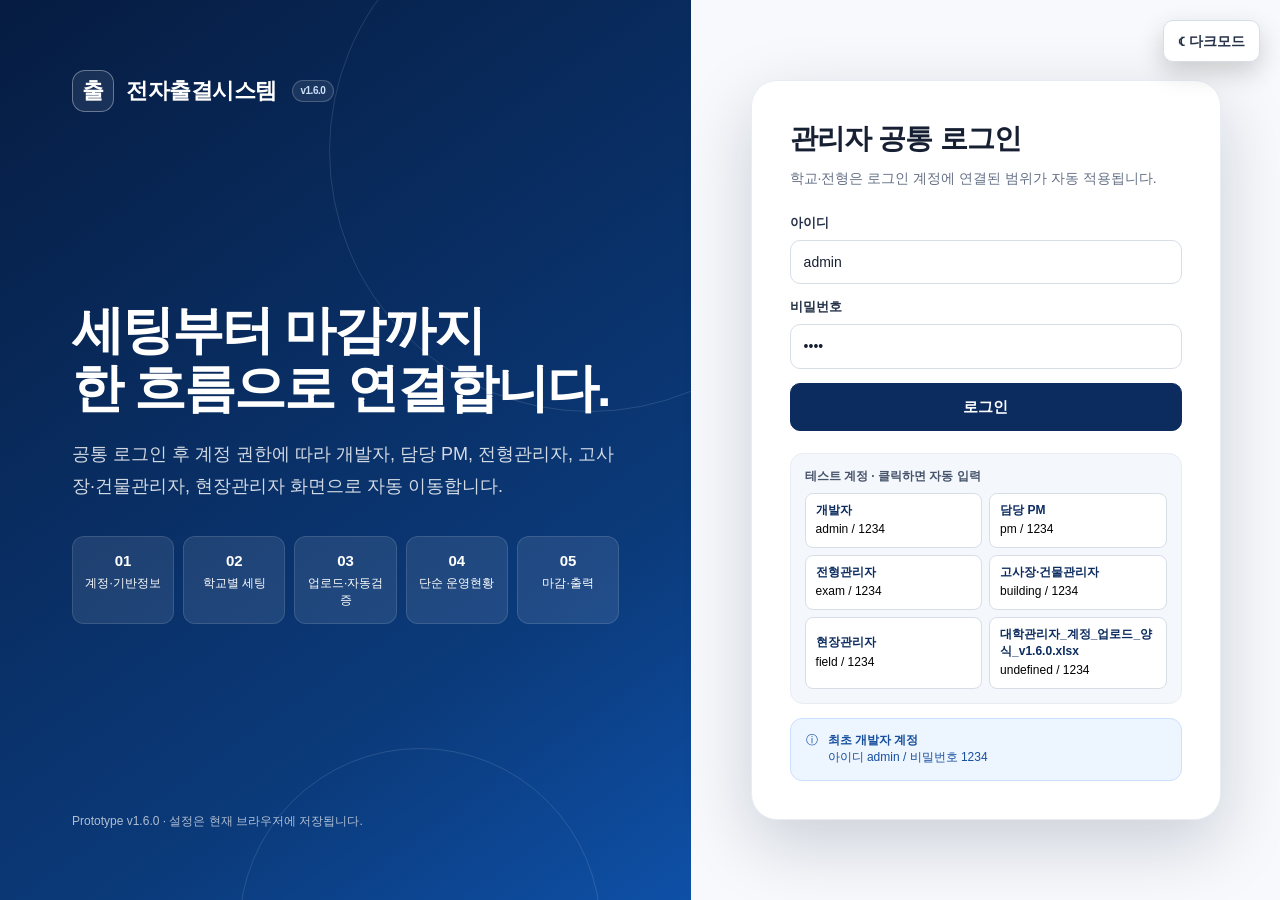
<file: index(5).html>
<!doctype html>
<html lang="ko">
<head>
  <meta charset="utf-8" />
  <meta name="viewport" content="width=device-width, initial-scale=1" />
  <meta name="color-scheme" content="light dark" />
  <title>전자출결시스템 관리자 테스트 페이지 v1.6.0</title>
  <style>
:root {
  --navy:#071d42;
  --navy-2:#0c2c5f;
  --blue:#1267d6;
  --blue-2:#eaf3ff;
  --cyan:#0d9bb8;
  --green:#12a05c;
  --green-soft:#e8f7ef;
  --orange:#f39a18;
  --orange-soft:#fff5df;
  --red:#e43d3d;
  --red-soft:#fff0f0;
  --purple:#7755d9;
  --purple-soft:#f1edff;
  --teal:#0e8f83;
  --teal-soft:#e8f8f6;
  --gray-900:#172033;
  --gray-800:#263247;
  --gray-700:#46536a;
  --gray-600:#657187;
  --gray-500:#8791a4;
  --gray-400:#b6bfce;
  --gray-300:#d8dee8;
  --gray-200:#e8edf4;
  --gray-100:#f4f7fb;
  --white:#fff;
  --shadow:0 10px 30px rgba(12,44,95,.08);
  --radius:16px;
  --sidebar:244px;
  font-family: Pretendard, "Noto Sans KR", "Apple SD Gothic Neo", Arial, sans-serif;
}
*{box-sizing:border-box}
html,body{margin:0;min-height:100%;background:#eef3f9;color:var(--gray-900)}
body{font-size:14px;line-height:1.45}
button,input,select,textarea{font:inherit}
button{cursor:pointer}
a{color:inherit;text-decoration:none}
.hidden{display:none!important}
.muted{color:var(--gray-600)}
.small{font-size:12px}
.tiny{font-size:11px}
.strong{font-weight:800}
.nowrap{white-space:nowrap}
.text-right{text-align:right}
.text-center{text-align:center}
.flex{display:flex}
.flex-1{flex:1}
.items-center{align-items:center}
.justify-between{justify-content:space-between}
.gap-6{gap:6px}.gap-8{gap:8px}.gap-10{gap:10px}.gap-12{gap:12px}.gap-16{gap:16px}.gap-20{gap:20px}
.stack{display:flex;flex-direction:column;gap:14px}

/* Login */
.login-page{min-height:100vh;display:grid;grid-template-columns:1.08fr .92fr;background:linear-gradient(145deg,#061c41 0%,#0b3a7a 55%,#1267d6 100%)}
.login-hero{position:relative;overflow:hidden;padding:70px 72px;color:#fff;display:flex;flex-direction:column;justify-content:space-between}
.login-hero:before,.login-hero:after{content:"";position:absolute;border-radius:999px;border:1px solid rgba(255,255,255,.12)}
.login-hero:before{width:520px;height:520px;right:-160px;top:-110px}
.login-hero:after{width:360px;height:360px;right:90px;bottom:-210px}
.brand{display:flex;align-items:center;gap:12px;font-size:22px;font-weight:900;letter-spacing:-.5px}
.brand-mark{width:42px;height:42px;border:1px solid rgba(255,255,255,.35);border-radius:13px;display:grid;place-items:center;background:rgba(255,255,255,.08)}
.hero-copy{max-width:680px;position:relative;z-index:1}
.hero-copy h1{font-size:52px;line-height:1.12;margin:0 0 22px;letter-spacing:-2px}
.hero-copy p{font-size:18px;line-height:1.75;color:rgba(255,255,255,.82);margin:0;max-width:620px}
.hero-flow{display:grid;grid-template-columns:repeat(5,1fr);gap:9px;margin-top:34px}
.hero-step{padding:13px 10px;border-radius:12px;background:rgba(255,255,255,.09);border:1px solid rgba(255,255,255,.12);font-size:12px;text-align:center}
.hero-step b{display:block;font-size:15px;margin-bottom:3px}
.login-panel{background:#f7f9fc;padding:48px;display:flex;align-items:center;justify-content:center}
.login-card{width:min(470px,100%);background:#fff;border:1px solid var(--gray-200);border-radius:26px;padding:38px;box-shadow:0 24px 70px rgba(1,19,48,.18)}
.login-card h2{font-size:28px;margin:0 0 8px;letter-spacing:-.8px}
.login-card .lead{margin:0 0 26px;color:var(--gray-600)}
.field{display:flex;flex-direction:column;gap:7px}
.field label{font-weight:750;font-size:13px;color:var(--gray-800)}
.input,.select,.textarea{width:100%;border:1px solid var(--gray-300);background:#fff;border-radius:10px;padding:11px 13px;color:var(--gray-900);outline:none;transition:.15s}
.input:focus,.select:focus,.textarea:focus{border-color:var(--blue);box-shadow:0 0 0 3px rgba(18,103,214,.12)}
.textarea{min-height:90px;resize:vertical}
.btn{border:1px solid var(--gray-300);background:#fff;border-radius:10px;padding:10px 14px;font-weight:750;color:var(--gray-800);display:inline-flex;align-items:center;justify-content:center;gap:7px;min-height:40px;transition:.15s}
.btn:hover{transform:translateY(-1px);box-shadow:0 5px 14px rgba(28,45,78,.08)}
.btn-primary{background:var(--navy-2);border-color:var(--navy-2);color:#fff}
.btn-blue{background:var(--blue);border-color:var(--blue);color:#fff}
.btn-green{background:var(--green);border-color:var(--green);color:#fff}
.btn-red{background:var(--red);border-color:var(--red);color:#fff}
.btn-soft{background:var(--gray-100)}
.btn-ghost{background:transparent}
.btn-sm{min-height:32px;padding:6px 10px;font-size:12px;border-radius:8px}
.btn-lg{min-height:48px;padding:12px 18px;font-size:15px}
.btn-block{width:100%}
.demo-box{margin-top:22px;background:var(--gray-100);border-radius:13px;padding:14px;border:1px solid var(--gray-200)}
.demo-title{font-size:12px;font-weight:800;margin-bottom:8px;color:var(--gray-700)}
.demo-list{display:grid;grid-template-columns:repeat(2,1fr);gap:7px}
.demo-account{border:1px solid var(--gray-300);background:#fff;border-radius:8px;padding:8px 10px;text-align:left;font-size:12px}
.demo-account b{display:block;color:var(--navy-2);margin-bottom:2px}

/* App shell */
.shell{min-height:100vh;display:grid;grid-template-columns:var(--sidebar) 1fr;grid-template-rows:64px 1fr}
.topbar{grid-column:1/3;background:var(--navy);color:#fff;display:flex;align-items:center;justify-content:space-between;padding:0 24px;position:sticky;top:0;z-index:50;box-shadow:0 4px 18px rgba(0,0,0,.12)}
.topbar .brand{font-size:18px}
.topbar-actions{display:flex;align-items:center;gap:10px}
.user-chip{display:flex;align-items:center;gap:10px;padding-left:12px;border-left:1px solid rgba(255,255,255,.18)}
.avatar{width:34px;height:34px;border-radius:50%;display:grid;place-items:center;background:#fff;color:var(--navy);font-weight:900}
.sidebar{grid-row:2;background:#0b244b;color:#d9e8ff;padding:18px 14px 28px;position:sticky;top:64px;height:calc(100vh - 64px);overflow:auto}
.role-panel{border-radius:13px;padding:12px;margin-bottom:16px;background:rgba(255,255,255,.06);border:1px solid rgba(255,255,255,.08)}
.role-panel .role-name{font-weight:900;color:#fff;margin-bottom:3px}
.role-dot{width:10px;height:10px;border-radius:50%;display:inline-block;margin-right:7px}
.role-developer{--role:var(--purple);--role-soft:var(--purple-soft)}
.role-pm{--role:var(--blue);--role-soft:var(--blue-2)}
.role-exam{--role:var(--green);--role-soft:var(--green-soft)}
.role-building{--role:var(--orange);--role-soft:var(--orange-soft)}
.role-field{--role:var(--teal);--role-soft:var(--teal-soft)}
.nav-group{margin:14px 0 5px;padding:0 10px;font-size:11px;color:#7ea2d7;text-transform:uppercase;letter-spacing:.5px;font-weight:800}
.nav-item{width:100%;border:0;color:#c9dbf5;background:transparent;border-radius:10px;padding:10px 11px;display:flex;align-items:center;gap:10px;text-align:left;margin:3px 0;font-weight:700}
.nav-item:hover{background:rgba(255,255,255,.07);color:#fff}
.nav-item.active{background:var(--role,var(--blue));color:#fff;box-shadow:0 7px 18px rgba(0,0,0,.18)}
.nav-icon{width:22px;text-align:center;font-size:16px}
.content{grid-column:2;grid-row:2;padding:24px 26px 44px;min-width:0}
.page-header{display:flex;justify-content:space-between;align-items:flex-start;gap:20px;margin-bottom:18px}
.page-title h1{margin:0;font-size:27px;letter-spacing:-.9px}
.page-title p{margin:7px 0 0;color:var(--gray-600)}
.page-actions{display:flex;gap:8px;flex-wrap:wrap;justify-content:flex-end}

/* components */
.card{background:#fff;border:1px solid var(--gray-200);border-radius:var(--radius);box-shadow:var(--shadow)}
.card-header{padding:17px 18px;border-bottom:1px solid var(--gray-200);display:flex;align-items:center;justify-content:space-between;gap:12px}
.card-title{font-size:16px;font-weight:900;letter-spacing:-.3px}
.card-sub{font-size:12px;color:var(--gray-600);margin-top:3px}
.card-body{padding:18px}
.grid{display:grid;gap:14px}
.grid-2{grid-template-columns:repeat(2,minmax(0,1fr))}
.grid-3{grid-template-columns:repeat(3,minmax(0,1fr))}
.grid-4{grid-template-columns:repeat(4,minmax(0,1fr))}
.grid-5{grid-template-columns:repeat(5,minmax(0,1fr))}
.grid-6{grid-template-columns:repeat(6,minmax(0,1fr))}
.kpi{padding:16px;background:#fff;border:1px solid var(--gray-200);border-radius:14px;display:flex;align-items:center;justify-content:space-between;gap:12px;min-width:0}
.kpi .label{font-size:12px;font-weight:800;color:var(--gray-700)}
.kpi .value{font-size:26px;font-weight:950;line-height:1.15;margin-top:4px;white-space:nowrap}
.kpi .value small{font-size:12px;font-weight:700;margin-left:3px}
.kpi-icon{width:44px;height:44px;border-radius:12px;display:grid;place-items:center;font-size:22px;flex:0 0 auto}
.badge{display:inline-flex;align-items:center;justify-content:center;border-radius:999px;padding:5px 9px;font-size:11px;font-weight:850;white-space:nowrap;border:1px solid transparent}
.badge-blue{background:var(--blue-2);color:var(--blue)}
.badge-green{background:var(--green-soft);color:var(--green)}
.badge-orange{background:var(--orange-soft);color:#d77d00}
.badge-red{background:var(--red-soft);color:var(--red)}
.badge-gray{background:var(--gray-100);color:var(--gray-600);border-color:var(--gray-200)}
.badge-purple{background:var(--purple-soft);color:var(--purple)}
.section-title{font-size:18px;font-weight:900;margin:0 0 12px;letter-spacing:-.4px}
.toolbar{background:#fff;border:1px solid var(--gray-200);border-radius:14px;padding:13px;display:flex;align-items:flex-end;gap:10px;flex-wrap:wrap;margin-bottom:15px}
.toolbar .field{min-width:145px;flex:1}
.toolbar .field.narrow{min-width:120px;max-width:180px}
.toolbar .field.wide{min-width:220px}
.table-wrap{overflow:auto;border:1px solid var(--gray-200);border-radius:12px;background:#fff}
table{width:100%;border-collapse:collapse;min-width:760px}
th,td{padding:10px 12px;border-bottom:1px solid var(--gray-200);text-align:left;vertical-align:middle}
th{background:#f5f8fc;color:var(--gray-700);font-size:12px;font-weight:900;white-space:nowrap;position:sticky;top:0;z-index:2}
td{font-size:12px;color:var(--gray-800)}
tr:last-child td{border-bottom:0}
tr:hover td{background:#fbfdff}
tr.closed td{background:#eef1f5!important;color:#7a8497}
.progress{height:8px;background:#e8edf4;border-radius:999px;overflow:hidden;min-width:80px}
.progress > span{display:block;height:100%;background:var(--green);border-radius:999px}
.progress.orange > span{background:var(--orange)}
.progress.red > span{background:var(--red)}
.progress.blue > span{background:var(--blue)}
.notice{border-radius:12px;padding:13px 15px;display:flex;gap:10px;align-items:flex-start;border:1px solid}
.notice-info{background:#edf5ff;border-color:#cbe0ff;color:#174f9e}
.notice-success{background:var(--green-soft);border-color:#bfe8d1;color:#117545}
.notice-warning{background:var(--orange-soft);border-color:#ffd891;color:#8b5b06}
.notice-danger{background:var(--red-soft);border-color:#ffc7c7;color:#a52626}

/* stepper */
.stepper{display:grid;grid-template-columns:repeat(5,1fr);gap:8px;margin-bottom:15px}
.step{background:#fff;border:1px solid var(--gray-200);border-radius:12px;padding:12px;display:flex;align-items:center;gap:9px;position:relative;min-width:0}
.step.active{border-color:var(--blue);box-shadow:0 0 0 2px rgba(18,103,214,.08)}
.step.done{background:#f0fbf5;border-color:#c7ebd6}
.step-num{width:26px;height:26px;border-radius:50%;display:grid;place-items:center;background:var(--gray-200);font-weight:900;color:var(--gray-700);flex:0 0 auto}
.step.active .step-num{background:var(--blue);color:#fff}.step.done .step-num{background:var(--green);color:#fff}
.step-label{font-weight:850;white-space:nowrap;overflow:hidden;text-overflow:ellipsis}

/* settings */
.setting-row{display:grid;grid-template-columns:1.25fr 1.8fr auto;gap:14px;align-items:center;padding:14px 0;border-bottom:1px solid var(--gray-200)}
.setting-row:last-child{border-bottom:0}
.setting-name{font-weight:850}
.setting-desc{font-size:12px;color:var(--gray-600)}
.switch{position:relative;width:48px;height:26px;display:inline-block}
.switch input{display:none}
.switch span{position:absolute;inset:0;background:#b9c1ce;border-radius:999px;transition:.2s}
.switch span:after{content:"";position:absolute;width:20px;height:20px;left:3px;top:3px;background:#fff;border-radius:50%;box-shadow:0 2px 6px rgba(0,0,0,.2);transition:.2s}
.switch input:checked+span{background:var(--green)}
.switch input:checked+span:after{transform:translateX(22px)}
.tabs{display:flex;gap:6px;border-bottom:1px solid var(--gray-200);padding:0 18px;background:#fff;border-radius:14px 14px 0 0;overflow:auto}
.tab{border:0;background:transparent;padding:13px 12px;color:var(--gray-600);font-weight:800;white-space:nowrap;border-bottom:3px solid transparent}
.tab.active{color:var(--blue);border-bottom-color:var(--blue)}
.term-preview{background:linear-gradient(135deg,#eef5ff,#f9fbff);border:1px solid #d8e7fb;border-radius:14px;padding:18px}
.term-token{display:flex;gap:8px;align-items:center;margin:7px 0}
.term-token .from{min-width:110px;color:var(--gray-600)}
.term-token .to{font-weight:900;color:var(--blue)}

/* Upload */
.dropzone{border:2px dashed #a8c7ef;background:#f6faff;border-radius:16px;padding:28px;text-align:center;transition:.15s}
.dropzone.drag{border-color:var(--blue);background:#eaf3ff}
.dropzone .drop-icon{font-size:34px;margin-bottom:8px}
.validation-pipeline{display:grid;grid-template-columns:repeat(5,1fr);gap:8px;margin-top:14px}
.validation-stage{border:1px solid var(--gray-200);background:#fff;border-radius:11px;padding:10px;text-align:center;font-size:12px;font-weight:800}
.validation-stage.running{border-color:var(--blue);color:var(--blue);background:var(--blue-2)}
.validation-stage.ok{border-color:#bde8cf;color:var(--green);background:var(--green-soft)}
.validation-stage.error{border-color:#ffc7c7;color:var(--red);background:var(--red-soft)}
.mapping-grid{display:grid;grid-template-columns:1fr 1fr 110px;gap:0;border:1px solid var(--gray-200);border-radius:12px;overflow:hidden}
.mapping-grid>div{padding:10px 12px;border-right:1px solid var(--gray-200);border-bottom:1px solid var(--gray-200);font-size:12px}
.mapping-grid>div:nth-child(3n){border-right:0}
.mapping-grid .head{background:#f5f8fc;font-weight:900;color:var(--gray-700)}
.mapping-grid>div:nth-last-child(-n+3){border-bottom:0}
.result-summary{display:grid;grid-template-columns:repeat(4,1fr);gap:10px}
.result-box{border:1px solid var(--gray-200);border-radius:12px;padding:12px;text-align:center;background:#fff}
.result-box b{font-size:23px;display:block}
.error-link{color:var(--red);font-weight:800;text-decoration:underline;text-underline-offset:2px;cursor:pointer}

/* dashboard */
.dashboard-grid{display:grid;grid-template-columns:1.08fr 1.38fr 1fr;gap:14px}
.chart-card{background:#fff;border:1px solid var(--gray-200);border-radius:14px;padding:16px;min-width:0}
.chart-title{font-size:14px;font-weight:900;margin-bottom:12px}
.donut-wrap{display:flex;align-items:center;justify-content:center;gap:22px;min-height:210px}
.donut{width:164px;height:164px;border-radius:50%;background:conic-gradient(var(--green) 0 56%, var(--red) 56% 100%);position:relative;flex:0 0 auto}
.donut:after{content:"";position:absolute;inset:33px;border-radius:50%;background:#fff}
.donut-label{position:absolute;inset:0;display:grid;place-items:center;z-index:1;text-align:center;font-size:12px;color:var(--gray-600)}
.donut-label b{font-size:28px;color:var(--gray-900);display:block;line-height:1.1}
.legend{display:flex;flex-direction:column;gap:9px;min-width:0}
.legend-row{display:flex;align-items:center;gap:8px;font-size:12px;white-space:nowrap}
.legend-dot{width:9px;height:9px;border-radius:50%;flex:0 0 auto}
.segment-bar{display:flex;height:138px;border-radius:14px;overflow:hidden;margin-top:16px}
.segment{display:flex;align-items:center;justify-content:center;text-align:center;color:#fff;font-weight:900;min-width:42px}
.segment small{display:block;font-size:11px;font-weight:700;margin-top:2px}
.room-rank{display:flex;flex-direction:column;gap:9px}
.rank-row{display:grid;grid-template-columns:minmax(115px,1fr) 1.4fr 50px;gap:9px;align-items:center;font-size:12px}
.line-chart{height:210px;position:relative;border-left:1px solid var(--gray-300);border-bottom:1px solid var(--gray-300);background:repeating-linear-gradient(to top,transparent 0,transparent 41px,#edf0f5 42px)}
.line-chart svg{width:100%;height:100%;overflow:visible}
.line-chart-labels{display:flex;justify-content:space-between;font-size:10px;color:var(--gray-500);margin-top:6px}
.incident-cards{display:grid;grid-template-columns:repeat(4,1fr);gap:10px}
.incident-card{display:flex;align-items:center;gap:10px;border:1px solid var(--gray-200);border-radius:12px;padding:12px;background:#fff;min-width:0}
.incident-icon{width:38px;height:38px;border-radius:10px;display:grid;place-items:center;font-size:18px;flex:0 0 auto}
.incident-card b{font-size:19px;display:block}

/* PDF */
.pdf-layout{display:grid;grid-template-columns:1.1fr .9fr;gap:14px}
.align-buttons{display:flex;gap:5px}
.align-btn{width:34px;height:30px;border:1px solid var(--gray-300);background:#fff;border-radius:7px;font-weight:900}
.align-btn.active{background:var(--blue);color:#fff;border-color:var(--blue)}
.preview-sheet{background:#f1f3f6;padding:18px;border-radius:14px;min-height:610px;display:flex;align-items:center;justify-content:center}
.paper{width:100%;max-width:570px;aspect-ratio:1/1.414;background:#fff;box-shadow:0 10px 28px rgba(0,0,0,.13);padding:28px;display:flex;flex-direction:column}
.paper-title{text-align:center;font-size:18px;font-weight:900;margin:12px 0 16px}
.paper-meta{display:flex;justify-content:space-between;font-size:10px;margin-bottom:8px}
.paper-table{width:100%;border-collapse:collapse;min-width:0}
.paper-table th,.paper-table td{border:1px solid #555;padding:4px;font-size:8px;background:#fff;color:#111;position:static}
.paper-footer{margin-top:auto;border-top:1px solid #ddd;padding-top:12px;font-size:10px;display:grid;gap:8px}
.signer-list{max-height:220px;overflow:auto;border:1px solid var(--gray-200);border-radius:10px}
.signer-row{display:grid;grid-template-columns:26px 1fr 100px 100px;gap:8px;align-items:center;padding:9px 10px;border-bottom:1px solid var(--gray-200);font-size:12px}
.signer-row:last-child{border-bottom:0}

/* Modal / toast */
.modal-backdrop{position:fixed;inset:0;background:rgba(7,23,52,.56);z-index:200;display:flex;align-items:center;justify-content:center;padding:24px}
.modal{width:min(760px,100%);max-height:90vh;overflow:auto;background:#fff;border-radius:20px;box-shadow:0 30px 80px rgba(0,0,0,.28)}
.modal-header{padding:18px 20px;border-bottom:1px solid var(--gray-200);display:flex;justify-content:space-between;align-items:center}
.modal-header h3{margin:0;font-size:18px}
.modal-body{padding:20px}
.modal-footer{padding:14px 20px;border-top:1px solid var(--gray-200);display:flex;justify-content:flex-end;gap:8px}
.close-x{width:32px;height:32px;border:0;border-radius:8px;background:var(--gray-100);font-size:18px}
.toast-root{position:fixed;right:22px;bottom:22px;z-index:300;display:flex;flex-direction:column;gap:10px}
.toast{background:#fff;border:1px solid var(--gray-200);border-left:5px solid var(--blue);box-shadow:0 14px 36px rgba(0,0,0,.15);border-radius:11px;padding:12px 14px;min-width:280px;max-width:420px;animation:slideIn .2s ease}
.toast.success{border-left-color:var(--green)}.toast.error{border-left-color:var(--red)}.toast.warning{border-left-color:var(--orange)}
@keyframes slideIn{from{transform:translateY(10px);opacity:0}to{transform:translateY(0);opacity:1}}

/* responsive */
@media(max-width:1200px){
  :root{--sidebar:210px}
  .grid-6{grid-template-columns:repeat(3,1fr)}
  .dashboard-grid{grid-template-columns:1fr 1fr}
  .dashboard-grid>.chart-card:last-child{grid-column:1/3}
  .incident-cards{grid-template-columns:repeat(2,1fr)}
  .pdf-layout{grid-template-columns:1fr}
}
@media(max-width:900px){
  .login-page{grid-template-columns:1fr}.login-hero{display:none}.login-panel{min-height:100vh;padding:24px}
  .shell{grid-template-columns:1fr;grid-template-rows:64px auto 1fr}
  .topbar{grid-column:1;grid-row:1}.sidebar{grid-column:1;grid-row:2;position:static;height:auto;display:flex;gap:6px;overflow:auto;padding:8px}.role-panel,.nav-group{display:none}.nav-item{white-space:nowrap;width:auto;margin:0}
  .content{grid-column:1;grid-row:3;padding:18px}
  .grid-2,.grid-3,.grid-4,.grid-5,.grid-6{grid-template-columns:1fr}
  .dashboard-grid{grid-template-columns:1fr}.dashboard-grid>.chart-card:last-child{grid-column:auto}
  .stepper{grid-template-columns:1fr}
  .validation-pipeline{grid-template-columns:1fr}
  .result-summary{grid-template-columns:repeat(2,1fr)}
  .page-header{flex-direction:column}.page-actions{justify-content:flex-start}
}


/* v1.2.0 additions */
.version-chip{display:inline-flex;align-items:center;border:1px solid rgba(255,255,255,.2);background:rgba(255,255,255,.08);border-radius:999px;padding:3px 8px;font-size:10px;font-weight:850;margin-left:3px;color:#cfe0fa}
.status-test{background:#efe9ff;color:#6844c5;border-color:#d9cdff}
.status-ready{background:var(--orange-soft);color:#c96f00}
.status-open{background:var(--green-soft);color:var(--green)}
.status-closed{background:var(--gray-100);color:var(--gray-600);border-color:var(--gray-200)}
.test-banner{display:inline-flex;align-items:center;gap:5px;border-radius:999px;padding:5px 9px;background:#5f3dc4;color:#fff;font-size:11px;font-weight:850}
.dark-toggle-login{position:fixed;right:20px;top:20px;z-index:20;box-shadow:0 10px 26px rgba(0,0,0,.18)}
.compact-options{display:grid;grid-template-columns:repeat(2,minmax(0,1fr));gap:10px}
.compact-option{display:grid;grid-template-columns:1fr auto;gap:12px;align-items:center;border:1px solid var(--gray-200);border-radius:12px;padding:12px 13px;background:var(--white);min-width:0}
.compact-option .setting-name{font-size:13px;line-height:1.25}
.compact-option .setting-desc{font-size:11px;line-height:1.45;margin-top:4px}
.setting-section{border:1px solid var(--gray-200);border-radius:14px;padding:16px;background:var(--white)}
.setting-section+.setting-section{margin-top:14px}
.setting-section-head{display:flex;justify-content:space-between;align-items:flex-start;gap:12px;margin-bottom:12px}
.setting-section-title{font-size:15px;font-weight:900;margin:0}
.setting-section-desc{font-size:11px;color:var(--gray-600);margin-top:3px}
.incident-box{border:1px solid #ffd1bd;background:#fff8f3;border-radius:14px;padding:16px;margin-top:14px}
.incident-grid{display:grid;grid-template-columns:repeat(4,minmax(0,1fr));gap:9px}
.incident-choice{display:grid;grid-template-columns:1fr auto;align-items:center;gap:8px;background:#fff;border:1px solid #f1d3c5;border-radius:11px;padding:11px;min-width:0}
.validation-grid{display:grid;grid-template-columns:repeat(3,minmax(0,1fr));gap:9px}
.validation-option{display:grid;grid-template-columns:1fr auto;gap:8px;align-items:center;border:1px solid var(--gray-200);background:var(--gray-100);border-radius:11px;padding:10px 11px;min-width:0}
.validation-option b{font-size:12px;display:block}
.validation-option span.desc{font-size:10px;color:var(--gray-600);display:block;margin-top:3px;line-height:1.35}
.org-status-select{min-width:92px;padding:7px 9px;border-radius:8px;border:1px solid var(--gray-300);background:var(--white);color:var(--gray-900);font-weight:750;font-size:12px}
.inline-meta{display:flex;align-items:center;gap:7px;flex-wrap:wrap}
.account-actions{display:flex;gap:6px;flex-wrap:nowrap}
.account-actions .btn{white-space:nowrap}
.pdf-policy-grid{display:grid;grid-template-columns:repeat(2,minmax(0,1fr));gap:8px}
.policy-btn{border:1px solid var(--gray-300);background:var(--white);border-radius:10px;padding:10px 11px;text-align:left;min-height:58px;color:var(--gray-800)}
.policy-btn b{display:block;font-size:12px}
.policy-btn span{display:block;font-size:10px;color:var(--gray-600);margin-top:3px;line-height:1.35}
.policy-btn.active{border-color:var(--blue);box-shadow:0 0 0 2px rgba(18,103,214,.1);background:var(--blue-2)}
.signer-list-compact{display:flex;flex-direction:column;gap:7px;max-height:230px;overflow:auto;padding-right:2px}
.signer-compact{display:grid;grid-template-columns:24px 1fr;gap:8px;align-items:center;border:1px solid var(--gray-200);border-radius:10px;padding:9px 10px;background:var(--white)}
.signer-compact .main{display:flex;align-items:center;gap:7px;flex-wrap:wrap;min-width:0}
.signer-compact b{font-size:12px}
.signer-compact .meta{font-size:11px;color:var(--gray-600)}
.pdf-control-card{border:1px solid var(--gray-200);border-radius:13px;padding:14px;background:var(--white)}
.pdf-control-card+.pdf-control-card{margin-top:10px}
.preview-policy{font-size:9px;padding:5px 7px;border-radius:7px;background:#f1f5fa;color:#32425a;margin-bottom:7px;line-height:1.45}
.paper-signatures{display:grid;gap:5px}
.paper-sign-row{display:grid;grid-template-columns:78px 1fr;gap:6px;align-items:end;border-bottom:1px solid #777;padding:3px 0;font-size:8px}
.paper-sign-row .who{white-space:nowrap;font-weight:700}
.dashboard-simple{display:grid;grid-template-columns:minmax(0,1fr) minmax(0,1fr) minmax(240px,.72fr);gap:14px;margin-top:14px}
.dashboard-simple .chart-card{min-height:310px}
.donut-xl{width:210px;height:210px}
.donut-xl:after{inset:43px}
.donut-xl .donut-label b{font-size:34px}
.room-band-donut{width:210px;height:210px;border-radius:50%;position:relative;flex:0 0 auto}
.room-band-donut:after{content:"";position:absolute;inset:43px;border-radius:50%;background:var(--white)}
.room-band-center{position:absolute;inset:0;display:grid;place-items:center;text-align:center;z-index:1;color:var(--gray-600);font-size:11px}
.room-band-center b{display:block;font-size:27px;color:var(--gray-900);line-height:1.05}
.dashboard-mini-list{display:flex;flex-direction:column;gap:9px}
.dashboard-mini-item{border:1px solid var(--gray-200);border-radius:10px;padding:9px 10px;background:var(--gray-100)}
.dashboard-mini-item .top{display:flex;align-items:center;justify-content:space-between;gap:8px;font-size:12px}
.dashboard-mini-item .sub{font-size:10px;color:var(--gray-600);margin-top:4px}
.incident-mini-grid{display:grid;grid-template-columns:repeat(2,1fr);gap:7px;margin-top:10px}
.incident-mini{border:1px solid var(--gray-200);border-radius:10px;padding:9px;background:var(--white);font-size:10px}
.incident-mini b{display:block;font-size:17px;margin-top:2px}
.phone-preview-layout{display:grid;grid-template-columns:minmax(380px,.75fr) minmax(0,1.25fr);gap:18px;align-items:start}
.phone-frame{width:390px;max-width:100%;margin:0 auto;border:10px solid #172033;border-radius:34px;background:#edf2f8;box-shadow:0 24px 60px rgba(0,0,0,.2);overflow:hidden;min-height:720px}
.phone-notch{height:24px;background:#172033;display:flex;align-items:flex-end;justify-content:center}
.phone-notch:after{content:"";width:110px;height:17px;background:#0a0f18;border-radius:0 0 13px 13px}
.mobile-app{padding:0 14px 20px;color:#172033}
.mobile-head{background:#0b244b;color:#fff;margin:0 -14px;padding:15px 14px 13px;display:flex;align-items:center;justify-content:space-between}
.mobile-head b{font-size:15px}
.mobile-head span{font-size:10px;color:#b9cff0}
.mobile-scope{background:#fff;border-radius:13px;padding:12px;margin-top:12px;border:1px solid #dfe5ed}
.mobile-kpis{display:grid;grid-template-columns:repeat(2,1fr);gap:8px;margin-top:10px}
.mobile-kpi{background:#fff;border:1px solid #dfe5ed;border-radius:12px;padding:11px}
.mobile-kpi span{font-size:10px;color:#657187;display:block}
.mobile-kpi b{font-size:22px;display:block;margin-top:3px}
.mobile-room{background:#fff;border:1px solid #dfe5ed;border-radius:13px;padding:12px;margin-top:9px}
.mobile-room-head{display:flex;justify-content:space-between;gap:8px;align-items:center}
.mobile-room-title{font-size:13px;font-weight:900}
.mobile-room-meta{font-size:10px;color:#657187;margin-top:4px}
.mobile-progress{height:8px;background:#e8edf4;border-radius:999px;overflow:hidden;margin-top:10px}
.mobile-progress span{display:block;height:100%;background:#1267d6;border-radius:999px}
.mobile-actions{display:grid;grid-template-columns:repeat(2,1fr);gap:8px;margin-top:10px}
.mobile-btn{border:0;border-radius:11px;padding:12px 8px;font-weight:850;background:#0c2c5f;color:#fff}
.mobile-btn.soft{background:#fff;color:#263247;border:1px solid #d8dee8}
.mobile-bottom{position:sticky;bottom:0;background:#fff;border-top:1px solid #d8dee8;margin:16px -14px -20px;padding:10px 14px;display:grid;grid-template-columns:repeat(4,1fr);text-align:center;font-size:9px;color:#657187}
.mobile-bottom b{display:block;font-size:15px;color:#263247}
.version-note{font-size:10px;color:var(--gray-500);margin-top:7px}



/* v1.4.0 — table header sort & filter */
.table-header-tools{display:flex;align-items:center;justify-content:flex-end;gap:8px;padding:7px 10px;background:#f7f9fc;border-bottom:1px solid var(--gray-200);position:sticky;left:0;z-index:3;min-width:760px}
.table-header-count{font-size:11px;color:var(--gray-600);white-space:nowrap}
.table-header-reset{border:1px solid var(--gray-300);background:var(--white);border-radius:8px;padding:5px 9px;font-size:11px;font-weight:850;color:var(--gray-700);min-height:28px;cursor:pointer}
th.table-smart-head{padding:0!important;position:relative;vertical-align:middle}
.table-head-inner{display:grid;grid-template-columns:minmax(0,1fr) 28px;align-items:stretch;min-height:40px;width:100%}
.table-sort-button{border:0;background:transparent;color:inherit;font:inherit;font-weight:900;text-align:left;padding:8px 4px 8px 10px;display:flex;align-items:center;gap:5px;min-width:0;cursor:pointer}
.table-sort-button:hover{background:rgba(18,103,214,.06)}
.table-head-title{overflow:hidden;text-overflow:ellipsis;white-space:nowrap;min-width:0}
.table-sort-indicator{font-size:11px;color:var(--gray-500);flex:0 0 auto;line-height:1}
.table-sort-button[data-sort-state="asc"] .table-sort-indicator,
.table-sort-button[data-sort-state="desc"] .table-sort-indicator{color:var(--blue);font-weight:1000}
.table-filter-button{border:0;border-left:1px solid var(--gray-200);background:transparent;color:var(--gray-500);font-size:13px;display:grid;place-items:center;cursor:pointer;position:relative;min-width:28px}
.table-filter-button:hover{background:rgba(18,103,214,.08);color:var(--blue)}
.table-filter-button.active{color:var(--blue);background:rgba(18,103,214,.10)}
.table-filter-button.active:after{content:"";position:absolute;right:4px;top:5px;width:5px;height:5px;background:var(--red);border-radius:50%;box-shadow:0 0 0 2px var(--white)}
.column-filter-popover{position:fixed;z-index:9999;width:260px;max-width:calc(100vw - 24px);background:var(--white);border:1px solid var(--gray-300);border-radius:12px;box-shadow:0 18px 46px rgba(22,35,54,.23);overflow:hidden}
.column-filter-popover .pop-head{display:flex;align-items:center;justify-content:space-between;gap:8px;padding:10px 12px;background:var(--gray-100);border-bottom:1px solid var(--gray-200)}
.column-filter-popover .pop-head b{font-size:12px;overflow:hidden;text-overflow:ellipsis;white-space:nowrap}
.column-filter-popover .pop-close{border:0;background:transparent;font-size:17px;line-height:1;color:var(--gray-500);cursor:pointer}
.column-filter-popover .pop-body{padding:11px 12px}
.column-filter-popover label{display:block;font-size:10px;font-weight:850;color:var(--gray-600);margin:0 0 5px}
.column-filter-popover input,.column-filter-popover select{width:100%;height:34px;border:1px solid var(--gray-300);background:var(--white);color:var(--gray-900);border-radius:8px;padding:5px 8px;font-size:11px;outline:none}
.column-filter-popover input:focus,.column-filter-popover select:focus{border-color:var(--blue);box-shadow:0 0 0 2px rgba(18,103,214,.10)}
.column-filter-popover .pop-tip{font-size:10px;color:var(--gray-500);margin-top:7px;line-height:1.45}
.column-filter-popover .pop-actions{display:flex;justify-content:flex-end;gap:7px;padding:9px 12px;border-top:1px solid var(--gray-200);background:var(--gray-100)}
.column-filter-popover .pop-actions button{border:1px solid var(--gray-300);background:var(--white);color:var(--gray-700);border-radius:8px;padding:6px 10px;font-size:11px;font-weight:850;cursor:pointer}
.column-filter-popover .pop-actions .apply{background:var(--blue);border-color:var(--blue);color:#fff}
.table-filter-empty td{padding:18px!important;text-align:center;color:var(--gray-500);background:var(--white)}
body.dark .table-header-tools{background:#182334!important;border-color:var(--gray-200)}
body.dark .table-header-reset{background:#111b2b;color:var(--gray-900);border-color:var(--gray-300)}
body.dark .table-filter-button.active:after{box-shadow:0 0 0 2px #111b2b}
body.dark .column-filter-popover{background:#111b2b;border-color:#3a4659}
body.dark .column-filter-popover .pop-head,body.dark .column-filter-popover .pop-actions{background:#182334;border-color:#283447}
body.dark .column-filter-popover input,body.dark .column-filter-popover select,body.dark .column-filter-popover .pop-actions button{background:#111b2b;color:#f2f5fa;border-color:#3a4659}


/* v1.5.0 — settings continuity, automatic room generation, upload result modal */
.settings-quick-grid{display:grid;grid-template-columns:repeat(2,minmax(0,1fr));gap:10px;margin:12px 0}
.settings-quick-card{display:grid;grid-template-columns:1fr auto;gap:12px;align-items:center;border:1px solid var(--gray-200);border-radius:12px;padding:12px 14px;background:var(--gray-100)}
.room-generator-summary{display:grid;grid-template-columns:repeat(4,1fr);gap:8px;margin:12px 0}
.room-generator-summary>div{border:1px solid var(--gray-200);background:var(--gray-100);border-radius:10px;padding:10px;text-align:center}
.room-generator-summary b{display:block;font-size:18px;color:var(--blue)}
.generator-preview{max-height:240px;overflow:auto;border:1px solid var(--gray-200);border-radius:10px;margin-top:12px}
.generator-preview table{min-width:620px}
.upload-title-actions{display:flex;align-items:center;gap:8px;flex-wrap:wrap}
.incident-filter-bar{display:flex;gap:8px;flex-wrap:wrap;align-items:center;padding:10px 12px;border:1px solid var(--gray-200);border-radius:12px;background:var(--gray-100);margin-bottom:12px}
.incident-filter-btn{border:1px solid var(--gray-300);background:var(--white);color:var(--gray-700);border-radius:999px;padding:8px 12px;font-weight:850;font-size:12px;display:inline-flex;align-items:center;gap:6px}
.incident-filter-btn.active{background:var(--navy-2);border-color:var(--navy-2);color:#fff;box-shadow:0 6px 14px rgba(12,44,95,.16)}
.incident-filter-btn .count{font-size:10px;opacity:.75}
.remaining-seat-pill{display:inline-flex;align-items:center;gap:4px;border-radius:999px;padding:4px 8px;background:var(--teal-soft);color:var(--teal);font-size:10px;font-weight:850}
.dashboard-room-card{margin-top:10px}
.dashboard-simple .donut-wrap{min-height:246px}
.dashboard-simple .chart-card{min-height:296px;padding:14px}
.donut-xl{width:232px;height:232px}
.donut-xl:after{inset:47px}
.donut-xl .donut-label b{font-size:37px}
.room-band-donut{width:232px;height:232px}
.room-band-donut:after{inset:47px}
.room-band-center b{font-size:31px}
.upload-result-modal .mapping-mini{display:grid;grid-template-columns:1fr 1fr;gap:7px;margin-top:10px}
.upload-result-modal .mapping-mini>div{border:1px solid var(--gray-200);border-radius:8px;padding:8px;background:var(--gray-100);font-size:11px}
.upload-result-modal .mapping-mini b{display:block;color:var(--blue);margin-bottom:2px}
body.dark .settings-quick-card,body.dark .incident-filter-bar,body.dark .room-generator-summary>div,body.dark .upload-result-modal .mapping-mini{background:var(--gray-100);border-color:var(--gray-200)}
body.dark .incident-filter-btn{background:var(--white);color:var(--gray-700);border-color:var(--gray-300)}
body.dark .incident-filter-btn.active{background:var(--blue);color:#fff}
@media(max-width:900px){.settings-quick-grid,.room-generator-summary{grid-template-columns:1fr 1fr}}
@media(max-width:520px){.settings-quick-grid,.room-generator-summary{grid-template-columns:1fr}}

/* dark mode */
body.dark{
  --gray-900:#f2f5fa;--gray-800:#dbe3ef;--gray-700:#b9c4d4;--gray-600:#91a0b4;--gray-500:#758399;--gray-400:#536176;--gray-300:#3a4659;--gray-200:#283447;--gray-100:#182334;--white:#111b2b;--shadow:0 10px 30px rgba(0,0,0,.24);
  background:#0b1220;color:var(--gray-900)
}
body.dark .content{background:#0b1220}
body.dark .card,body.dark .kpi,body.dark .chart-card,body.dark .toolbar,body.dark .table-wrap,body.dark .compact-option,body.dark .setting-section,body.dark .validation-option,body.dark .pdf-control-card,body.dark .signer-compact,body.dark .incident-mini{background:var(--white);border-color:var(--gray-200)}
body.dark .input,body.dark .select,body.dark .textarea,body.dark .btn:not(.btn-primary):not(.btn-blue):not(.btn-green):not(.btn-red),body.dark .org-status-select,body.dark .policy-btn,body.dark .align-btn{background:#182334;color:var(--gray-900);border-color:var(--gray-300)}
body.dark th{background:#182334;color:var(--gray-700)}
body.dark td{border-color:var(--gray-200)}
body.dark .tabs{background:var(--white)}
body.dark .login-panel{background:#0b1220}
body.dark .login-card{background:#111b2b;border-color:#283447}
body.dark .demo-box{background:#182334;border-color:#283447}
body.dark .demo-account{background:#111b2b;border-color:#3a4659;color:#dbe3ef}
body.dark .dropzone{background:#101f34;border-color:#365f91}
body.dark .validation-stage,body.dark .result-box{background:#111b2b}
body.dark .mapping-grid .head{background:#182334}
body.dark .mapping-grid>div{border-color:#283447}
body.dark .room-band-donut:after,body.dark .donut:after{background:var(--white)}
body.dark .preview-sheet{background:#070d16}
body.dark .paper,body.dark .paper *{color:#111}
body.dark .paper{background:#fff}
body.dark .incident-box{background:#2a1d18;border-color:#714735}
body.dark .incident-choice{background:#171f2d;border-color:#5a3c31}
body.dark .dashboard-mini-item{background:#182334}
body.dark .phone-preview-layout .card{background:var(--white)}

@media(max-width:1200px){
  .dashboard-simple{grid-template-columns:1fr 1fr}.dashboard-simple>.chart-card:last-child{grid-column:1/3}.validation-grid{grid-template-columns:repeat(2,1fr)}
}
@media(max-width:900px){
  .compact-options,.incident-grid,.validation-grid,.pdf-policy-grid{grid-template-columns:1fr}
  .dashboard-simple{grid-template-columns:1fr}.dashboard-simple>.chart-card:last-child{grid-column:auto}
  .phone-preview-layout{grid-template-columns:1fr}.phone-frame{width:100%;max-width:430px}
  .topbar-actions .user-chip{display:none}.version-chip{display:none}
}
@media(max-width:520px){
  .phone-frame{border-width:0;border-radius:0;min-height:100vh}.phone-notch{display:none}
  .content{padding:12px}.toolbar .field{min-width:100%}.page-title h1{font-size:22px}
}


/* v1.6.0 — compact feature settings, account Excel import, dashboard site scope, close confirmation */
.feature-compact-list{display:flex;flex-direction:column;gap:7px;margin-top:10px;max-width:920px}
.feature-compact-row{display:grid;grid-template-columns:auto minmax(135px,185px) minmax(0,1fr);gap:10px;align-items:center;border:1px solid var(--gray-200);border-radius:11px;padding:9px 11px;background:var(--white);min-width:0}
.feature-compact-row .switch{justify-self:start}
.feature-compact-row .setting-name{font-size:13px;line-height:1.25}
.feature-compact-row .setting-desc{font-size:11px;line-height:1.4;margin:0;color:var(--gray-600)}
.feature-all-control{display:flex;align-items:center;gap:8px;padding:7px 10px;border:1px solid var(--gray-200);border-radius:10px;background:var(--gray-100)}
.account-upload-actions{display:flex;gap:8px;align-items:center;flex-wrap:wrap}
.account-upload-hint{display:flex;align-items:center;gap:8px;margin:0 0 12px;padding:10px 12px;border:1px dashed var(--gray-300);border-radius:11px;background:var(--gray-100);font-size:12px;color:var(--gray-700)}
.site-summary-strip{display:grid;grid-template-columns:minmax(170px,1.25fr) repeat(4,minmax(110px,.7fr));gap:8px;margin:0 0 12px;padding:10px 12px;border:1px solid #cfe0fa;border-radius:12px;background:var(--blue-2)}
.site-summary-strip>div{display:flex;flex-direction:column;gap:2px;min-width:0}
.site-summary-strip span{font-size:10px;color:var(--gray-600)}
.site-summary-strip b{font-size:13px;white-space:nowrap;overflow:hidden;text-overflow:ellipsis}
.rate-only{display:inline-flex;align-items:center;justify-content:center;min-width:68px;border-radius:999px;padding:5px 9px;font-size:11px;font-weight:900;border:1px solid transparent}
.rate-only.high{background:#e8f7ef;color:#0c8b4d;border-color:#bfe8d1}
.rate-only.mid-high{background:#eaf3ff;color:#1267d6;border-color:#cfe0fa}
.rate-only.mid{background:#fff5df;color:#b16d00;border-color:#f5dba6}
.rate-only.low-mid{background:#fff0e7;color:#c35c0a;border-color:#f3c5a7}
.rate-only.low{background:#fff0f0;color:#cf2d2d;border-color:#f0bcbc}
.rate-color-legend{display:flex;align-items:center;gap:8px;flex-wrap:wrap;padding:9px 11px;border:1px solid var(--gray-200);border-radius:10px;background:var(--gray-100);margin-bottom:10px}
.rate-color-legend .legend-title{font-size:11px;font-weight:900;margin-right:2px}
.rate-color-item{display:inline-flex;align-items:center;gap:5px;font-size:10px;color:var(--gray-700)}
.rate-color-dot{width:9px;height:9px;border-radius:50%;display:inline-block}
.reset-code-panel{border:1px solid var(--gray-200);border-radius:12px;padding:12px;background:var(--gray-100);margin-top:12px}
.close-summary-grid{display:grid;grid-template-columns:repeat(4,minmax(0,1fr));gap:8px;margin:12px 0}
.close-summary-box{border:1px solid var(--gray-200);border-radius:10px;padding:10px;background:var(--gray-100)}
.close-summary-box span{display:block;font-size:10px;color:var(--gray-600)}
.close-summary-box b{display:block;font-size:18px;margin-top:3px}
.close-confirm-check{display:flex;gap:9px;align-items:flex-start;border:1px solid #cfe0fa;background:var(--blue-2);border-radius:10px;padding:10px 12px;margin-top:12px;font-size:12px}
.close-confirm-check input{margin-top:2px}
.site-filter-select{min-width:210px}
body.dark .feature-compact-row,body.dark .account-upload-hint,body.dark .feature-all-control,body.dark .rate-color-legend,body.dark .reset-code-panel,body.dark .close-summary-box{background:var(--gray-100);border-color:var(--gray-200)}
body.dark .site-summary-strip,body.dark .close-confirm-check{background:#172a45;border-color:#28496f}
@media(max-width:980px){.site-summary-strip{grid-template-columns:repeat(2,minmax(0,1fr))}.site-summary-strip>div:first-child{grid-column:1/3}.close-summary-grid{grid-template-columns:repeat(2,1fr)}}
@media(max-width:620px){.feature-compact-row{grid-template-columns:auto 1fr}.feature-compact-row .setting-desc{grid-column:2}.site-summary-strip{grid-template-columns:1fr}.site-summary-strip>div:first-child{grid-column:auto}.close-summary-grid{grid-template-columns:1fr}}


/* v1.7.0 */
.settings-feature-validation-grid{display:grid;grid-template-columns:minmax(0,1.1fr) minmax(0,.9fr);gap:14px;align-items:start}
.feature-compact-row:has(input:checked),.validation-option:has(input:checked),.incident-choice:has(input:checked),.settings-quick-card:has(input:checked){border-color:#8db8ef;background:#eef6ff;box-shadow:inset 4px 0 0 var(--blue)}
.feature-compact-row:has(input:not(:checked)),.validation-option:has(input:not(:checked)),.incident-choice:has(input:not(:checked)),.settings-quick-card:has(input:not(:checked)){opacity:.66;background:var(--gray-100)}
body.dark .feature-compact-row:has(input:checked),body.dark .validation-option:has(input:checked),body.dark .incident-choice:has(input:checked),body.dark .settings-quick-card:has(input:checked){background:#17304d;border-color:#3979bf}
.term-disabled{opacity:.5;filter:grayscale(.4)}.term-disabled input{background:var(--gray-200)!important;cursor:not-allowed}.term-disabled-note{font-size:10px;color:var(--gray-600);margin-top:4px}
.align-use-row{display:grid;grid-template-columns:44px minmax(0,1fr) auto;gap:10px;align-items:center;border-bottom:1px solid var(--gray-200);padding:10px 0}.align-use-row:last-child{border-bottom:0}.align-use-row.off{opacity:.5}.answer-sheet-log{margin-top:14px}
@media(max-width:1000px){.settings-feature-validation-grid{grid-template-columns:1fr}}
</style>

</head>
<body>
  <noscript><div style="padding:24px;font-family:Arial,sans-serif">이 테스트 페이지는 JavaScript를 사용합니다. 브라우저에서 JavaScript를 허용해 주세요.</div></noscript>
  <div id="app" aria-live="polite"></div>
  <div id="toast-root" class="toast-root" aria-live="assertive"></div>
  <div id="modal-root"></div>
<script>
/* Electronic Attendance prototype v1.6.0 - static SPA, GitHub Pages ready */
(() => {
  'use strict';

  const APP_VERSION = '1.6.0';


  const EMBEDDED_TEMPLATES = {
    candidate: {name:'수험생_업로드_양식_v1.5.0.xlsx', mime:'application/vnd.openxmlformats-officedocument.spreadsheetml.sheet', data:'UEsDBBQAAAAIAFUX/VzGMENKAQEAAMIBAAAPAAAAeGwvd29ya2Jvb2sueG1stdGxTsMwEAbgV7FuJ45NmlZR0y4srLyBk5wbq7Ed2S5kh0rsDO1QhJCYEG8Ab5TwDoiCWiQWFrbT/dLp03/TeacbconOK2tyYFEMBE1pK2UWOayCPJnAfDbtsivrloW1S9Lpxvisy6EOoc0o9WWNWvjItmg63UjrtAg+sm5BfetQVL5GDLqhPI5TqoUy8Hlvv/WHiRihMYfhdvu+2Q7X98Nm3T/u+rsdkH1+XuXAgLhMVTlcJIxLJjkr2UQmaczhW+X+orJSqhLPbLnSaMIXy2EjgrLG16r1QOgv1+tL//A23Dz1z+sfIn4QncZpIXGMSTEaJyOe/oOIHkujx3/MPgBQSwMEFAAAAAgAVRf9XKqcMTCdAgAACyIAAA0AAAB4bC9zdHlsZXMueG1s5VpLk6IwEP4rVO4rBHUf1jBTs9ZStZe5zBz2GjFgqjoJFaKL8+u3CC/[base64]/slEtgy5xXNGy6m/aL/ifB/3ftjv0V8/5v/w59/jF8YZqYWUi2perUmcmc+62/tzAIa6tynWLQqTC3j8jytJS841J2O6l6ZhnZAAR6z9PAnrLhjwz0NLbHmPte/lx5ykJVpsjQZQGHmUEUjH2gXshxiB33i/i98GtbjHA6AdwBIHMP2Yc0XVPkm45m/jdeXYrfFAOrWTwNm2vtScJtiaJkCvhYKpn0PLBKc1uIlpcNaScWepdBZug2o0FSVOk3DfrLfUKVZcGg8TZrscFnga6HQtSZx/zU5PlOScq+Fwmez+leR+ImmOdQ+k3cZtN8T44BCebuuDg6uaZF1mHXda6HQ2SI7f8YfUCinXWSTM91GuqHQ1tbmctkfvbWZnP8ptEUKXQsC91QQTXt3t6fxNKVzd8jp3B2Y+MYDE994yOK7xOD2iWd8/leR3VBo61Z4uexPK4gO90bdUOhaELj/m+XGms8FPpx3U2k6Oe0m9fR1c+M0TEO38TRMQ1EP3SmFmtLoq1pr5beybwM89JBxhJcVz93KamKa9Wcdt/8AUEsDBBQAAAAIAFUX/Vz1zd5tvgIAAGwKAAATAAAAeGwvdGhlbWUvdGhlbWUxLnhtbL1W3W7bIBh9FcT9auzEjhPVrdo02S46rVr7AsRgmwWwBaRJ334y/o/jqtvU2ReGj3M4B/gAX9+eBAevVGmWywi6VwgCKuOcMJlG8GCSLyG8vbnGK5NRQYHEgkZwnWHz9ekFgpPgUq9wBDNjipXj6DijAuurvKDyJHiSK4GNvspV6hCFj0ymgjseQoEjMJOw7XfDqaDS6DIQc/UcXxAr28jeLT/6Ta+5Aq+YR/DIJMmPL/RkIOBYmzVXEUT2gcC5uXZaFjcT5B5xa5+GWDPI3rNEle5aJtp44dztFCyCmzFwE5Zv16NF4DimsrbTB7t+gEKvAfdQVfFC78uFOzsj9BRmY4VlcO/NhwSLqorz8UC3y82DPyRYVFX0R4Q75N0vZ0OCRVXFYESYb+4W3mZIsKiMM7kfw4NFGAYNvMUkOf92Eb8MArR4aPAdzOmlWtWBNIPE+5EkLKY27wT+lattLo1dZWyYBOatoAmOywTFnO0Uswp4RfFkU6wnmpwzBcHkZ8t1Ck5/6HYihJncgAnj/Nm8cfqorTmdc0a2jHNbsax24otszVUjOAS+wyJ794859Ua5wHPGlrkc1sAxgq63QAj+/YAKpc0D1lmFs03tjpc9mSXy/4OM588/czTO+RzSJKGxmYh01Udt6l4uNv8ruqzkB0PVc0aOYMcP6icmEfQXro8gIEybZgEAYSqC5SSVl8T4xOvimBcZrqLBrHej1HhbbjV7Zq2dc+vDeu14l24/fUtVLHvZMmnqU9FvhoNXGpvvOanvh0X/5mw7GgumCndlXXtPNShyHcF6Vj9go51VvNIZJrQOh12YH0TnDnkTtv1p26nuW6uAH7UXXraHpuzNJuzNPmrP7SXllL+eky4rzwTLeXpH0H6aI5BJgMu/vWZHAB1jTkm5jHUH3WI745Qtz9jmyrC1s1+6JnLzG1BLAwQUAAAACABVF/1cDR656GUAAABzAAAAFAAAAHhsL3NoYXJlZFN0cmluZ3MueG1sBcFRCsMgDADQq0j+Z9w+xpDankXatAomFpMNj7/3lm1ycz8aWrskePoAjmTvR5UrwdfOxwe2dZlR1dzkJhpngmJ2R0TdC3FW32+Sye3sg7Op7+NCvQflQwuRccNXCG/kXAUcrn9QSwMEFAAAAAgAVRf9XKUC7/sgAwAARAwAABgAAAB4bC93b3Jrc2hlZXRzL3NoZWV0MS54bWydl8tu2kAUhl9lNPvisc0tKE7U5k6DVHXTtQvDpfUF2ZPAsk1AQiJVGyVpQIUqvaiJoiyqJJVYkBfCwztUvgAtmXECK3v4z3fOeM5/NGJxuaprYBdbdsk0FChGEATYyJq5klFQ4A7JP0nC5aXFaqpiWm/tIsYEVHXNsFNVBRYJKacEwc4Wsa7aEbOMjaqu5U1LV4kdMa2CYJctrOY8TNcECaG4oKslA7oJvV/XveAXFsjhvLqjkZdmZROXCkWiQDEGgeAGZk3NDp5AL7mbhEBXq96zUsqRogJFCYJiKZfDhgIRBNkdm5j6q0CbpPFxKcCl+XA5wOUJLs6ARwM8Oh8eC/DYBI/OgMcDPD7BkzPgiQBPzFc9GeDJ+fCFAF+Y4PIMuIhGvkGTBPFZEoyNN6fz3GA/wcR7Epolwch87sujEwiTGfKGblUlqruwzAqwvCB33qToCB5PoDenWTfmqQiBrUApDgFRoE0sT9pdoo3W8LRF97uAntadbx3nqAPo50Pa7LpVd/3a4yzP7mUJvs8VV8LE1TBxLUxcDxM3wsTNMHErTEyHic/DxO0wMcMUBa+R//RTekw/JT9VYqqfg5szundFu31m+3jQn0+02WERKxyCNjv06yFtdga/ayxulcd9rzs/DvjcWvhnNX/Su2PniLnV9YdQFrTB26c3Fs51Y9jqsbjNUI7ud53LOovb4nH7Xadeo1+OOZ1L87iz2rB1wiKec4+jRk9vWcQ2h3AuL+j5odO8oB1mzzK8ve1d0fPa8OCAdvvTx3HP8/JjPC/7hZJThSQkxURRjDMtz2HEEM9zELSQkhHT7LwaYgoxgTUugJDI9DYHGJ60nV/9we27tMwGN3hHJsoy4hTb5BVrfxj0es7HNtPY3N6gBBLZhdIchjZatNlx6n3aOGNam8d1e84Vc1y3OcTg+o623g9P2oMb5thlHji+yJtygelrYeqm1rFVwCtY8y/x8QpYOO/ezSn3ZvCvgv8jy2oBZ1SrUDJsoOE8USCKJCCw/Nnw3olZ9t5iELw2CTH10aqI1Ry23JUMQd40yXjhVxr/IVj6C1BLAwQUAAAACABVF/1caVPRpAYFAADAFAAAGAAAAHhsL3dvcmtzaGVldHMvc2hlZXQyLnhtbLWY32/iRhDH/5WVn9tg8yO/dOTUK6nSSpFOfanSNxocoAUcgZPwmF5MRQNVyF1cjIpT0pLkmkYqCSQiKvcPecf/Q7U2AV+y40CkPrHG/s6MP7uendkXL4vZDNmW84W0kosK0owoEDm3riTSuWRU2FI3Pp0XXi69KC7uKPkfCilZVkkxm8kVFotRIaWqm4uBQGE9JWfjhRllU84Vs5kNJZ+Nq4UZJZ8MFDbzcjzhyLKZQFAUZwPZeDonMIPOv184D7/Ok4S8Ed/KqF8rOytyOplSo4IUEUiAPbiuZArDX5JNsyAFko0Xnd+ddEJNRQVpXiCpdCIh56KCKJD1rYKqZL8Z3hubceXBoTw4lgenkIeG8tBIHprGe3goD4/kQXEKeWQoj4zk4SflgTFDB3osrsbZRV7ZIXn2kOOBDT+TBFJwTapRoaDmnVvbS/DvJf19QC9KzNa2a3EkeoWIbF2DsgH1S3q7y9N9jjnT2oinGKYwylBp8hTLqKJNTw0ClSaBkw7cGR+JAw4bD6KgB1HQtSg9sGh1W/[base64]/lOifVR+YkalhRv5XmIh1SVoU+TAjT68i2u3RSpvQ/TMwd1l4VkebaLXOegDP+ibYShs+HNF3/AwwO3UGQBRwfAo/VQlobWjp40RAa00yisMZNVt4ODHEuCSJosRFPFE0LMs6PqGxS9hOcGfYukEPNHpiTpRl5zyw556AzcU8NzVmTNE4on/1GF/7sMm2Dr015ovlWtR7g54NrN7uVyGELiLkTO0w6T4H7rwH7jwynWXDrhv0umwbfS7f+an5oooG7JkEKibtalbn7SfErlbBHBD6pkegfUi7N4Telq0Ot0CLIVaDUigkYksYe2fXmf3rzwRaTeuqQ6hRo/tH49gmorvgobvgRxf2TKxcXZia7oI/Xe0KW6qYsPGL1e/TgwaXICKid2XC8rt5n1Ft3YDzXQL6PphVf2yS6K3xRQTcnklLGvx2hBWxmNCHHCZ5ULnyi31EGxTFOVFClh8mmmcb4tklgfLfbMR2yAmWm/RRbyQh3Fqabeh8YtL0xBAJrfRo5Y64zuhFafT94NsPGnDZYIVlaQDlFh+i5FersGrYDeNZNb7kbaZY583ffzSo9/hMp++lMAmcH1pdjfUw0N4luM8YasDs00tuDl/Gw2xYN7WhT0+9Ngk5b3skIf0DvXgP54e08h6a/DoUE/rxC03C7ynPMcyMdf0BjB8ZmC438SzjIT+fpbc/krBG580lnGvulokefkzfJPm7I99++ZqAXmZ13si1U43UO9Z1h0827L9Tz3y/meSTxULxlChMfN8sWbdVOObX8oEHp0ub8aS8Gs8n07kCycgbalQQZ+YEkndP95yxqmw6o4hAvlNUVcneX6XkeELOs6uQQDYURR1duMdZo8PIpf8AUEsDBBQAAAAAAFUX/VwdrP67KAEAACgBAAALAAAAX3JlbHMvLnJlbHPvu788P3htbCB2ZXJzaW9uPSIxLjAiIGVuY29kaW5nPSJ1dGYtOCI/[base64]/1cNnrPMCEBAACRAwAAGgAAAHhsL19yZWxzL3dvcmtib29rLnhtbC5yZWxzzdM9TsMwHAXwq1jeie3EiQNq2oWFtfQCjvN3EtUfke1CejYGjsQVEFChBDGwVGLx8Cw9/fwkv728bnazNegJQhy9azDLKEbglO9G1zf4lPRNjXfbzR6MTKN3cRiniGZrXGzwkNJ0R0hUA1gZMz+Bm63RPliZYuZDTyapjrIHklNakbDswOtOdDhP8JdGr/Wo4N6rkwWXfikmMZ0NRIwOMvSQGkxmc8my2RqMHroG7+uibIXuKip4wVstMSJXA6UBLKw9n9HXyZaqUkhR1DVrGfBSF9dUxUEG6B5TGF3/c63l1YKXdxRuRUVZKzhXeXVN3rMPxzgApDXtO/54AEBarsdZrpnOmWK15hXN/wEvX/AKWrUaBPC2FLy8rEdWH2v7DlBLAwQUAAAACABVF/1coTvPThsBAADcAwAAEwAAAFtDb250ZW50X1R5cGVzXS54bWy1k0FOwzAQRa8SeYtit10ghJJ2AWwBCS5gOZPEqj22PJOSno0FR+IKqC6qACFFVduNZzN+7//FfL5/[base64]/ZQCzU6Rbx1QPLMDTN0Ss09eNi/85MDZMxk2V4naF44WezO3vkneyrIW0jr/JFUHqf3/x3mwD82yOLiQVS+1eUXUEsBAhQDFAAAAAgAVRf9XMYwQ0oBAQAAwgEAAA8AAAAAAAAAAAAAAKSBAAAAAHhsL3dvcmtib29rLnhtbFBLAQIUAxQAAAAIAFUX/VyqnDEwnQIAAAsiAAANAAAAAAAAAAAAAACkgS4BAAB4bC9zdHlsZXMueG1sUEsBAhQDFAAAAAgAVRf9XPXN3m2+AgAAbAoAABMAAAAAAAAAAAAAAKSB9gMAAHhsL3RoZW1lL3RoZW1lMS54bWxQSwECFAMUAAAACABVF/1cDR656GUAAABzAAAAFAAAAAAAAAAAAAAApIHlBgAAeGwvc2hhcmVkU3RyaW5ncy54bWxQSwECFAMUAAAACABVF/1cpQLv+yADAABEDAAAGAAAAAAAAAAAAAAApIF8BwAAeGwvd29ya3NoZWV0cy9zaGVldDEueG1sUEsBAhQDFAAAAAgAVRf9XGlT0aQGBQAAwBQAABgAAAAAAAAAAAAAAKSB0goAAHhsL3dvcmtzaGVldHMvc2hlZXQyLnhtbFBLAQIUAxQAAAAAAFUX/VwdrP67KAEAACgBAAALAAAAAAAAAAAAAACkgQ4QAABfcmVscy8ucmVsc1BLAQIUAxQAAAAIAFUX/Vw2es8wIQEAAJEDAAAaAAAAAAAAAAAAAACkgV8RAAB4bC9fcmVscy93b3JrYm9vay54bWwucmVsc1BLAQIUAxQAAAAIAFUX/VyhO89OGwEAANwDAAATAAAAAAAAAAAAAACkgbgSAABbQ29udGVudF9UeXBlc10ueG1sUEsFBgAAAAAJAAkASQIAAAQUAAAAAA=='},
    invigilator: {name:'감독관_업로드_양식_v1.5.0.xlsx', mime:'application/vnd.openxmlformats-officedocument.spreadsheetml.sheet', data:'UEsDBBQAAAAIAFUX/[base64]/1j5v+bgNkn58VDCIgNpMFg/NpxEVS4IiHU55MhYBvlf2LypSlFHhqxFqh9l8sizX30mhXycYBob9dw/tL//AxXD/1z90PUXwQxaVIx5MoTUYiTyZJ/g8ieiyNHv8x3wFQSwMEFAAAAAgAVRf9XKqcMTCdAgAACyIAAA0AAAB4bC9zdHlsZXMueG1s5VpLk6IwEP4rVO4rBHUf1jBTs9ZStZe5zBz2GjFgqjoJFaKL8+u3CC/[base64]/slEtgy5xXNGy6m/aL/ifB/3ftjv0V8/5v/w59/jF8YZqYWUi2perUmcmc+62/tzAIa6tynWLQqTC3j8jytJS841J2O6l6ZhnZAAR6z9PAnrLhjwz0NLbHmPte/lx5ykJVpsjQZQGHmUEUjH2gXshxiB33i/i98GtbjHA6AdwBIHMP2Yc0XVPkm45m/jdeXYrfFAOrWTwNm2vtScJtiaJkCvhYKpn0PLBKc1uIlpcNaScWepdBZug2o0FSVOk3DfrLfUKVZcGg8TZrscFnga6HQtSZx/zU5PlOScq+Fwmez+leR+ImmOdQ+k3cZtN8T44BCebuuDg6uaZF1mHXda6HQ2SI7f8YfUCinXWSTM91GuqHQ1tbmctkfvbWZnP8ptEUKXQsC91QQTXt3t6fxNKVzd8jp3B2Y+MYDE994yOK7xOD2iWd8/leR3VBo61Z4uexPK4gO90bdUOhaELj/m+XGms8FPpx3U2k6Oe0m9fR1c+M0TEO38TRMQ1EP3SmFmtLoq1pr5beybwM89JBxhJcVz93KamKa9Wcdt/8AUEsDBBQAAAAIAFUX/Vz1zd5tvgIAAGwKAAATAAAAeGwvdGhlbWUvdGhlbWUxLnhtbL1W3W7bIBh9FcT9auzEjhPVrdo02S46rVr7AsRgmwWwBaRJ334y/o/jqtvU2ReGj3M4B/gAX9+eBAevVGmWywi6VwgCKuOcMJlG8GCSLyG8vbnGK5NRQYHEgkZwnWHz9ekFgpPgUq9wBDNjipXj6DijAuurvKDyJHiSK4GNvspV6hCFj0ymgjseQoEjMJOw7XfDqaDS6DIQc/UcXxAr28jeLT/6Ta+5Aq+YR/DIJMmPL/RkIOBYmzVXEUT2gcC5uXZaFjcT5B5xa5+GWDPI3rNEle5aJtp44dztFCyCmzFwE5Zv16NF4DimsrbTB7t+gEKvAfdQVfFC78uFOzsj9BRmY4VlcO/NhwSLqorz8UC3y82DPyRYVFX0R4Q75N0vZ0OCRVXFYESYb+4W3mZIsKiMM7kfw4NFGAYNvMUkOf92Eb8MArR4aPAdzOmlWtWBNIPE+5EkLKY27wT+lattLo1dZWyYBOatoAmOywTFnO0Uswp4RfFkU6wnmpwzBcHkZ8t1Ck5/6HYihJncgAnj/Nm8cfqorTmdc0a2jHNbsax24otszVUjOAS+wyJ794859Ua5wHPGlrkc1sAxgq63QAj+/YAKpc0D1lmFs03tjpc9mSXy/4OM588/czTO+RzSJKGxmYh01Udt6l4uNv8ruqzkB0PVc0aOYMcP6icmEfQXro8gIEybZgEAYSqC5SSVl8T4xOvimBcZrqLBrHej1HhbbjV7Zq2dc+vDeu14l24/fUtVLHvZMmnqU9FvhoNXGpvvOanvh0X/5mw7GgumCndlXXtPNShyHcF6Vj9go51VvNIZJrQOh12YH0TnDnkTtv1p26nuW6uAH7UXXraHpuzNJuzNPmrP7SXllL+eky4rzwTLeXpH0H6aI5BJgMu/vWZHAB1jTkm5jHUH3WI745Qtz9jmyrC1s1+6JnLzG1BLAwQUAAAACABVF/1cDR656GUAAABzAAAAFAAAAHhsL3NoYXJlZFN0cmluZ3MueG1sBcFRCsMgDADQq0j+Z9w+xpDankXatAomFpMNj7/3lm1ycz8aWrskePoAjmTvR5UrwdfOxwe2dZlR1dzkJhpngmJ2R0TdC3FW32+Sye3sg7Op7+NCvQflQwuRccNXCG/[base64]/N+LgFwRYqGVuuvQl7jaQ07apARUdAikKbGI3SK/Ac6IiIfDMXnztOha1DahoENiOZSHfgDIEzc2AYu91qk3TJLia4upyeD7F81O8sACupbg2xUsL4HqK61NcXQAvpHhhubMXU7y4XPGlFC8t0Dpp+gDET0zVpGa0ILgLSBQU7xDdPlYgCAyoFiCgBgwoiaWttfHZXvhhMD7vA3YwCL+Nwv0RYJ8/st2jKPlWssUky5MHWdJDRGIlS6xmibUscSNLrGeJDa4oxe2Z6ZI60yU1IYqiLj2tctsyDwtPBjyuMo8bX5yGl9s8tCpA2cFZeHTD/hzyoJpov4s9tjviERsi4u8xe3/Kdr+zm0/hPhetz0N5UEN0rO1ReDKIuK+/2MFpeNm/Qz/wND/jaT5JWbqX8pUsK1wzBfHjq374+5rtcDtbEUDseDgxk2ujgJMVeUWW5fiHW2VNACoZXooQRbBHXQDcDr+EP67H5/1neT7YEIBvsk3TZkzThKapXNME8eHZkP3s3x5y36GKCLrsZ5umzTeNW2VNW9w0bVHTtGVN05YyTZ8xTReZ9ugR1zRB/O1wxA53wiu+aQIoIbJ90+f6xi+09gCcnU9ZYj1LbAjq4XdcujfjPUTaqILcZPxPVoCgVjTuy9H0S8bd3ciO2UbPTdJ2/AC4qEUNKOeKEJDkwzK+p7gT3+kQvMWUYu//ykamhUi0ykPQwphOFslOk+/gtX9QSwMEFAAAAAgAVRf9XE1vYiLNAwAA9w0AABgAAAB4bC93b3Jrc2hlZXRzL3NoZWV0Mi54bWytl19v2lYYxr/KK1+vsc2fQKKSaoxU66RV1XYx9dIL5o+GMbKdhEuUmYklSKVdvZgIZ45EOqWimhMICxq92cfxef0dJhtKvMonhKo32Mc+z/Oc98fxOfbDR3WpAnuiopblaobh1zgGxOqOnC9XixlmVys8SDOPth7WN/dl5Se1JIoa1KVKVd2sZ5iSptU2WVbdKYmSoK7JNbFalyoFWZEETV2TlSKr1hRRyAcyqcLGOG6dlYRylfENg6uPg87PFMiLBWG3on0n738tloslLcPwSQZYv+OOXFHnR5DK/iAZkIR6cNwv57VShuHTDJTK+bxYzTAcAzu7qiZLP8zv3drM5LG5PHYrj60gj8/l8YU8wa0gT8zliYU8too8OZcnV0hnbxkG0HOCJvgNRd4Hxe8UJPinX/IMqDNLLcOomhLc2tvCfwbkjyl52/S99maOC1GWIvIMHVsmHg/IuBGl+4oWpvcpSTmawmzhUS9KsU1V9Mm5CXjUAzxzcGL+T8wGbEKIYiFEsZkj/5Gj63TIi6Y7ajzJRUKiyGaQIvEsCwI8sshQd51XX4DXbqM1BXIwAuy/JMNrIOOW60Ryz1GMv+c4PpIhpf88yPv9V0C75146QMwOOXwNT3Lg//G2cTfUeAhqfEmttKkXX5nqsiRAa0Te6JHgaNpJg/[base64]/EQ/57Rso+ted8B1emjdoG2Q4QjQNvCyCV7XQOvmbojrIYjrlMl63aGs31mKAs8c93JE21hoMUMbDwZ41AfiOGgb4LdOLoJdgD7pcxQ3nj7qbdqo9Ruv3YSZELsNIC+6aE09w3Sv2vNl4G6YqRDM1JIq8f1r8ls01dSnUE19VqoUN56nzU7amE/P8Zc2oN4PsoOafbRoTZdu6+kQzfSS6iI5pj+FY/qzcqS4eUaXvJm6o8Y3cQrP9H14+uvl5J07nN6L50aI5wbtEej5nkFp9FfD7MbKCydF8Sz3GGaZ4DoNcuivoQMybsBz9mkkT4rP80iGtM4f3oSeLt9s2I9eymtCUfxWUIrlqgoVsaBlGG4txYAy+ygKzjW5FpwlGfhR1jRZ+tAqiUJeVPxWnIGCLGuLxuwrYPENt/UfUEsDBBQAAAAAAFUX/Vx0c4VbKAEAACgBAAALAAAAX3JlbHMvLnJlbHPvu788P3htbCB2ZXJzaW9uPSIxLjAiIGVuY29kaW5nPSJ1dGYtOCI/[base64]/1c+gAVlCMBAACRAwAAGgAAAHhsL19yZWxzL3dvcmtib29rLnhtbC5yZWxzzdM/TsMwFAbwq0TeiePkpUlQ0y4srKUXcO3nJKr/RLYL6dkYOBJXQBSEEsTAUqmLh8/Sp5+fnt9f39bbyejkGX0YnG0JSzOSoBVODrZrySmqu5psN+sdah4HZ0M/jCGZjLahJX2M4z2lQfRoeEjdiHYyWjlveAyp8x0duTjyDmmeZSvq5x1k2ZnszyP+p9EpNQh8cOJk0MY/immIZ42BJHvuO4wtoZP+ztLJaJI8ypbscg6lakTRFFhAUVckoVcDxR4NLj2X6OtkM5VkUuR1cagUywFKuKYq9NyjfIp+sN3vac2vZjxULAPVgJJVBcD4NXkvzh9DjxiXtJ/48wGIcT69hnEBEkueNRwaIW6Al89XTol6VbEaSnGACg4XHl18rM0HUEsDBBQAAAAIAFUX/VyhO89OGwEAANwDAAATAAAAW0NvbnRlbnRfVHlwZXNdLnhtbLWTQU7DMBBFrxJ5i2K3XSCEknYBbAEJLmA5k8SqPbY8k5KejQVH4gqoLqoAIUVV241nM37v/[base64]/zkwNkzGTZXidoXjhZ7M7e+Sd7KshbSOv8kVQep/f/HebAPzbI4uJBVL7V5RdQSwECFAMUAAAACABVF/1cDEcdWwQBAADCAQAADwAAAAAAAAAAAAAApIEAAAAAeGwvd29ya2Jvb2sueG1sUEsBAhQDFAAAAAgAVRf9XKqcMTCdAgAACyIAAA0AAAAAAAAAAAAAAKSBMQEAAHhsL3N0eWxlcy54bWxQSwECFAMUAAAACABVF/1c9c3ebb4CAABsCgAAEwAAAAAAAAAAAAAApIH5AwAAeGwvdGhlbWUvdGhlbWUxLnhtbFBLAQIUAxQAAAAIAFUX/VwNHrnoZQAAAHMAAAAUAAAAAAAAAAAAAACkgegGAAB4bC9zaGFyZWRTdHJpbmdzLnhtbFBLAQIUAxQAAAAIAFUX/VyqnyiEzQIAADsLAAAYAAAAAAAAAAAAAACkgX8HAAB4bC93b3Jrc2hlZXRzL3NoZWV0MS54bWxQSwECFAMUAAAACABVF/[base64]'}
  };

  const ROLES = {
    developer: {name:'개발자', color:'purple', account:'admin', password:'1234', home:'developer-home'},
    pm: {name:'담당 PM', color:'blue', account:'pm', password:'1234', home:'pm-home'},
    exam: {name:'전형관리자', color:'green', account:'exam', password:'1234', home:'dashboard'},
    building: {name:'고사장·건물관리자', color:'orange', account:'building', password:'1234', home:'dashboard'},
    field: {name:'현장관리자', color:'teal', account:'field', password:'1234', home:'field-attendance'},
    account: {name:'대학관리자_계정_업로드_양식_v1.6.0.xlsx', mime:'application/vnd.openxmlformats-officedocument.spreadsheetml.sheet', data:'UEsDBBQAAAAIAHM3/VynXUtg/gAAAL8BAAAPAAAAeGwvd29ya2Jvb2sueG1stdGxTsMwEAbgV7FuJ07SJG2iul1YWHkDNzk3VmM7sl3IjIrEilDFUiF4BARPRfIQqAW1iImF7XS/dPr033TeqYZcoXXSaAZREAJBXZpK6iWDtRdnE5jPpl1xbexqYcyKdKrRrugY1N63BaWurFFxF5gWdacaYazi3gXGLqlrLfLK1YheNTQOw4wqLjXs7x227jgRzRUy+HjbDM/b4fG2f9n1Dzsgh/CiYhABsYWsGFwKkaSTcY5hFqdJmufwTbJ/IRkhZInnplwr1P7LZLHhXhrtatk6IPQ3ani6Hzavw/auv3n/IYqPogXyUoyycTwSUVKl8T+I6KkxenrG7BNQSwMEFAAAAAgAczf9XC/yIbUNAgAAfxIAAA0AAAB4bC9zdHlsZXMueG1s5VhLb9wgEP4riHvXxttsq1WcKNnKUi+5JIdeWRt7kQawgN148+srg195bJttEqdOfGFmzHx8AwNoOD2vBKAd04YrGWMyCzFiMlUZl0WMtzb/8h2fn51WS2P3wK43jFlUCZBmWcV4Y225DAKTbpigZqZKJisBudKCWjNTughMqRnNTO0mIIjCcBEIyiWuEXMlrUGp2kob46gzucHu0I5CjAnBKKgNkgrmTSuqgVvl7EHv0bZr3/8RQKpAaaSLdYyT5nsedCMYNwgH6Bh/9Yw5QN2W1FqmZcIBUCPf7EsWY6kk6xCbzn91KjTdk+jkaD+jgGeeV7EaRhyuotWJjzi45/[base64]/7qBzN//kv7YFEY4k/8z9i8+k+fvf0l/bApj5ySZaE5OaY/dPn0JNHXxoCR2JfKDmruzo/oVJcZXdSRwv/IdVtjGqf1T0tlvUEsDBBQAAAAIAHM3/Vz1zd5tvgIAAGwKAAATAAAAeGwvdGhlbWUvdGhlbWUxLnhtbL1W3W7bIBh9FcT9auzEjhPVrdo02S46rVr7AsRgmwWwBaRJ334y/o/jqtvU2ReGj3M4B/gAX9+eBAevVGmWywi6VwgCKuOcMJlG8GCSLyG8vbnGK5NRQYHEgkZwnWHz9ekFgpPgUq9wBDNjipXj6DijAuurvKDyJHiSK4GNvspV6hCFj0ymgjseQoEjMJOw7XfDqaDS6DIQc/UcXxAr28jeLT/6Ta+5Aq+YR/DIJMmPL/RkIOBYmzVXEUT2gcC5uXZaFjcT5B5xa5+GWDPI3rNEle5aJtp44dztFCyCmzFwE5Zv16NF4DimsrbTB7t+gEKvAfdQVfFC78uFOzsj9BRmY4VlcO/NhwSLqorz8UC3y82DPyRYVFX0R4Q75N0vZ0OCRVXFYESYb+4W3mZIsKiMM7kfw4NFGAYNvMUkOf92Eb8MArR4aPAdzOmlWtWBNIPE+5EkLKY27wT+lattLo1dZWyYBOatoAmOywTFnO0Uswp4RfFkU6wnmpwzBcHkZ8t1Ck5/6HYihJncgAnj/Nm8cfqorTmdc0a2jHNbsax24otszVUjOAS+wyJ794859Ua5wHPGlrkc1sAxgq63QAj+/YAKpc0D1lmFs03tjpc9mSXy/4OM588/czTO+RzSJKGxmYh01Udt6l4uNv8ruqzkB0PVc0aOYMcP6icmEfQXro8gIEybZgEAYSqC5SSVl8T4xOvimBcZrqLBrHej1HhbbjV7Zq2dc+vDeu14l24/fUtVLHvZMmnqU9FvhoNXGpvvOanvh0X/5mw7GgumCndlXXtPNShyHcF6Vj9go51VvNIZJrQOh12YH0TnDnkTtv1p26nuW6uAH7UXXraHpuzNJuzNPmrP7SXllL+eky4rzwTLeXpH0H6aI5BJgMu/vWZHAB1jTkm5jHUH3WI745Qtz9jmyrC1s1+6JnLzG1BLAwQUAAAACABzN/1cDR656GUAAABzAAAAFAAAAHhsL3NoYXJlZFN0cmluZ3MueG1sBcFRCsMgDADQq0j+Z9w+xpDankXatAomFpMNj7/3lm1ycz8aWrskePoAjmTvR5UrwdfOxwe2dZlR1dzkJhpngmJ2R0TdC3FW32+Sye3sg7Op7+NCvQflQwuRccNXCG/kXAUcrn9QSwMEFAAAAAgAczf9XHwul7lBCQAA6UMAABgAAAB4bC93b3Jrc2hlZXRzL3NoZWV0MS54bWy13F1vU9kVxvGvcnSuWoni9zdEGLV7raWq0khVL9prT+IQq3ac2g6kd7QECQ2qoBKoUAWUixmqSvRimIzKSFz148Qn36E6Tkj2Yv8dyMVcQX7x8nk4G50nsc/2zS/2xqPszmA6G0621/La9WqeDbbXJxvD7dtr+e588xfd/ItbN/du3J1M/zjbGgzm2d54tD27sbeWb83nOzcqldn61mDcn12f7Ay298ajzcl03J/Prk+mtyuznemgv7EcG48q9Wq1XRn3h9t5+YRLteWDfzvNNgab/d3R/HeTu78eDG9vzdfyWivPKuUD1yej2dmf2XhYhsyzcX9v+efd4cZ8ay2vdfNsa7ixMdhey6t5tr47m0/Gfzj73sXTnI7Xz8brF+PNK4w3zsYb5+P1+hXGm2fjzfPxxlWO3jobb12Ev8rR22fj7YujVz81XrlYguWaSX/eL7+YTu5m0+WDyuWqtz8Mny/gcpnXy8f8spZns2Xo+Vo+m0+X37lzq3i2X7w8Wjx9Wh7jzumRzmd+tWLm5dHi9T4NhBUD//jPybNDGhAeWDw6Wjz6MVu8fVoc4IF0xYHu/+Xk/gENGA8cH91bvH7zs+LRQfH1NycPDrLi1ZPF4xc/d09RWZ7o6HyXyz0//V+z+nzXlwcs/2u4Iw72+uNqHc/2iomTF387fvdu8fgFnvEVQ8Xh/snzZ6f/vOLVEzz3K0br1Xr75NmLxYP9xeP9rHj4vHh0kC0evC8eHmbF4X7x9ghXZFWQv74p/vlvXJJVEw+fF4fPKqeDxTd/L/51L1u83T/5+v3Z6mTF/ZfF/neXr1Hjc9aowQm+2h2OyqvvinVaMXX8473T843rtGro+8PyH/rq2//99/i7o8Wb95cv2YpnWXz/7viHJ1lxeFA7f8KskpWr+Lp8RlywxpUXrPFTLljzcxasyQk2h4PRxorVWjFSvDw6eb5fvPoWV2vF0OnE5Uu0avTDWmS/aVbrWSWrHf/wpHiEFyttXnlpmj/l0rSiFWidH6hycY4JA6EQKqE5TCK1o0htikQYCIVQCa19aaROFKlDkQgDoRAqoXUujdSNInUpEmEgFEIltO6lkXpRpB5FIgyEQqiE1rs0Uq0a/5hUpVCoAVVQFdW8psncD3A1TEYaUAVVUc1rmqweJ6tjMtKAKqiKal7TZI04WQOTkQZUQVVU85oma8bJmpiMNKAKqqKa1zRZfIUvf+uDZHiNRxVURTWvabL4Ql/DKz1qQBVURTWvabL4el/DCz5qQBVURTWvabL4sl/+Xg7J8MKPKqiKal7TZPHVv4aXf9SAKqiKal7TX+niDqhjB6AGVEFVVPOaJnO/[base64]/5cvv+fKbvvyuL7/[base64]/+4dt/[base64]/3f98fDTf68+Fke5atT3a3y48GyNNvZvM/7wzW8tFwNs+z2Z+mg83yJtsby7jlo8tPkdgd9Wu38o82k19bvWn52kc7ZPMy4PkT3ax8nOHzUmn9xvK0fJRquan1Wry39dOHS2j5oQo7/duDL/vT28PtWTYabM7X8ur1Tp5NTzcgL/8+n+ws/9bKs68m8/lk/OGrrUF/YzAtv2rk2eZkMj//4nSZzj+149b/AVBLAwQUAAAACABzN/1cO8XZApADAADOCwAAGAAAAHhsL3dvcmtzaGVldHMvc2hlZXQyLnhtbJWWTW/iRhjHv8qjObVSG4N5SRQtWXW7qnqpVPXSswvmRcUY2U7CkWyMhIKqJWoQ0JrISCRVUlZiwVlYKb3k43gef4fKNuuk2RkXTvbY83v+M7+xx37xsqFU4UjW9Ipay5HkToKAXMurhUqtlCOHRvHrPfLy4EVj/[base64]/xYVHCYG115Ih+Q1NPQYt6OQLE7Of4EhhIDrv9/kmSUAPRRk5ohtacOvowOu9o7c3fsJRmBMRr7iEie0BYH9KPzRZ4LccEC9b1L4CdzXDCRN8zQMHbexY/yGEYPJPHPgPgJEjqVgHYlA/mXhev2fiyKEXF0wNHCjUwJw/L2ZwQqerhyW2/8bLLuB45vVuvgp8jB1wFybaPXdxDzg5p4s7oB/a7oztiRMgNyQlIcZ7Sm3iKcWZwMih1yZTUmprSRzCdZr0ehr46UzobQvooEvPLgD7LTp16G2LKYQXP/zNXa3o22G8k/QmTtIcJ/13Xs9mOklv7YSXYZveoPdoRgB3YeObKV5ePSzd9w6d3j+96Q1MvLx6InJyDmja3umI6W6z0HiDmU0MZthBtOPQzkeg8wu02A9XZmuR8VHh1B6Wn1mMLnUmODLBvZvi3EH7BK17OrYg3MCYEnmBi5V71wW0rWQU5q9Qb0iv/TWLt5rdxGqWs3ynJ96pxdSZ3VonL+PNFP+4id7QoIWTc/yLvWvFVok3sbuJid24HeUL7Fh4NvFa/jJ26dvhl0w3nBrrTxfaFg5XTEU8sN+iY4v+boH3pwnRGLDfRdMCbA/Q7j0sn6oDOje9s3v/+QsHCng6QvM9UykvNagrMMrG1PxM+t4m0vc4I3Da7moG9KNJZ006b3sDprZXPPzZYjGVc1nbXVrr7ymOmpAUU+ng9Q3mTLsDejMDvLPQaQMdW+5yhaNVsD500XTn/zBNc8L82kyLwrNftbpUkn+QtFKlpkNVLho5ktjZJaCFRoNzQ60HZxkCv6iGoSqfWmVZKsia30oRKKqqETXCf8Po1/zgX1BLAwQUAAAAAABzN/1ctXzqSigBAAAoAQAACwAAAF9yZWxzLy5yZWxz77u/[base64]/36PJLfX982u9lo9Aw+jM42OE0oRmCl60bbN/gU1V2Fd9vNHrSIo7NhGKeAZqNtaPAQ43RPSJADGBESN4GdjVbOGxFD4nxPJiGPogeSUVoQv+zA6050OE/wn0an1CjhwcmTARv/KCYhnjUEjA7C9xAbTGb9nSWz0Rg9dg3e14WgNOVMVrRgbQsYkauB4gAG1p5L9DXThQp4XZUdb3Nel4zm4pqqMAgP3VP0o+1/X2u5WvIESJ6VjFYtZ1zwa/JenD+GASCuaT/x5wMA4vJ6SjFelTXQIuOM1/UN8LIFrwUhVV6UWa5S1vHswiOrj7X9AFBLAwQUAAAACABzN/1coTvPThsBAADcAwAAEwAAAFtDb250ZW50X1R5cGVzXS54bWy1k0FOwzAQRa8SeYtit10ghJJ2AWwBCS5gOZPEqj22PJOSno0FR+IKqC6qACFFVduNZzN+7//FfL5/[base64]/ZQCzU6Rbx1QPLMDTN0Ss09eNi/85MDZMxk2V4naF44WezO3vkneyrIW0jr/JFUHqf3/x3mwD82yOLiQVS+1eUXUEsBAhQDFAAAAAgAczf9XKddS2D+AAAAvwEAAA8AAAAAAAAAAAAAAKSBAAAAAHhsL3dvcmtib29rLnhtbFBLAQIUAxQAAAAIAHM3/Vwv8iG1DQIAAH8SAAANAAAAAAAAAAAAAACkgSsBAAB4bC9zdHlsZXMueG1sUEsBAhQDFAAAAAgAczf9XPXN3m2+AgAAbAoAABMAAAAAAAAAAAAAAKSBYwMAAHhsL3RoZW1lL3RoZW1lMS54bWxQSwECFAMUAAAACABzN/1cDR656GUAAABzAAAAFAAAAAAAAAAAAAAApIFSBgAAeGwvc2hhcmVkU3RyaW5ncy54bWxQSwECFAMUAAAACABzN/1cfC6XuUEJAADpQwAAGAAAAAAAAAAAAAAApIHpBgAAeGwvd29ya3NoZWV0cy9zaGVldDEueG1sUEsBAhQDFAAAAAgAczf9XDvF2QKQAwAAzgsAABgAAAAAAAAAAAAAAKSBYBAAAHhsL3dvcmtzaGVldHMvc2hlZXQyLnhtbFBLAQIUAxQAAAAAAHM3/Vy1fOpKKAEAACgBAAALAAAAAAAAAAAAAACkgSYUAABfcmVscy8ucmVsc1BLAQIUAxQAAAAIAHM3/VwiMrPaIwEAAJEDAAAaAAAAAAAAAAAAAACkgXcVAAB4bC9fcmVscy93b3JrYm9vay54bWwucmVsc1BLAQIUAxQAAAAIAHM3/VyhO89OGwEAANwDAAATAAAAAAAAAAAAAACkgdIWAABbQ29udGVudF9UeXBlc10ueG1sUEsFBgAAAAAJAAkASQIAAB4YAAAAAA=='}
  };

  const defaultState = {
    schemaVersion:7,
    session:null,
    ui:{uploadType:'candidate',darkMode:false,auditSchool:'all',auditExam:'all',incidentFilter:'all',dashboardSite:'all'},
    school:{id:'dongguk',code:'DGU001',name:'동국대학교'},
    schools:[
      {id:'dongguk',code:'DGU001',name:'동국대학교',status:'사용'},
      {id:'auni',code:'AUNI001',name:'A대학교',status:'사용'},
      {id:'buni',code:'BUNI001',name:'B대학교',status:'사용'}
    ],
    exams:[
      {id:'DGU-2026-SUSI',schoolId:'dongguk',code:'DGU26SUSI',name:'2026학년도 수시 논술',examDate:'2025-11-16',pm:'박상호 PM',status:'테스트'},
      {id:'AUNI-2026-JEONGSI',schoolId:'auni',code:'AUNI26INT',name:'2026학년도 정시 면접',examDate:'2026-01-10',pm:'미배정',status:'준비'},
      {id:'BUNI-2026-TRANSFER',schoolId:'buni',code:'BUNI26TR',name:'2026학년도 편입 필기',examDate:'2025-12-21',pm:'이유진 PM',status:'운영'}
    ],
    selection:'2026학년도 수시 논술',
    terms:{
      examSite:'고사장', examRoom:'고사실', middleManager:'중간관리자',
      examManager:'전형관리자', fieldManager:'현장관리자', incident:'사고자'
    },
    features:{
      closing:true, reserveRoom:true, splitInvigilator:true, answerSheet:true,
      incidentId:true, incidentExit:true, incidentNoise:true, incidentFraud:true,
      photoCompare:true, invigilatorAssignment:false, allowUnassignedInvigilator:true, remainingSeat:true
    },
    validationRules:{
      requiredFields:true,duplicateId:true,roomMatch:true,sessionMatch:true,
      photoMatch:false,invigilatorRole:true,invigilatorRoom:false
    },
    basic:{
      examName:'2026학년도 수시 논술', examDate:'2025-11-16',
      sessions:[
        {use:true,name:'1교시',start:'09:30',end:'11:00',close:'11:20'},
        {use:true,name:'2교시',start:'13:00',end:'14:30',close:'14:50'},
        {use:true,name:'3교시',start:'16:30',end:'18:00',close:'18:20'}
      ]
    },
    pdf:{
      pageSize:30,signaturePolicy:'selected',showRoleLabel:true,footerText:'해당 목록을 평가하였음을 확인합니다.',
      align:{school:'left',date:'right',footer:'center',sign:'right'},use:{school:true,date:true,footer:true,sign:true},selectedSigners:['S001','S002','S099']
    },
    accounts:[
      {id:'pm',name:'박상호 PM',role:'pm',scope:'동국대학교 / 전체 전형',status:'사용',password:'1234'},
      {id:'exam',name:'김민성',role:'exam',scope:'2026 수시 논술 전체',status:'사용',password:'1234'},
      {id:'building',name:'이서준',role:'building',scope:'학림관·혜화관',status:'사용',password:'1234'},
      {id:'field',name:'최유진',role:'field',scope:'학림관 J411 / 1교시',status:'사용',password:'1234'}
    ],
    uploads:{candidate:null,invigilator:null,photos:null},
    generatedRooms:[],
    close:{status:'before',closedAt:null},
    auditLogs:[
      {at:'2025-11-16 08:20',schoolId:'dongguk',examId:'DGU-2026-SUSI',account:'pm',feature:'업로드',target:'수험생 파일',action:'교체·자동검증'},
      {at:'2025-11-16 09:02',schoolId:'dongguk',examId:'DGU-2026-SUSI',account:'field',feature:'출결',target:'학림관 J411',action:'응시 처리'},
      {at:'2025-11-16 10:02',schoolId:'dongguk',examId:'DGU-2026-SUSI',account:'field',feature:'사진',target:'21330061',action:'현장사진 등록'},
      {at:'2025-11-16 18:40',schoolId:'dongguk',examId:'DGU-2026-SUSI',account:'exam',feature:'마감',target:'수시 논술',action:'마감 실행'},
      {at:'2025-12-03 13:20',schoolId:'buni',examId:'BUNI-2026-TRANSFER',account:'pm-b',feature:'세팅',target:'학교별 기능',action:'답안지 관리 ON'}
    ],
    data:{
      total:15928, attended:8914, waiting:0, absent:7014, rate:56.0, incidentCount:60,
      roomCount:271, hallCount:5, buildingCount:12, capacity:16120,
      sessions:[
        {name:'1교시(09:30)',assigned:5273,attended:2937,rate:55.7},
        {name:'2교시(13:00)',assigned:5762,attended:3266,rate:56.7},
        {name:'3교시(16:30)',assigned:4893,attended:2711,rate:55.4}
      ],
      roomBands:[
        {label:'70% 이상',count:9,pct:3.3,color:'#0ea55b'},
        {label:'60~69%',count:91,pct:33.6,color:'#79bf55'},
        {label:'50~59%',count:107,pct:39.5,color:'#f2b31d'},
        {label:'40~49%',count:47,pct:17.3,color:'#f07d16'},
        {label:'40% 미만',count:17,pct:6.3,color:'#e43d3d'}
      ],
      lowRooms:[
        {site:'학림관',room:'J411',session:'1교시',assigned:53,attended:14,absent:39,rate:26.4,progress:100,incident:1,signature:'완료',closed:false},
        {site:'학림관',room:'J308',session:'1교시',assigned:43,attended:13,absent:30,rate:30.2,progress:100,incident:0,signature:'완료',closed:false},
        {site:'학림관',room:'J414',session:'1교시',assigned:53,attended:17,absent:36,rate:32.1,progress:94,incident:1,signature:'미완료',closed:false},
        {site:'학림관',room:'J410',session:'1교시',assigned:53,attended:17,absent:36,rate:32.1,progress:88,incident:0,signature:'완료',closed:false},
        {site:'학림관',room:'J409',session:'1교시',assigned:52,attended:17,absent:35,rate:32.7,progress:82,incident:2,signature:'미완료',closed:false},
        {site:'혜화관',room:'423',session:'1교시',assigned:42,attended:32,absent:10,rate:76.2,progress:100,incident:0,signature:'완료',closed:true},
        {site:'혜화관',room:'431',session:'1교시',assigned:32,attended:24,absent:8,rate:75.0,progress:100,incident:0,signature:'완료',closed:true}
      ],
      incidentTypes:[
        {type:'신분증 미소지',count:57,icon:'🪪'},
        {type:'중도퇴실',count:1,icon:'🚪'},
        {type:'소음발생',count:0,icon:'📣'},
        {type:'부정행위',count:2,icon:'⚠️'}
      ]
    }
  };

  let state = loadState();
  const demoRole = new URLSearchParams(location.search).get('role');
  if (demoRole && ROLES[demoRole]) {
    const names={developer:'개발자',pm:'박상호 PM',exam:'김민성',building:'이서준',field:'최유진'};
    state.session={role:demoRole,id:ROLES[demoRole].account,name:names[demoRole]};
  }
  let route = location.hash.replace(/^#\/?/,'') || (state.session ? ROLES[state.session.role].home : 'login');

  function clone(obj){ return JSON.parse(JSON.stringify(obj)); }
  function loadState(){
    try {
      const saved = JSON.parse(localStorage.getItem('ea-prototype-state') || 'null');
      return saved ? deepMerge(clone(defaultState), saved) : clone(defaultState);
    } catch(e){ return clone(defaultState); }
  }
  function deepMerge(target, source){
    if(!source || typeof source!=='object') return target;
    Object.keys(source).forEach(k=>{
      if(source[k] && typeof source[k]==='object' && !Array.isArray(source[k])) target[k]=deepMerge(target[k]||{},source[k]);
      else target[k]=source[k];
    });
    return target;
  }
  state.pdf.use=Object.assign({school:true,date:true,footer:true,sign:true},state.pdf.use||{});
  function save(){ try{ localStorage.setItem('ea-prototype-state', JSON.stringify(state)); }catch(e){ /* file preview or private mode: keep in memory */ } }
  function reset(){ try{ localStorage.removeItem('ea-prototype-state'); }catch(e){} state=clone(defaultState); route='login'; render(); }
  function esc(v=''){ return String(v).replace(/[&<>'"]/g,c=>({'&':'&amp;','<':'&lt;','>':'&gt;',"'":'&#39;','"':'&quot;'}[c])); }
  function fmt(n){ return Number(n||0).toLocaleString('ko-KR'); }
  function term(key){ return state.terms[key] || key; }
  function roleInfo(){ return state.session ? ROLES[state.session.role] : null; }
  function isRole(...roles){ return state.session && roles.includes(state.session.role); }
  function navTo(r){ route=r; location.hash='#/'+r; render(); window.scrollTo(0,0); }
  function toast(msg,type='info'){
    const root=document.getElementById('toast-root'); const el=document.createElement('div');
    el.className='toast '+type; el.innerHTML=esc(msg); root.appendChild(el); setTimeout(()=>el.remove(),3400);
  }
  function modal(title,body,footer=''){
    const root=document.getElementById('modal-root');
    root.innerHTML=`<div class="modal-backdrop" data-close-modal><section class="modal" role="dialog" aria-modal="true"><div class="modal-header"><h3>${title}</h3><button class="close-x" data-close-modal>×</button></div><div class="modal-body">${body}</div>${footer?`<div class="modal-footer">${footer}</div>`:''}</section></div>`;
    root.querySelectorAll('[data-close-modal]').forEach(el=>el.addEventListener('click',e=>{if(el.classList.contains('modal-backdrop') && e.target!==el)return; closeModal();}));
    root.querySelectorAll('[data-route]').forEach(el=>el.addEventListener('click',()=>{const next=el.dataset.route;closeModal();navTo(next);}));
    enhanceTables(root);
  }
  function closeModal(){ document.getElementById('modal-root').innerHTML=''; }

  const icons={home:'⌂',org:'▦',account:'♙',settings:'⚙',upload:'⇧',dashboard:'◉',incident:'!',close:'🔒',download:'⇩',attendance:'✓',photo:'▣',pdf:'▤',term:'Aa',mobile:'▣',log:'≡'};




  function normalizeTableText(v){ return String(v||'').replace(/\s+/g,' ').trim().toLowerCase(); }
  function tableCellValue(cell){
    if(!cell) return '';
    const select=cell.querySelector('select');
    if(select) return String(select.options[select.selectedIndex]?.text||select.value||'').trim();
    const input=cell.querySelector('input,textarea');
    if(input) return String(input.value||'').trim();
    return String(cell.innerText||cell.textContent||'').replace(/\s+/g,' ').trim();
  }
  function smartTableCompare(a,b){
    const clean=v=>String(v||'').replace(/,/g,'').replace(/\s*(명|건|개|석|실|%)\s*$/,'').trim();
    const ca=clean(a), cb=clean(b);
    const na=Number(ca), nb=Number(cb);
    if(ca!=='' && cb!=='' && Number.isFinite(na) && Number.isFinite(nb)) return na-nb;
    const da=Date.parse(ca.replace(/\./g,'-')), db=Date.parse(cb.replace(/\./g,'-'));
    if(Number.isFinite(da) && Number.isFinite(db) && /\d{4}/.test(ca) && /\d{4}/.test(cb)) return da-db;
    return String(a).localeCompare(String(b),'ko',{numeric:true,sensitivity:'base'});
  }
  function closeColumnFilter(){ document.querySelector('.column-filter-popover')?.remove(); }
  function enhanceTables(root=document){
    const scope=root && root.querySelectorAll ? root : document;
    scope.querySelectorAll('.table-wrap table:not(.paper-table)').forEach(table=>{
      if(table.dataset.filterEnhanced==='2') return;
      if(table.closest('.preview-sheet') || table.closest('.paper')) return;
      const thead=table.tHead, tbody=table.tBodies[0];
      if(!thead || !tbody || !thead.rows.length || !tbody.rows.length) return;
      const headerRow=thead.rows[0];
      const colCount=headerRow.cells.length;
      if(!colCount) return;
      const wrap=table.closest('.table-wrap');
      const originalRows=Array.from(tbody.rows).filter(r=>!r.classList.contains('table-filter-empty'));
      const model={filters:{},sort:null,rows:originalRows};
      table._tableModel=model;

      const tools=document.createElement('div');
      tools.className='table-header-tools';
      tools.innerHTML='<span class="table-header-count"></span><button type="button" class="table-header-reset">정렬·필터 초기화</button>';
      if(wrap) wrap.insertBefore(tools,table);
      const countEl=tools.querySelector('.table-header-count');
      const resetBtn=tools.querySelector('.table-header-reset');

      Array.from(headerRow.cells).forEach((th,i)=>{
        const label=String(th.innerText||th.textContent||`열 ${i+1}`).replace(/\s+/g,' ').trim();
        th.textContent='';
        th.classList.add('table-smart-head');
        th.setAttribute('scope','col');
        const inner=document.createElement('div');inner.className='table-head-inner';
        const sortBtn=document.createElement('button');
        sortBtn.type='button';sortBtn.className='table-sort-button';sortBtn.dataset.sortState='none';
        sortBtn.title=`${label}: 클릭할 때마다 오름차순 → 내림차순 → 기본순서`;
        sortBtn.innerHTML=`<span class="table-head-title">${esc(label)}</span><span class="table-sort-indicator">↕</span>`;
        const filterBtn=document.createElement('button');
        filterBtn.type='button';filterBtn.className='table-filter-button';filterBtn.title=`${label} 필터`;filterBtn.setAttribute('aria-label',`${label} 필터`);filterBtn.innerHTML='⌄';
        inner.append(sortBtn,filterBtn);th.appendChild(inner);

        sortBtn.addEventListener('click',()=>{
          const current=model.sort?.idx===i?model.sort.dir:null;
          const next=current==='asc'?'desc':current==='desc'?null:'asc';
          model.sort=next?{idx:i,dir:next}:null;
          Array.from(headerRow.querySelectorAll('.table-sort-button')).forEach(btn=>{btn.dataset.sortState='none';btn.querySelector('.table-sort-indicator').textContent='↕';});
          if(next){sortBtn.dataset.sortState=next;sortBtn.querySelector('.table-sort-indicator').textContent=next==='asc'?'↑':'↓';}
          applyTableModel(table);
        });
        filterBtn.addEventListener('click',ev=>{
          ev.stopPropagation();
          openColumnFilter(table,i,label,filterBtn);
        });
      });

      resetBtn.addEventListener('click',()=>{
        model.filters={};model.sort=null;
        Array.from(headerRow.querySelectorAll('.table-sort-button')).forEach(btn=>{btn.dataset.sortState='none';btn.querySelector('.table-sort-indicator').textContent='↕';});
        Array.from(headerRow.querySelectorAll('.table-filter-button')).forEach(btn=>btn.classList.remove('active'));
        applyTableModel(table);
      });
      table.dataset.filterEnhanced='2';
      applyTableModel(table);

      function applyTableModel(currentTable){
        const m=currentTable._tableModel;
        let rows=m.rows.slice();
        const active=Object.entries(m.filters).filter(([,v])=>normalizeTableText(v));
        rows.forEach(r=>r.style.display='none');
        rows=rows.filter(row=>active.every(([idx,value])=>normalizeTableText(tableCellValue(row.cells[Number(idx)])).includes(normalizeTableText(value))));
        if(m.sort){
          rows.sort((ra,rb)=>{const c=smartTableCompare(tableCellValue(ra.cells[m.sort.idx]),tableCellValue(rb.cells[m.sort.idx]));return m.sort.dir==='asc'?c:-c;});
        }else{
          rows.sort((a,b)=>m.rows.indexOf(a)-m.rows.indexOf(b));
        }
        rows.forEach(row=>{row.style.display='';tbody.appendChild(row);});
        let empty=tbody.querySelector('.table-filter-empty');
        if(!rows.length){
          if(!empty){empty=document.createElement('tr');empty.className='table-filter-empty';const td=document.createElement('td');td.colSpan=colCount;td.textContent='선택한 필터 조건에 맞는 데이터가 없습니다.';empty.appendChild(td);tbody.appendChild(empty);}
          empty.style.display='';
        }else if(empty){empty.style.display='none';}
        countEl.textContent=`${fmt(rows.length)} / ${fmt(m.rows.length)}건 표시${active.length?` · 필터 ${active.length}개`:''}${m.sort?` · ${m.sort.dir==='asc'?'오름차순':'내림차순'}`:''}`;
      }
    });
  }
  function openColumnFilter(table,idx,label,anchor){
    closeColumnFilter();
    const model=table._tableModel;if(!model)return;
    const values=[...new Set(model.rows.map(row=>tableCellValue(row.cells[idx])).filter(Boolean))].sort((a,b)=>smartTableCompare(a,b)).slice(0,100);
    const pop=document.createElement('section');
    pop.className='column-filter-popover';
    pop.setAttribute('role','dialog');
    pop.innerHTML=`<div class="pop-head"><b>${esc(label)} 필터</b><button type="button" class="pop-close" aria-label="닫기">×</button></div><div class="pop-body"><label>포함할 값</label><input type="search" class="column-filter-text" value="${esc(model.filters[idx]||'')}" placeholder="예: ${esc(values[0]||label)}"><label style="margin-top:9px">목록에서 빠르게 선택</label><select class="column-filter-values"><option value="">직접 입력 또는 전체</option>${values.map(v=>`<option value="${esc(v)}">${esc(v)}</option>`).join('')}</select><div class="pop-tip">상단 제목을 클릭하면 정렬되며, 이 창에서는 해당 열의 포함 조건을 지정합니다.</div></div><div class="pop-actions"><button type="button" class="clear">해제</button><button type="button" class="apply">적용</button></div>`;
    document.body.appendChild(pop);
    const rect=anchor.getBoundingClientRect();
    const width=260;let left=Math.min(rect.left,window.innerWidth-width-12);left=Math.max(12,left);
    let top=rect.bottom+6;if(top+260>window.innerHeight)top=Math.max(12,rect.top-250);
    pop.style.left=`${left}px`;pop.style.top=`${top}px`;
    const input=pop.querySelector('.column-filter-text');
    const select=pop.querySelector('.column-filter-values');
    select.addEventListener('change',()=>{if(select.value)input.value=select.value;});
    const apply=()=>{
      const v=input.value.trim();
      if(v)model.filters[idx]=v;else delete model.filters[idx];
      anchor.classList.toggle('active',!!v);
      closeColumnFilter();
      const reset=table.closest('.table-wrap')?.querySelector('.table-header-reset');
      if(reset){ /* keep tool position stable */ }
      const rows=model.rows; const tbody=table.tBodies[0];
      rows.forEach(r=>r.style.display='none');
      const active=Object.entries(model.filters).filter(([,value])=>normalizeTableText(value));
      let visible=rows.filter(row=>active.every(([col,value])=>normalizeTableText(tableCellValue(row.cells[Number(col)])).includes(normalizeTableText(value))));
      if(model.sort)visible.sort((ra,rb)=>{const c=smartTableCompare(tableCellValue(ra.cells[model.sort.idx]),tableCellValue(rb.cells[model.sort.idx]));return model.sort.dir==='asc'?c:-c;});
      else visible.sort((a,b)=>rows.indexOf(a)-rows.indexOf(b));
      visible.forEach(row=>{row.style.display='';tbody.appendChild(row);});
      let empty=tbody.querySelector('.table-filter-empty');
      if(!visible.length){if(!empty){empty=document.createElement('tr');empty.className='table-filter-empty';const td=document.createElement('td');td.colSpan=table.tHead.rows[0].cells.length;td.textContent='선택한 필터 조건에 맞는 데이터가 없습니다.';empty.appendChild(td);tbody.appendChild(empty);}empty.style.display='';}else if(empty)empty.style.display='none';
      const count=table.closest('.table-wrap')?.querySelector('.table-header-count');
      if(count)count.textContent=`${fmt(visible.length)} / ${fmt(rows.length)}건 표시${active.length?` · 필터 ${active.length}개`:''}${model.sort?` · ${model.sort.dir==='asc'?'오름차순':'내림차순'}`:''}`;
    };
    pop.querySelector('.apply').addEventListener('click',apply);
    pop.querySelector('.clear').addEventListener('click',()=>{input.value='';delete model.filters[idx];anchor.classList.remove('active');apply();});
    pop.querySelector('.pop-close').addEventListener('click',closeColumnFilter);
    input.addEventListener('keydown',e=>{if(e.key==='Enter')apply();if(e.key==='Escape')closeColumnFilter();});
    setTimeout(()=>input.focus(),0);
  }
  document.addEventListener('click',e=>{if(!e.target.closest('.column-filter-popover')&&!e.target.closest('.table-filter-button'))closeColumnFilter();});
  document.addEventListener('keydown',e=>{if(e.key==='Escape')closeColumnFilter();});


  function currentExam(){ return state.exams.find(e=>e.name===state.selection) || state.exams[0]; }
  function schoolById(id){ return state.schools.find(s=>s.id===id) || {id:'',code:'-',name:'미지정'}; }
  function examStatusClass(status){ return status==='테스트'?'status-test':status==='운영'?'status-open':status==='종료'?'status-closed':'status-ready'; }
  function examStatusBadge(status){ return `<span class="badge ${examStatusClass(status)}">${esc(status)}</span>`; }
  function todayText(){ return new Date().toLocaleDateString('ko-KR',{year:'numeric',month:'2-digit',day:'2-digit'}); }
  function managedAccountRoles(){
    if(isRole('developer')) return ['pm'];
    if(isRole('exam')) return ['building','field'];
    return ['exam','building','field'];
  }
  function selectedPreviewSigners(){
    const all=signers();
    if(state.pdf.signaturePolicy==='none') return [];
    if(state.pdf.signaturePolicy==='primary') return all.filter(s=>s.role==='primary' && s.room==='학림관 J411');
    if(state.pdf.signaturePolicy==='all') return all.filter(s=>['primary','sub'].includes(s.role) && s.room==='학림관 J411');
    return all.filter(s=>state.pdf.selectedSigners.includes(s.id));
  }
  function menus(){
    if(isRole('developer')) return [
      ['개발자 업무',[['developer-home','홈','home'],['developer-org','학교·전형 관리','org'],['developer-accounts','담당 PM 계정','account']]],
      ['운영 추적',[['audit','학교별 로그','log']]]
    ];
    if(isRole('pm')) return [
      ['담당 PM 업무',[['pm-home','준비 현황','home'],['accounts','대학 관리자 계정','account'],['settings-basic','학교별 세팅','settings'],['upload','업로드·자동검증','upload'],['dashboard','운영 대시보드','dashboard'],['incidents','특이사항','incident'],['close','마감 관리','close'],['downloads','결과파일','download']]],
      ['설정 바로가기',[['terminology','학교별 명칭','term']]]
    ];
    if(isRole('exam')) return [
      ['전형 운영',[['dashboard','운영 대시보드','dashboard'],['accounts','현장 계정 관리','account'],['incidents','특이사항 학생','incident'],['close','마감·해제','close'],['pdf-output','PDF·서명 출력','pdf'],['downloads','결과파일','download']]]
    ];
    if(isRole('building')) return [
      ['담당 범위 조회',[['dashboard','운영 대시보드','dashboard'],['mobile-operations','모바일 현황','mobile'],['room-list',`${term('examRoom')}별 현황`,'org'],['incidents','특이사항 조회','incident']]]
    ];
    if(isRole('field')) return [
      ['현장 운영',[['field-attendance','출결 입력','attendance'],['mobile-operations','모바일 현장화면','mobile'],['incidents','특이사항 등록','incident'],['photo-compare','사진 비교','photo'],['field-sign','감독관 서명','pdf']]]
    ];
    return [];
  }
  function allowedRoutesFor(role){
    const routes={
      developer:['developer-home','developer-org','developer-accounts','audit'],
      pm:['pm-home','accounts','settings-basic','settings-features','settings-locations','settings-pdf','terminology','upload','dashboard','room-list','incidents','photo-compare','close','downloads'],
      exam:['dashboard','accounts','room-list','incidents','photo-compare','close','pdf-output','downloads'],
      building:['dashboard','mobile-operations','room-list','incidents'],
      field:['field-attendance','mobile-operations','incidents','photo-compare','field-sign']
    };
    return routes[role]||[];
  }
  function routeAllowed(r){ return !state.session || r==='login' || allowedRoutesFor(state.session.role).includes(r); }

  function navItemActive(r){
    if(r==='settings-basic') return ['settings-basic','settings-features','settings-locations','settings-pdf'].includes(route);
    return route===r;
  }

  function shell(content,title,subtitle='',actions=''){
    const role=roleInfo(); const exam=currentExam();
    return `<div class="shell role-${role.color}">
      <header class="topbar">
        <div class="brand"><span class="brand-mark">출</span><span>전자출결시스템</span><span class="version-chip">v${APP_VERSION}</span></div>
        <div class="topbar-actions">
          ${exam?.status==='테스트'&&!isRole('developer')?'<span class="test-banner">● 테스트 전형</span>':''}
          <button class="btn btn-sm btn-ghost" style="color:#fff;border-color:rgba(255,255,255,.25)" data-action="toggle-dark" title="다크모드 전환">${state.ui.darkMode?'☀ 밝게':'☾ 어둡게'}</button>
          <button class="btn btn-sm btn-ghost" style="color:#fff;border-color:rgba(255,255,255,.25)" data-action="reset-demo">초기화</button>
          <div class="user-chip"><div><div class="strong">${esc(state.session.name)}</div><div class="tiny" style="color:#9fb8dc">${esc(role.name)} · ${esc(state.school.name)}</div></div><div class="avatar">${esc(state.session.name.slice(0,1))}</div></div>
          <button class="btn btn-sm btn-ghost" style="color:#fff;border-color:rgba(255,255,255,.25)" data-action="logout">로그아웃</button>
        </div>
      </header>
      <aside class="sidebar">
        <div class="role-panel"><div class="role-name"><span class="role-dot" style="background:var(--role)"></span>${esc(role.name)}</div><div class="tiny">${esc(scopeLabel())}</div><div class="version-note">화면 버전 ${APP_VERSION}</div></div>
        ${menus().map(([group,items])=>`<div class="nav-group">${group}</div>${items.map(([r,label,ic])=>`<button class="nav-item ${navItemActive(r)?'active':''}" data-route="${r}"><span class="nav-icon">${icons[ic]||'•'}</span><span>${esc(label)}</span></button>`).join('')}`).join('')}
      </aside>
      <main class="content">
        <div class="page-header"><div class="page-title"><h1>${title}</h1><p>${subtitle}</p></div><div class="page-actions">${actions}</div></div>
        ${content}
      </main>
    </div>`;
  }
  function scopeLabel(){
    if(isRole('developer')) return '전체 학교·전형 기반정보';
    if(isRole('pm')) return `${state.selection} 준비·운영`;
    if(isRole('exam')) return `${state.selection} 전체`;
    if(isRole('building')) return `${term('examSite')} 학림관·혜화관`;
    return `${term('examRoom')} 학림관 J411`;
  }

  function render(){
    const app=document.getElementById('app');
    document.body.classList.toggle('dark',!!state.ui.darkMode);
    document.documentElement.style.colorScheme=state.ui.darkMode?'dark':'light';
    if(!state.session && route!=='login') route='login';
    if(state.session && route!=='login' && !routeAllowed(route)){
      const denied=shell(`<div class="notice notice-danger"><span>!</span><div><b>접근 권한이 없습니다.</b><br>${esc(roleInfo().name)} 계정의 담당 범위에서 제공되지 않는 화면입니다.</div></div>`,'접근 제한','권한 밖 메뉴와 직접 URL 접근은 서버 권한 기준으로 차단합니다.',`<button class="btn btn-primary" data-route="${ROLES[state.session.role].home}">내 홈으로</button>`);
      app.innerHTML=denied;bindPageEvents();return;
    }
    let html='';
    switch(route){
      case 'login': html=loginPage(); break;
      case 'developer-home': html=developerHome(); break;
      case 'developer-org': html=developerOrg(); break;
      case 'developer-accounts': html=accountPage(true); break;
      case 'pm-home': html=pmHome(); break;
      case 'accounts': html=accountPage(false); break;
      case 'settings-basic': html=settingsPage('basic'); break;
      case 'settings-features': html=settingsPage('features'); break;
      case 'settings-locations': html=settingsPage('locations'); break;
      case 'settings-pdf': html=settingsPage('pdf'); break;
      case 'terminology': html=terminologyPage(); break;
      case 'upload': html=uploadPage(); break;
      case 'dashboard': html=dashboardPage(); break;
      case 'mobile-operations': html=mobileOperationsPage(); break;
      case 'room-list': html=roomListPage(); break;
      case 'answer-sheet-history': html=answerSheetHistoryPage(); break;
      case 'incidents': html=incidentsPage(); break;
      case 'photo-compare': html=photoComparePage(); break;
      case 'field-attendance': html=fieldAttendancePage(); break;
      case 'field-sign': html=fieldSignPage(); break;
      case 'close': html=closePage(); break;
      case 'pdf-output': html=pdfOutputPage(); break;
      case 'downloads': html=downloadsPage(); break;
      case 'audit': html=auditPage(); break;
      default: html=state.session?shell(`<div class="notice notice-warning">접근할 수 없는 화면입니다.</div>`,'접근 제한','','') : loginPage();
    }
    app.innerHTML=html;
    bindPageEvents();
    enhanceTables(app);
  }
  function loginPage(){
    return `<button class="btn dark-toggle-login" data-action="toggle-dark">${state.ui.darkMode?'☀ 밝게':'☾ 다크모드'}</button><div class="login-page">
      <section class="login-hero">
        <div class="brand"><span class="brand-mark">출</span><span>전자출결시스템</span><span class="version-chip">v${APP_VERSION}</span></div>
        <div class="hero-copy"><h1>세팅부터 마감까지<br>한 흐름으로 연결합니다.</h1><p>공통 로그인 후 계정 권한에 따라 개발자, 담당 PM, 전형관리자, ${term('examSite')}·건물관리자, ${term('fieldManager')} 화면으로 자동 이동합니다.</p>
          <div class="hero-flow">${['계정·기반정보','학교별 세팅','업로드·자동검증','단순 운영현황','마감·출력'].map((s,i)=>`<div class="hero-step"><b>0${i+1}</b>${s}</div>`).join('')}</div>
        </div>
        <div class="small" style="color:rgba(255,255,255,.68)">Prototype v${APP_VERSION} · 설정은 현재 브라우저에 저장됩니다.</div>
      </section>
      <section class="login-panel"><div class="login-card">
        <h2>관리자 공통 로그인</h2><p class="lead">학교·전형은 로그인 계정에 연결된 범위가 자동 적용됩니다.</p>
        <form id="login-form" class="stack">
          <div class="field"><label for="login-id">아이디</label><input class="input" id="login-id" autocomplete="username" value="admin" /></div>
          <div class="field"><label for="login-pw">비밀번호</label><input class="input" id="login-pw" type="password" autocomplete="current-password" value="1234" /></div>
          <button class="btn btn-primary btn-lg btn-block" type="submit">로그인</button>
        </form>
        <div class="demo-box"><div class="demo-title">테스트 계정 · 클릭하면 자동 입력</div><div class="demo-list">
          ${Object.entries(ROLES).map(([key,r])=>`<button class="demo-account" data-demo-account="${r.account}"><b>${r.name}</b>${r.account} / 1234</button>`).join('')}
        </div></div>
        <div class="notice notice-info small" style="margin-top:14px"><span>ⓘ</span><div><b>최초 개발자 계정</b><br>아이디 admin / 비밀번호 1234</div></div>
      </div></section>
    </div>`;
  }
  function developerHome(){
    const testCount=state.exams.filter(e=>e.status==='테스트').length;
    const content=`
      <div class="grid grid-4">
        ${kpi('등록 학교',state.schools.length,'개','🏫','var(--purple-soft)','var(--purple)')}
        ${kpi('등록 전형',state.exams.length,'개','▦','var(--blue-2)','var(--blue)')}
        ${kpi('테스트 전형',testCount,'개','T','var(--purple-soft)','var(--purple)')}
        ${kpi('담당 PM',state.accounts.filter(a=>a.role==='pm'&&a.status==='사용').length,'명','♙','var(--green-soft)','var(--green)')}
      </div>
      <div class="grid grid-2" style="margin-top:14px">
        <section class="card"><div class="card-header"><div><div class="card-title">개발자 업무 순서</div><div class="card-sub">학교코드부터 전형·PM·운영 로그까지 기반정보를 관리합니다.</div></div></div><div class="card-body">
          ${processList([
            ['1','학교코드 등록','중복되지 않는 학교코드와 학교명을 등록합니다.'],
            ['2','전형 생성·상태 설정','테스트 상태는 외부 오픈·공유 없이 지정 PM만 시험할 수 있습니다.'],
            ['3','담당 PM 배정','학교와 담당 전형을 PM 계정에 연결합니다.'],
            ['4','학교별 로그 확인','학교·전형을 선택해 설정, 업로드, 마감 이력을 추적합니다.']
          ])}
        </div></section>
        <section class="card"><div class="card-header"><div><div class="card-title">상태별 운영 기준</div><div class="card-sub">전형 상태가 사용자 노출과 운영 가능 범위를 결정합니다.</div></div><button class="btn btn-sm" data-route="developer-org">전체 보기</button></div><div class="card-body">
          ${statusLine('테스트','개발자·지정 PM만 접근 / 외부 공유 없음','purple')}
          ${statusLine('준비','세팅과 업로드 가능 / 운영 오픈 전','orange')}
          ${statusLine('운영','권한 계정에 운영 화면 공개','green')}
          ${statusLine('종료','조회·결과파일만 허용','gray')}
        </div></section>
      </div>`;
    return shell(content,'개발자 홈','학교·전형 기반정보와 테스트 공개 범위를 관리합니다.',`<button class="btn" data-route="audit">학교별 로그</button><button class="btn btn-primary" data-route="developer-org">학교·전형 관리</button>`);
  }
  function developerOrg(){
    const rows=state.exams.map(ex=>({ex,school:schoolById(ex.schoolId)}));
    const content=`<div class="toolbar"><div class="field wide"><label>학교·전형 검색</label><input class="input" placeholder="학교명, 학교코드, 전형코드 검색"></div><div class="field narrow"><label>상태</label><select class="select"><option>전체</option><option>테스트</option><option>준비</option><option>운영</option><option>종료</option></select></div><button class="btn btn-primary" data-action="open-school-modal">+ 학교</button><button class="btn" data-action="open-exam-modal">+ 전형</button></div>
      <div class="notice notice-info" style="margin-bottom:14px"><span>T</span><div><b>테스트 상태</b><br>개발자와 지정된 담당 PM만 접근하며, 운영 계정 공개·외부 공유·마감 알림 대상에서 제외합니다.</div></div>
      <section class="card"><div class="card-header"><div><div class="card-title">학교·전형 목록</div><div class="card-sub">학교코드와 전형코드를 기준으로 실제 등록·상태 변경이 가능합니다.</div></div><span class="badge badge-gray">${rows.length}개 전형</span></div><div class="card-body"><div class="table-wrap"><table style="min-width:1050px"><thead><tr><th>학교코드</th><th>학교</th><th>전형코드</th><th>전형</th><th>시험일</th><th>담당 PM</th><th>상태</th><th>관리</th></tr></thead><tbody>${rows.map(({ex,school})=>`<tr><td><b>${esc(school.code)}</b></td><td>${esc(school.name)}</td><td>${esc(ex.code)}</td><td>${esc(ex.name)}</td><td>${esc(ex.examDate)}</td><td>${esc(ex.pm)}</td><td><select class="org-status-select" data-exam-status="${esc(ex.id)}"><option ${ex.status==='테스트'?'selected':''}>테스트</option><option ${ex.status==='준비'?'selected':''}>준비</option><option ${ex.status==='운영'?'selected':''}>운영</option><option ${ex.status==='종료'?'selected':''}>종료</option></select></td><td><button class="btn btn-sm" data-action="exam-detail" data-exam-id="${esc(ex.id)}">상세</button></td></tr>`).join('')}</tbody></table></div></div></section>`;
    return shell(content,'학교·전형 관리','학교코드를 등록하고 전형 상태를 테스트·준비·운영·종료로 관리합니다.',`<button class="btn" data-action="open-school-modal">학교 등록</button><button class="btn btn-primary" data-action="open-exam-modal">전형 등록</button>`);
  }
  function accountPage(developerOnly){
    const allowed=developerOnly?['pm']:managedAccountRoles();
    const accounts=state.accounts.filter(a=>allowed.includes(a.role));
    const actorTitle=developerOnly?'담당 PM':isRole('exam')?'현장 운영':'대학 관리자';
    const bulkAllowed=!developerOnly&&isRole('pm');
    const bulkActions=bulkAllowed?`<div class="account-upload-actions"><button class="btn" data-action="download-template" data-template-type="account">⇩ 계정 양식</button><button class="btn" data-action="choose-account-excel">⇧ 엑셀 업로드</button><input type="file" id="account-excel-file" accept=".xlsx,.xls,.csv" hidden><button class="btn btn-primary" data-action="open-account-modal">+ 계정 생성</button></div>`:`<button class="btn btn-primary" data-action="open-account-modal">+ 계정 생성</button>`;
    const content=`
      <div class="grid grid-3" style="margin-bottom:14px">${allowed.map(r=>rolePermissionCard(r)).join('')}</div>
      ${bulkAllowed?`<div class="account-upload-hint"><span>ⓘ</span><span><b>대학 관리자 계정 일괄 등록</b> · 아이디, 이름, 역할, 담당 범위, 상태를 양식에 작성해 업로드하면 중복·역할값·필수값을 자동검증합니다. 관리 버튼은 시스템이 자동 생성합니다.</span></div>`:''}
      <section class="card"><div class="card-header"><div><div class="card-title">${actorTitle} 계정 목록</div><div class="card-sub">아이디·역할·담당 범위를 수정할 수 있으며 삭제 대신 사용중지로 이력을 보존합니다.</div></div><span class="badge badge-gray">${accounts.length}개 계정</span></div><div class="card-body"><div class="table-wrap"><table style="min-width:940px"><thead><tr><th>아이디</th><th>이름</th><th>역할</th><th>담당 범위</th><th>상태</th><th>관리</th></tr></thead><tbody>${accounts.map(a=>`<tr><td><b>${esc(a.id)}</b></td><td>${esc(a.name)}</td><td>${roleBadge(a.role)}</td><td>${esc(a.scope)}</td><td><span class="badge ${a.status==='사용'?'badge-green':'badge-gray'}">${esc(a.status)}</span></td><td><div class="account-actions"><button class="btn btn-sm" data-action="edit-account" data-account-id="${esc(a.id)}">수정</button><button class="btn btn-sm ${a.status==='사용'?'':'btn-green'}" data-action="toggle-account" data-account-id="${esc(a.id)}">${a.status==='사용'?'사용중지':'사용재개'}</button></div></td></tr>`).join('')}</tbody></table></div><div class="notice notice-info small" style="margin-top:12px"><span>ⓘ</span><div>계정은 삭제하지 않습니다. 사용중지 시 로그인만 차단하고 변경·마감·다운로드 로그는 유지합니다.</div></div></div></section>`;
    const subtitle=developerOnly?'개발자가 학교·전형 범위를 지정하여 담당 PM을 생성합니다.':isRole('exam')?'전형관리자가 담당 범위의 고사장·건물관리자와 현장관리자 계정을 생성·중지합니다.':'담당 PM이 전형관리자, 고사장·건물관리자, 현장관리자의 아이디·역할·범위를 개별 또는 엑셀로 관리합니다.';
    return shell(content,`${actorTitle} 계정 관리`,subtitle,bulkActions);
  }
  function rolePermissionCard(role){
    const map={
      pm:['담당 PM','계정·세팅·업로드·자동검증·마감','학교 고정 / 담당 전형','전형 마감 가능'],
      exam:['전형관리자','전체 전형 대시보드·사고·마감·해제','담당 전형 전체','마감·해제 가능'],
      building:[`${term('examSite')}·건물관리자`,'배정·응시·응시율·사고 조회','담당 고사장/건물','조회 전용'],
      field:[term('fieldManager'),'출결·특이사항·사진·서명 입력','담당 교시/고사실','현장 입력']
    }[role];
    return `<div class="card role-${ROLES[role].color}" style="border-top:4px solid var(--role)"><div class="card-body"><div class="flex justify-between items-center"><div class="card-title">${map[0]}</div>${roleBadge(role)}</div><div class="small muted" style="margin-top:10px">${map[1]}</div><div class="small" style="margin-top:12px"><b>범위</b> · ${map[2]}<br><b>권한</b> · ${map[3]}</div></div></div>`;
  }

  function pmHome(){
    const exam=currentExam();
    const stages=[
      {name:'계정',done:true,detail:'운영 관리자 배정'},
      {name:'세팅',done:true,detail:'기능·장소·PDF 저장'},
      {name:'업로드',done:false,detail:'파일 자동검증 필요'},
      {name:'운영',done:false,detail:'검증 완료 후 진입'},
      {name:'마감',done:false,detail:'담당 PM 또는 전형관리자 실행'}
    ];
    const content=`
      ${exam?.status==='테스트'?'<div class="notice notice-info" style="margin-bottom:14px"><span>T</span><div><b>현재 전형은 테스트 상태입니다.</b><br>운영 계정에 공개하거나 외부 공유하지 않고 세팅·업로드·화면 흐름을 점검할 수 있습니다.</div></div>':''}
      ${stepper(2)}
      <div class="grid grid-5">${stages.map((s,i)=>`<div class="card"><div class="card-body"><div class="flex justify-between"><span class="badge ${s.done?'badge-green':'badge-gray'}">${s.done?'완료':'대기'}</span><b>0${i+1}</b></div><div class="card-title" style="margin-top:12px">${s.name}</div><div class="small muted" style="margin-top:6px">${s.detail}</div></div></div>`).join('')}</div>
      <div class="grid grid-2" style="margin-top:14px"><section class="card"><div class="card-header"><div><div class="card-title">다음 작업</div><div class="card-sub">파일 선택과 동시에 설정된 검증 규칙을 실행합니다.</div></div></div><div class="card-body"><div class="notice notice-warning"><span>!</span><div><b>업로드 미완료</b><br>수험생 데이터가 운영 기준정보와 매칭되지 않았습니다.</div></div><button class="btn btn-primary btn-block" style="margin-top:13px" data-route="upload">업로드·자동검증 시작</button></div></section>
      <section class="card"><div class="card-header"><div><div class="card-title">학교·전형 적용 범위</div><div class="card-sub">학교는 개발자 배정값이며 PM은 전형만 선택합니다.</div></div></div><div class="card-body">${infoRows([['학교',state.school.name+' ('+state.school.code+')'],['전형',state.selection],['시험일',state.basic.examDate],['전형 상태',exam?.status||'준비']])}</div></section></div>`;
    return shell(content,'담당 PM 준비 현황','세팅과 업로드·자동검증을 완료한 뒤 운영 관리자에게 인계합니다.',`<button class="btn" data-route="settings-basic">세팅</button><button class="btn btn-primary" data-route="upload">업로드·자동검증</button>`);
  }
  function settingsNav(active){
    return `<div class="tabs">${[
      ['basic','기본정보','settings-basic'],['features','기능','settings-features'],['locations','장소','settings-locations'],['pdf','PDF 편집','settings-pdf']
    ].map(([k,l,r])=>`<button class="tab ${active===k?'active':''}" data-route="${r}">${l}</button>`).join('')}</div>`;
  }
  function settingsPage(tab){
    let body='';
    if(tab==='basic') body=settingsBasic();
    if(tab==='features') body=settingsFeatures();
    if(tab==='locations') body=settingsLocations();
    if(tab==='pdf') body=settingsPdf();
    const content=`${stepper(0)}<section class="card">${settingsNav(tab)}<div class="card-body">${body}</div></section>`;
    return shell(content,'학교별 세팅',`${state.school.name} · ${state.selection} 운영 기준을 순서대로 설정합니다.`,`<button class="btn" data-route="terminology">학교별 명칭</button><button class="btn btn-primary" data-action="save-settings">저장</button>`);
  }
  function formatExamDateWithWeekday(v){ const d=new Date(v+'T00:00:00'); return Number.isNaN(d.getTime())?v:`${d.getFullYear()}.${String(d.getMonth()+1).padStart(2,'0')}.${String(d.getDate()).padStart(2,'0')} (${['일','월','화','수','목','금','토'][d.getDay()]})`; }
  function settingsBasic(){
    return `<div class="notice notice-info" style="margin-bottom:14px"><span>ⓘ</span><div><b>학교는 계정 고정값입니다.</b><br>담당 PM은 학교를 변경하지 않고 전형만 선택합니다.</div></div>
      <div class="grid grid-3"><div class="field"><label>학교</label><input class="input" value="${esc(state.school.name)}" disabled></div><div class="field"><label>전형</label><select class="select"><option>${esc(state.selection)}</option></select></div><div class="field"><label>시험일</label><input class="input" type="date" id="exam-date" value="${state.basic.examDate}"><div class="small muted" style="margin-top:6px">예시 표기 · ${formatExamDateWithWeekday(state.basic.examDate)}</div></div></div>
      <h3 class="section-title" style="margin-top:22px">교시 설정 · 최대 3교시</h3>
      <div class="table-wrap"><table style="min-width:720px"><thead><tr><th>사용</th><th>교시명</th><th>시작시간</th><th>종료시간</th><th>출결 마감시간</th><th>입력 기준</th></tr></thead><tbody>${state.basic.sessions.map((s,i)=>`<tr><td><label class="switch"><input type="checkbox" data-session-use="${i}" ${s.use?'checked':''}><span></span></label></td><td><input class="input" data-session-name="${i}" value="${esc(s.name)}"></td><td><input class="input" type="time" data-session-start="${i}" value="${s.start}"></td><td><input class="input" type="time" data-session-end="${i}" value="${s.end}"></td><td><input class="input" type="time" data-session-close="${i}" value="${s.close}"></td><td class="small muted">시작 &lt; 종료 ≤ 출결 마감</td></tr>`).join('')}</tbody></table></div>`;
  }
  function settingsFeatures(){
    const featureRows=[
      ['closing','마감','담당 PM·전형관리자의 전형 마감 기능'],
      ['reserveRoom','예비고사실','현장 이동 대상과 예비 고사실 운영'],
      ['splitInvigilator','정·부 감독관','감독관 역할과 서명 구분'],
      ['answerSheet','답안지','배부·회수·인계 수량 관리'],
      ['allowUnassignedInvigilator','고사실 무배정 허용','감독관을 특정 고사실에 배정하지 않고 등록'],
      ['remainingSeat','잔여좌석 보기','정원 대비 잔여좌석을 운영 화면에 표시'],
      ['photoCompare','사진 비교','사전사진과 현장사진 비교']
    ];
    const validationRows=[
      ['requiredFields','필수값','빈 값 확인'],['duplicateId','중복 ID','수험번호·감독관 ID 중복'],['roomMatch','장소 매칭','등록된 고사실코드 확인'],
      ['sessionMatch','교시·시간','세팅 교시와 시간 확인'],['photoMatch','사진 파일','수험번호와 사진명 매칭'],['invigilatorRole','감독관 역할','정·부·예비 구분 확인'],['invigilatorRoom','감독관 배정','무배정 미허용 학교만 확인']
    ];
    const incidents=[['incidentId','신분증 미소지'],['incidentExit','중도퇴실'],['incidentNoise','소음발생'],['incidentFraud','부정행위']];
    return `<div class="settings-feature-validation-grid"><section class="setting-section"><div class="setting-section-head"><div><h3 class="setting-section-title">학교별 기능</h3><div class="setting-section-desc">사용 중인 기능은 파란색, 미사용 기능은 회색으로 구분합니다.</div></div><label class="feature-all-control"><span class="strong small">전체 기능</span><span class="switch"><input id="feature-all" type="checkbox" ${featureRows.every(([k])=>state.features[k])?'checked':''}><span></span></span></label></div><div class="feature-compact-list">${featureRows.map(([k,n,d])=>`<label class="feature-compact-row"><span class="switch"><input type="checkbox" data-feature="${k}" ${state.features[k]?'checked':''}><span></span></span><span class="setting-name">${n}</span><span class="setting-desc">${d}</span></label>`).join('')}</div></section>
      <section class="setting-section"><div class="setting-section-head"><div><h3 class="setting-section-title">업로드 검증</h3><div class="setting-section-desc">파일 선택 시 켜진 항목만 자동검증합니다.</div></div><span class="badge badge-blue">개별 ON/OFF</span></div><div class="validation-grid">${validationRows.map(([k,n,d])=>`<label class="validation-option"><div><b>${n}</b><span class="desc">${d}</span></div><span class="switch"><input type="checkbox" data-validation="${k}" ${state.validationRules[k]?'checked':''}><span></span></span></label>`).join('')}</div></section></div>
      <section class="incident-box"><div class="setting-section-head"><div><h3 class="setting-section-title">사고유형</h3><div class="setting-section-desc">운영 화면에서 사용할 유형만 별도로 선택합니다. ON인 유형만 특이사항 화면의 버튼으로 표시됩니다.</div></div><span class="badge badge-orange">별도 설정</span></div><div class="incident-grid">${incidents.map(([k,n])=>`<label class="incident-choice"><b>${n}</b><span class="switch"><input type="checkbox" data-feature="${k}" ${state.features[k]?'checked':''}><span></span></span></label>`).join('')}</div></section>`;
  }
  function locationSettingRows(){
    const base=state.data.lowRooms.slice(0,7).map((r,i)=>({site:`본교 ${i<4?'제1':'제2'}${term('examSite')}`,building:r.site,code:String(11080+i),room:r.room,capacity:r.capacity||r.assigned+5,assigned:r.assigned,status:'사용'}));
    return [...base,...(state.generatedRooms||[])];
  }
  function roomRemaining(row){ return Math.max(0,Number(row.capacity||row.assigned||0)-Number(row.assigned||0)); }
  function settingsLocations(){
    const rows=locationSettingRows();
    const generatedCount=(state.generatedRooms||[]).length;
    const totalRooms=state.data.roomCount+generatedCount;
    const totalCapacity=state.data.capacity+(state.generatedRooms||[]).reduce((sum,r)=>sum+Number(r.capacity||0),0);
    return `<div class="grid grid-4" style="margin-bottom:14px">${kpi(`총 ${term('examSite')}`,state.data.hallCount,'개','🏫','var(--blue-2)','var(--blue)')}${kpi('총 건물',state.data.buildingCount,'개','▥','var(--purple-soft)','var(--purple)')}${kpi(`총 ${term('examRoom')}`,totalRooms,'개','▦','var(--green-soft)','var(--green)')}${kpi('총 정원',fmt(totalCapacity),'명','♙','var(--orange-soft)','var(--orange)')}</div>
      <div class="settings-quick-grid"><label class="settings-quick-card"><div><div class="setting-name">감독관 고사실 무배정 허용</div><div class="setting-desc">감독관 업로드 시 교시·고사실을 비워도 정상 등록합니다.</div></div><span class="switch"><input type="checkbox" data-feature="allowUnassignedInvigilator" ${state.features.allowUnassignedInvigilator?'checked':''}><span></span></span></label><label class="settings-quick-card"><div><div class="setting-name">잔여좌석 보기</div><div class="setting-desc">운영 대시보드와 관리자 표에 정원 대비 잔여좌석을 표시합니다.</div></div><span class="switch"><input type="checkbox" data-feature="remainingSeat" ${state.features.remainingSeat?'checked':''}><span></span></span></label></div>
      <section class="card" style="box-shadow:none"><div class="card-header"><div><div class="card-title">장소 목록</div><div class="card-sub">${term('examSite')} → 건물 → ${term('examRoom')} 구조로 등록합니다. 자동생성으로 연속된 호실을 한 번에 만들 수 있습니다.</div></div><div class="flex gap-8"><span class="badge badge-gray">자동생성 ${generatedCount}실</span><button class="btn btn-primary" data-action="open-room-generator">+ ${term('examRoom')} 자동 생성</button></div></div><div class="card-body"><div class="table-wrap"><table><thead><tr><th>${term('examSite')}</th><th>건물</th><th>${term('examRoom')}코드</th><th>${term('examRoom')}</th><th>정원</th>${state.features.remainingSeat?'<th>잔여좌석</th>':''}<th>상태</th><th>관리</th></tr></thead><tbody>${rows.map((r,i)=>`<tr><td>${esc(r.site)}</td><td>${esc(r.building)}</td><td>${esc(r.code)}</td><td><b>${esc(r.room)}</b></td><td>${fmt(r.capacity)}</td>${state.features.remainingSeat?`<td><span class="remaining-seat-pill">${roomRemaining(r)}석</span></td>`:''}<td><span class="badge badge-green">${esc(r.status||'사용')}</span></td><td><button class="btn btn-sm">수정</button></td></tr>`).join('')}</tbody></table></div></div></section>`;
  }
  function settingsPdf(){
    const signerRows=signers().map(s=>`<label class="signer-compact"><input type="checkbox" data-signer="${s.id}" ${state.pdf.selectedSigners.includes(s.id)?'checked':''}><span class="main"><b>${s.name}</b><span class="badge ${s.role==='primary'?'badge-green':s.role==='sub'?'badge-blue':'badge-orange'}">${roleNameKorean(s.role)}</span><span class="meta">${s.room||'무배정 예비감독관'}</span></span></label>`).join('');
    const policies=[
      ['primary','정감독관만','해당 고사실 정감독관 1명'],['all','정·부 감독관','해당 고사실 정·부 모두'],['selected','직접 선택','배정 여부와 관계없이 선택'],['none','서명 미사용','서명 영역을 출력하지 않음']
    ];
    return `<div class="pdf-layout"><div class="stack">
      <section class="pdf-control-card"><div class="setting-section-head"><div><h3 class="setting-section-title">출력 기본</h3><div class="setting-section-desc">페이지 인원과 하단 문구를 설정합니다.</div></div><span class="badge badge-blue">미리보기 즉시 반영</span></div><div class="grid grid-2"><div class="field"><label>페이지당 학생 수</label><div class="flex gap-8">${[20,30,40].map(n=>`<button class="btn ${state.pdf.pageSize===n?'btn-blue':''}" data-pdf-page="${n}">${n}명</button>`).join('')}</div></div><div class="field"><label>하단 문구</label><input class="input" id="pdf-footer-text" value="${esc(state.pdf.footerText)}" placeholder="출력물 하단 안내문구"></div></div></section>
      <section class="pdf-control-card"><div class="setting-section-head"><div><h3 class="setting-section-title">감독관 서명 정책</h3><div class="setting-section-desc">서명 대상과 출력 시 역할명 표시 여부를 설정합니다.</div></div><label class="flex items-center gap-8 strong small"><span>정·부 역할명 표시</span><span class="switch"><input id="pdf-role-label" type="checkbox" ${state.pdf.showRoleLabel?'checked':''}><span></span></span></label></div><div class="pdf-policy-grid" style="margin-top:10px">${policies.map(([v,n,d])=>`<button class="policy-btn ${state.pdf.signaturePolicy===v?'active':''}" data-signature-policy="${v}"><b>${n}</b><span>${d}</span></button>`).join('')}</div><div class="inline-meta" style="margin-top:10px"><span class="badge badge-gray">현재 적용</span><b class="small">${signaturePolicyLabel()}</b><span class="small muted">· ${state.pdf.signaturePolicy==='selected'?'직접 선택 시 모두 감독관으로 표기':`역할명 ${state.pdf.showRoleLabel?'표시':'숨김'}`} · 미리보기 서명자 ${selectedPreviewSigners().length}명</span></div></section>
      <section class="pdf-control-card"><div class="flex justify-between items-center"><div><h3 class="setting-section-title">서명 가능 감독관</h3><div class="setting-section-desc">직접 선택 정책에서 사용하며 예비감독관도 선택할 수 있습니다.</div></div><button class="btn btn-sm" data-action="add-standby">+ 예비감독관</button></div><div class="signer-list-compact" style="margin-top:10px">${signerRows}</div></section>
      <section class="pdf-control-card"><h3 class="setting-section-title">출력 정렬</h3>${alignSetting('school','학교명')}${alignSetting('date','출력일')}${alignSetting('footer','하단 문구')}${alignSetting('sign','감독관 서명')}</section>
    </div><div>${pdfPreview()}</div></div>`;
  }
  function terminologyPage(){
    const hasBuilding=state.accounts.some(a=>a.role==='building'&&a.status==='사용');
    const hasField=state.accounts.some(a=>a.role==='field'&&a.status==='사용');
    const terms=[
      ['examSite','기본 명칭: 고사장','고사장',true],['examRoom','기본 명칭: 고사실','고사실',true],['middleManager','기본 명칭: 중간관리자','복도관리자',hasBuilding],['examManager','기본 명칭: 전형관리자','전형관리자',true],['fieldManager','기본 명칭: 현장관리자','현장관리자',hasField],['incident','기본 명칭: 사고자','특이사항 학생',true]
    ];
    const content=`<div class="grid grid-2"><section class="card"><div class="card-header"><div><div class="card-title">학교별 명칭 수정</div><div class="card-sub">계정이 없는 역할은 회색 음영으로 비활성화됩니다.</div></div></div><div class="card-body stack">${terms.map(([k,l,ph,use])=>`<div class="field ${use?'':'term-disabled'}"><label>${l}</label><input class="input" data-term="${k}" value="${esc(state.terms[k])}" placeholder="${ph}" ${use?'':'disabled'}>${use?'':`<div class="term-disabled-note">해당 역할 계정이 없어 현재 학교에서는 사용하지 않습니다.</div>`}</div>`).join('')}<button class="btn btn-primary" data-action="save-terms">명칭 저장·전체 화면 반영</button></div></section>
      <section class="term-preview"><h3 class="section-title">실시간 적용 예시</h3><div class="notice notice-info"><span>Aa</span><div>저장하면 메뉴, 표 제목, 필터, PDF 출력 문구에 학교별 명칭이 적용됩니다.</div></div>${terms.map(([k,l,ph,use])=>`<div class="term-token ${use?'':'term-disabled'}"><span class="from">${l.split(': ')[1]}</span><span>→</span><span class="to" data-term-preview="${k}">${esc(state.terms[k])}</span></div>`).join('')}<div class="card" style="margin-top:18px"><div class="card-body"><b>화면 문구 예시</b><p class="muted">${term('examSite')} 선택 · ${term('examRoom')}별 응시율 · ${term('middleManager')} 배정 · ${term('incident')} 현황</p></div></div></section></div>`;
    return shell(content,'학교별 명칭 관리','학교에서 사용하는 실제 용어로 메뉴와 화면 문구를 변경합니다.',`<button class="btn btn-primary" data-action="save-terms">저장</button>`);
  }

  function uploadPage(){
    const type=state.ui?.uploadType||'candidate';
    const tabs=`<div class="tabs" style="border-radius:14px 14px 0 0"><button class="tab ${type==='candidate'?'active':''}" data-upload-type="candidate">수험생</button><button class="tab ${type==='invigilator'?'active':''}" data-upload-type="invigilator">감독관</button><button class="tab ${type==='photos'?'active':''}" data-upload-type="photos">사진 ZIP</button></div>`;
    if(type==='photos'){
      const u=state.uploads.photos;
      const content=`${stepper(1)}${tabs}<section class="card" style="border-radius:0 0 16px 16px"><div class="card-body"><div class="dropzone" id="photo-upload-drop"><div class="drop-icon">🖼️</div><div class="card-title">수험생 사전 사진 ZIP을 클릭하거나 끌어놓으세요</div><p class="muted">파일 선택 즉시 수험번호.jpg 기준으로 학생정보와 자동 매칭하고 미매칭 파일을 분류합니다.</p><input type="file" id="photo-file" accept=".zip" hidden><button class="btn btn-primary" data-action="choose-photo">사진 ZIP 선택</button></div><div style="margin-top:14px">${u?photoUploadResult(u):'<div class="notice notice-info"><span>ⓘ</span><div>사진 업로드는 학교별 세팅이 아닌 업로드·자동검증 단계에서 처리합니다.</div></div>'}</div></div></section>`;
      return shell(content,'업로드·자동검증','사진 ZIP을 선택하면 학생정보와 자동 매칭하고 오류·미매칭 결과를 팝업으로 확인합니다.','');
    }
    const upload=state.uploads[type];
    const isCandidate=type==='candidate';
    const title=isCandidate?'수험생':'감독관';
    const cols=isCandidate?requiredCandidateColumns():requiredInvigilatorColumns();
    const assignmentRequired=!state.features.allowUnassignedInvigilator;
    const assignmentNote=!isCandidate&&state.features.allowUnassignedInvigilator
      ? `<div class="notice notice-info" style="margin-bottom:12px"><span>ⓘ</span><div><b>${term('examRoom')} 무배정을 허용합니다.</b><br>감독관 ID·이름·역할만 입력해도 등록되며, 무배정·예비감독관도 PDF 서명자로 선택할 수 있습니다.</div></div>`:'';
    const templateButton=`<button class="btn" data-action="download-template" data-template-type="${type}">⇩ ${title} 업로드 양식</button>`;
    const content=`${stepper(1)}${tabs}<section class="card" style="border-radius:0 0 16px 16px"><div class="card-body">${assignmentNote}<div class="grid grid-2"><div><div class="dropzone" id="upload-drop"><div class="drop-icon">📄</div><div class="card-title">${title} 엑셀 파일을 클릭하거나 끌어놓으세요</div><p class="muted">파일 선택만 하면 읽기 → 컬럼 매칭 → 선택 검증 → 오류 분류가 자동 실행되고 결과 팝업이 표시됩니다.</p><input type="file" id="excel-file" accept=".xlsx,.xls,.csv" hidden><div class="upload-title-actions" style="justify-content:center"><button class="btn btn-primary" data-action="choose-excel">파일 선택</button>${templateButton}</div><div class="small muted" style="margin-top:8px">별도의 검증 실행 버튼은 없습니다.</div></div><div class="validation-pipeline" id="validation-pipeline">${['파일 읽기','컬럼 매칭','선택 검증','오류 분류','결과 생성'].map(stage=>`<div class="validation-stage ${upload?'ok':''}">${upload?'✓ ':''}${stage}</div>`).join('')}</div></div><div><div class="card-title">${title} 파일 필수·선택 컬럼</div><p class="small muted">${isCandidate?'교시 시작·종료시간은 파일에 없으면 세팅값으로 자동 보완합니다.':assignmentRequired?`${term('examRoom')} 배정 컬럼까지 필수로 확인합니다.`:`${term('examRoom')} 배정은 선택이며 무배정 감독관을 허용합니다.`}</p><div class="mapping-grid" style="margin-top:10px"><div class="head">엑셀 컬럼</div><div class="head">시스템 필드</div><div class="head">검증</div>${cols.map(c=>`<div>${c.source}</div><div>${c.target}</div><div><span class="badge ${c.required?'badge-blue':'badge-gray'}">${c.required?'필수':c.auto?'자동보완':'선택'}</span></div>`).join('')}</div></div></div><div id="upload-result" style="margin-top:16px">${upload?uploadResult(upload):'<div class="notice notice-info"><span>ⓘ</span><div>파일을 선택하면 자동 매칭 결과와 오류 행이 이 영역과 결과 팝업에 표시됩니다.</div></div>'}</div></div></section>`;
    return shell(content,'업로드·자동검증',`${title} 파일을 선택하는 즉시 컬럼 매칭과 데이터 오류를 함께 확인합니다.`,templateButton);
  }

  function requiredCandidateColumns(){
    return [
      {source:'고사일',target:'시험일',required:true},{source:'교시',target:'교시명',required:true},{source:'시작시간',target:'교시 시작시간',required:false,auto:true},{source:'종료시간',target:'교시 종료시간',required:false,auto:true},
      {source:'고사실코드',target:`${term('examRoom')} 코드`,required:true},{source:'고사실',target:term('examRoom'),required:true},{source:'수험번호',target:'수험생 ID',required:true},{source:'수험생명/성명',target:'학생 이름',required:true},
      {source:'생년월일',target:'생년월일',required:true},{source:'전형',target:'전형',required:true},{source:'계열',target:'계열',required:true},{source:'모집단위',target:'모집단위',required:true},{source:'사진파일명',target:'사전 사진 연결',required:false}
    ];
  }

  function requiredInvigilatorColumns(){
    const assigned=!state.features.allowUnassignedInvigilator;
    return [
      {source:'감독관ID',target:'감독관 ID',required:true},{source:'감독관명',target:'감독관 이름',required:true},{source:'감독관구분',target:'정/부/예비감독관',required:true},
      {source:'연락처',target:'연락처',required:false},{source:'교시',target:'담당 교시',required:assigned},{source:'고사실코드',target:`배정 ${term('examRoom')} 코드`,required:assigned},{source:'고사실',target:`배정 ${term('examRoom')}`,required:assigned},
      {source:'서명사용여부',target:'PDF 서명 가능 여부',required:false}
    ];
  }

  function uploadResult(u){
    const hasError=u.errors?.some(e=>e.level==='오류');
    return `<div class="result-summary"><div class="result-box"><span class="small muted">전체 행</span><b>${fmt(u.total)}</b></div><div class="result-box"><span class="small muted">정상</span><b style="color:var(--green)">${fmt(u.ok)}</b></div><div class="result-box"><span class="small muted">확인</span><b style="color:var(--orange)">${fmt(u.warn)}</b></div><div class="result-box"><span class="small muted">적용 검증</span><b>${u.appliedRules||0}</b></div></div>
      <div class="notice ${hasError?'notice-danger':'notice-success'}" style="margin-top:12px"><span>${hasError?'!':'✓'}</span><div><b>${hasError?'수정이 필요한 오류가 있습니다.':'업로드 검증이 완료되었습니다.'}</b><br>${esc(u.name)} · ${esc(u.time)}</div></div>
      ${u.errors?.length?`<div class="table-wrap" style="margin-top:12px"><table><thead><tr><th>구분</th><th>행</th><th>컬럼</th><th>입력값</th><th>사유</th><th>확인</th></tr></thead><tbody>${u.errors.map((e,i)=>`<tr><td><span class="badge ${e.level==='오류'?'badge-red':'badge-orange'}">${e.level}</span></td><td>${e.row}</td><td>${e.column}</td><td>${esc(e.value)}</td><td>${esc(e.message)}</td><td><span class="error-link" data-error-index="${i}">상세</span></td></tr>`).join('')}</tbody></table></div>`:`<button class="btn btn-green btn-block" style="margin-top:12px" data-action="apply-upload">운영 데이터 반영</button>`}`;
  }
  function dashboardPage(){
    const d=state.data; const limited=isRole('building');
    const sites=dashboardSiteExamples();
    if(!sites.some(x=>x.id===state.ui.dashboardSite)) state.ui.dashboardSite='all';
    const selected=sites.find(x=>x.id===state.ui.dashboardSite)||sites[0];
    let rooms=[...d.lowRooms];
    if(selected.id==='main1') rooms=rooms.filter(r=>r.site==='학림관');
    if(selected.id==='main2') rooms=rooms.filter(r=>r.site==='혜화관');
    if(selected.id==='reserve') rooms=reserveRoomExamples();
    if(limited) rooms=rooms.filter(r=>['학림관','혜화관'].includes(r.site));
    const canClose=isRole('pm','exam');
    let closeButton='';
    if(state.features.closing){
      if(state.close.status==='closed') closeButton=isRole('exam')?`<button class="btn btn-primary" data-route="close">마감 해제</button>`:`<button class="btn" disabled>✓ 마감 완료</button>`;
      else closeButton=canClose?`<button class="btn btn-primary" data-action="open-close-confirm">마감</button>`:`<button class="btn" data-action="close-no-permission" title="담당 PM 또는 전형관리자만 마감할 수 있습니다">🔒 마감</button>`;
    }
    const actions=`<button class="btn" data-route="room-list">엑셀형 보기</button>${state.features.answerSheet?'<button class="btn" data-route="answer-sheet-history">답안지 현황</button>':''}${closeButton}${(isRole('building')||isRole('field'))?'<button class="btn" data-route="mobile-operations">모바일 보기</button>':''}`;
    const stats=selected.id==='all'?{total:d.total,attended:d.attended,absent:d.absent,rate:d.rate,roomCount:d.roomCount,capacity:d.capacity,incidentCount:d.incidentCount}:selected;
    const remainingTotal=Math.max(0,Number(stats.capacity||0)-Number(stats.total||0));
    const kpis=`${kpi('배정',fmt(stats.total),'명','♙','var(--blue-2)','var(--blue)')}${kpi('응시',fmt(stats.attended),'명','✓','var(--green-soft)','var(--green)')}${kpi('결시',fmt(stats.absent),'명','×','var(--red-soft)','var(--red)')}${kpi('응시율',Number(stats.rate).toFixed(1),'%','◔','var(--purple-soft)','var(--purple)')}${state.features.remainingSeat?kpi('잔여좌석',fmt(remainingTotal),'석','□','var(--teal-soft)','var(--teal)'):''}${kpi(term('incident'),fmt(stats.incidentCount),'건','!','var(--orange-soft)','var(--orange)')}`;
    const siteOptions=sites.filter(x=>!limited||['all','main1','main2'].includes(x.id)).map(x=>`<option value="${x.id}" ${selected.id===x.id?'selected':''}>${esc(x.name)}</option>`).join('');
    const siteSummary=selected.id==='all'?'':`<div class="site-summary-strip"><div><span>선택 ${term('examSite')}</span><b>${esc(selected.name)} · ${esc(selected.buildings)}</b></div><div><span>${term('examRoom')}</span><b>${fmt(selected.roomCount)}실</b></div><div><span>배정</span><b>${fmt(selected.total)}명</b></div><div><span>응시</span><b>${fmt(selected.attended)}명</b></div><div><span>응시율</span><b>${Number(selected.rate).toFixed(1)}%</b></div></div>`;
    const content=`<div class="toolbar"><div class="field narrow"><label>시험일</label><select class="select"><option>2025.11.16</option></select></div><div class="field"><label>모집전형</label><select class="select"><option>수시 논술</option></select></div><div class="field narrow"><label>교시</label><select class="select"><option>전체</option><option>1교시</option><option>2교시</option><option>3교시</option></select></div><div class="field"><label>${term('examSite')}</label><select class="select site-filter-select" id="dashboard-site-filter">${siteOptions}</select></div><button class="btn btn-primary">조회</button></div>${siteSummary}<div class="grid ${state.features.remainingSeat?'grid-6':'grid-5'}">${kpis}</div><div class="dashboard-simple"><section class="chart-card"><div class="flex justify-between"><div class="chart-title">전체 응시율</div><span class="badge badge-green">실시간</span></div>${donutChart(Number(stats.rate),Number(stats.attended),Number(stats.absent),true)}</section><section class="chart-card"><div class="flex justify-between"><div class="chart-title">${term('examRoom')} 응시율 분포</div><span class="small muted">${fmt(stats.roomCount)}개 ${term('examRoom')}</span></div>${roomRateDonut()}</section><section class="chart-card"><div class="flex justify-between"><div class="chart-title">우선 확인</div><span class="badge badge-red">응시율 낮음</span></div><div class="dashboard-mini-list">${rooms.slice(0,4).map(r=>`<div class="dashboard-mini-item"><div class="top"><b>${r.site} ${r.room}</b>${rateBadge(r.rate)}</div><div class="sub">진행 ${r.progress}% · 응시 ${r.attended}/${r.assigned}명 · 사고 ${r.incident}건${state.features.remainingSeat?` · 잔여 ${Math.max(0,(r.capacity||r.assigned+5)-r.assigned)}석`:''}</div></div>`).join('')}</div><div class="incident-mini-grid">${d.incidentTypes.map(x=>`<div class="incident-mini">${x.type}<b>${x.count}<small>건</small></b></div>`).join('')}</div></section></div><section class="card dashboard-room-card"><div class="card-header"><div><div class="card-title">${term('examRoom')} 진행현황</div><div class="card-sub">진행률과 응시율이 낮은 장소를 우선 표시합니다.</div></div><button class="btn btn-sm" data-route="room-list">전체 목록</button></div><div class="card-body">${roomTable(rooms.slice(0,5))}</div></section>${state.features.answerSheet?answerSheetDashboardSection():''}`;
    return shell(content,'운영 대시보드',`${limited?'담당 '+term('examSite')+'·건물':'전형 전체'}의 전체 응시율과 고사실 응시율을 단순하게 확인합니다.`,actions);
  }

  function roomRateDonut(){
    const bands=state.data.roomBands; let acc=0;
    const stops=bands.map(b=>{const start=acc;acc+=b.pct;return `${b.color} ${start}% ${acc}%`;}).join(',');
    return `<div class="donut-wrap"><div class="room-band-donut" style="background:conic-gradient(${stops})"><div class="room-band-center"><div><b>${state.data.roomCount}</b>${term('examRoom')}</div></div></div><div class="legend">${bands.map(b=>`<div class="legend-row"><span class="legend-dot" style="background:${b.color}"></span><span>${b.label}</span><b style="margin-left:auto">${b.count}실</b></div>`).join('')}</div></div>`;
  }

  function mobileOperationsPage(){
    const building=isRole('building');
    const rooms=state.data.lowRooms.filter(r=>building?['학림관','혜화관'].includes(r.site):r.room==='J411').slice(0,4);
    const phone=building?`<div class="phone-frame"><div class="phone-notch"></div><div class="mobile-app"><div class="mobile-head"><div><b>담당 건물 현황</b><span>학림관·혜화관</span></div><span>09:42 갱신</span></div><div class="mobile-scope"><b>2026 수시 논술 · 1교시</b><div class="mobile-room-meta">담당 ${term('examSite')} 2개 · ${term('examRoom')} 14개</div></div><div class="mobile-kpis"><div class="mobile-kpi"><span>배정인원</span><b>742명</b></div><div class="mobile-kpi"><span>응시인원</span><b>411명</b></div><div class="mobile-kpi"><span>평균 응시율</span><b>55.4%</b></div><div class="mobile-kpi"><span>특이사항</span><b>4건</b></div></div>${rooms.map(r=>`<div class="mobile-room"><div class="mobile-room-head"><div><div class="mobile-room-title">${r.site} ${r.room}</div><div class="mobile-room-meta">${r.session} · ${r.attended}/${r.assigned}명</div></div>${rateBadge(r.rate)}</div><div class="mobile-progress"><span style="width:${r.progress}%"></span></div><div class="mobile-room-meta">진행률 ${r.progress}% · 사고 ${r.incident}건 · 서명 ${r.signature}${state.features.remainingSeat?` · 잔여 ${Math.max(0,(r.capacity||r.assigned+5)-r.assigned)}석`:''}</div></div>`).join('')}<div class="mobile-bottom"><div><b>⌂</b>현황</div><div><b>▦</b>고사실</div><div><b>!</b>특이사항</div><div><b>☰</b>더보기</div></div></div></div>`:`<div class="phone-frame"><div class="phone-notch"></div><div class="mobile-app"><div class="mobile-head"><div><b>현장 출결</b><span>학림관 J411 · 1교시</span></div><span>최유진</span></div><div class="mobile-scope"><b>진행 중 · 09:30~11:00</b><div class="mobile-room-meta">배정 53명 · 출결 마감 11:20</div></div><div class="mobile-kpis"><div class="mobile-kpi"><span>응시</span><b>14명</b></div><div class="mobile-kpi"><span>결시</span><b>39명</b></div><div class="mobile-kpi"><span>미처리</span><b>0명</b></div><div class="mobile-kpi"><span>특이사항</span><b>1건</b></div></div><div class="mobile-room"><div class="mobile-room-head"><div><div class="mobile-room-title">21330061 김하늘</div><div class="mobile-room-meta">신분증 미소지 · 사진 확인 필요</div></div><span class="badge badge-orange">확인</span></div><div class="mobile-actions"><button class="mobile-btn">사진 비교</button><button class="mobile-btn soft">처리 메모</button></div></div><div class="mobile-actions"><button class="mobile-btn">출결 입력</button><button class="mobile-btn soft">특이사항 등록</button><button class="mobile-btn soft">수험생 검색</button><button class="mobile-btn soft">감독관 서명</button></div><div class="mobile-bottom"><div><b>✓</b>출결</div><div><b>!</b>특이사항</div><div><b>▣</b>사진</div><div><b>✎</b>서명</div></div></div></div>`;
    const details=building?[
      ['조회 범위','로그인 계정에 배정된 고사장·건물만 표시'],['주요 정보','배정·응시·응시율·진행률·사고·서명'],['권한','조회 전용이며 출결 수정과 마감은 불가'],['사용 환경','스마트폰 세로 화면과 태블릿에 자동 대응']
    ]:[
      ['조회 범위','담당 교시와 고사실의 학생만 표시'],['주요 기능','출결, 특이사항, 사진 비교, 감독관 서명'],['권한','담당 학생 입력만 가능하며 전체 전형 조회 불가'],['사용 환경','현장 스마트폰에서 한 손 조작 가능한 버튼 크기']
    ];
    return shell(`<div class="phone-preview-layout"><div>${phone}</div><section class="card"><div class="card-header"><div><div class="card-title">${building?'고사장·건물관리자':'현장관리자'} 모바일 화면</div><div class="card-sub">담당 범위와 역할에 맞춰 정보량과 입력기능을 제한합니다.</div></div></div><div class="card-body">${infoRows(details)}<div class="notice notice-info" style="margin-top:14px"><span>ⓘ</span><div>실제 스마트폰으로 접속하면 좌측 예시와 동일한 카드형 화면으로 자동 전환됩니다.</div></div></div></section></div>`,'모바일 운영 화면',building?'담당 건물과 고사실의 진행현황을 모바일에서 조회합니다.':'담당 고사실 출결과 특이사항을 모바일에서 입력합니다.','');
  }
  function roomListPage(){
    const rooms=state.data.lowRooms;
    return shell(`<div class="toolbar"><div class="field"><label>교시</label><select class="select"><option>전체</option><option>1교시</option><option>2교시</option><option>3교시</option></select></div><div class="field"><label>${term('examSite')}</label><select class="select"><option>전체</option><option>본교 제1${term('examSite')}</option><option>본교 제2${term('examSite')}</option><option>예비${term('examSite')}</option></select></div><div class="field wide"><label>검색</label><input class="input" placeholder="고사장/고사실 검색"></div><button class="btn btn-primary">조회</button></div><section class="card"><div class="card-header"><div><div class="card-title">엑셀형 운영현황</div><div class="card-sub">응시율 셀은 숫자만 표시하고 색상으로 구간을 구분합니다. 마감된 행은 회색 음영과 자물쇠로 표시합니다.</div></div><button class="btn">엑셀 다운로드</button></div><div class="card-body">${rateColorLegend()}${roomTable(rooms,true)}</div></section>`,`${term('examRoom')}별 운영현황`,`고사실별 진행률과 응시율을 표 형태로 확인합니다.`,`<button class="btn" data-route="dashboard">그래프형 보기</button>`);
  }

  function answerSheetRows(){ return [
    {at:'2025-11-16 08:40',site:'본교 제1고사장',building:'학림관',room:'J411',session:'1교시',action:'배부',qty:53,actor:'김민수',status:'완료'},
    {at:'2025-11-16 11:05',site:'본교 제1고사장',building:'학림관',room:'J411',session:'1교시',action:'회수',qty:53,actor:'김민수',status:'완료'},
    {at:'2025-11-16 11:18',site:'본교 제1고사장',building:'학림관',room:'J411',session:'1교시',action:'인계',qty:53,actor:'박지영',status:'완료'},
    {at:'2025-11-16 12:42',site:'본교 제2고사장',building:'혜화관',room:'423',session:'2교시',action:'배부',qty:42,actor:'이서준',status:'완료'},
    {at:'2025-11-16 14:44',site:'본교 제2고사장',building:'혜화관',room:'423',session:'2교시',action:'회수',qty:42,actor:'이서준',status:'확인 필요'}
  ]; }
  function answerSheetTable(limit){ const rows=answerSheetRows().slice(0,limit||99); return `<div class="table-wrap"><table><thead><tr><th>처리일시</th><th>${term('examSite')}</th><th>건물</th><th>${term('examRoom')}</th><th>교시</th><th>처리구분</th><th>수량</th><th>처리자</th><th>상태</th></tr></thead><tbody>${rows.map(r=>`<tr><td>${r.at}</td><td>${r.site}</td><td>${r.building}</td><td><b>${r.room}</b></td><td>${r.session}</td><td>${r.action}</td><td>${r.qty}매</td><td>${r.actor}</td><td><span class="badge ${r.status==='완료'?'badge-green':'badge-orange'}">${r.status}</span></td></tr>`).join('')}</tbody></table></div>`; }
  function answerSheetDashboardSection(){ return `<section class="card answer-sheet-log"><div class="card-header"><div><div class="card-title">답안지 이력관리</div><div class="card-sub">답안지 기능 ON 시 배부·회수·인계 로그를 조회합니다. 표 제목에서 필터·정렬할 수 있습니다.</div></div><button class="btn btn-sm" data-route="answer-sheet-history">전체 로그</button></div><div class="card-body">${answerSheetTable(4)}</div></section>`; }
  function answerSheetHistoryPage(){ if(!state.features.answerSheet) return shell('<div class="notice notice-warning"><span>!</span><div><b>답안지 기능이 꺼져 있습니다.</b><br>학교별 세팅에서 답안지 기능을 ON으로 변경해주세요.</div></div>','답안지 현황','학교별 기능 설정에 따라 표시됩니다.',''); const content=`<div class="grid grid-4">${kpi('배부','95','매','⇩','var(--blue-2)','var(--blue)')}${kpi('회수','95','매','⇧','var(--green-soft)','var(--green)')}${kpi('인계 완료','53','매','✓','var(--purple-soft)','var(--purple)')}${kpi('확인 필요','1','건','!','var(--orange-soft)','var(--orange)')}</div><section class="card" style="margin-top:14px"><div class="card-header"><div><div class="card-title">답안지 전체 로그</div><div class="card-sub">각 열 제목 클릭으로 정렬하고 ▼ 버튼으로 필터링합니다.</div></div><button class="btn">엑셀 다운로드</button></div><div class="card-body">${answerSheetTable()}</div></section>`; return shell(content,'답안지 현황','고사실별 답안지 배부·회수·인계 이력을 별도 관리합니다.',`<button class="btn" data-route="dashboard">그래프형 대시보드</button><button class="btn" data-route="room-list">엑셀형 보기</button>`); }
  function incidentsPage(){
    const readOnly=isRole('building');
    const fieldOnly=isRole('field');
    const featureTypes=[['all','전체',null],['신분증 미소지','신분증 미소지','incidentId'],['중도퇴실','중도퇴실','incidentExit'],['소음발생','소음발생','incidentNoise'],['부정행위','부정행위','incidentFraud']];
    const enabled=featureTypes.filter(([,label,key])=>!key||state.features[key]);
    if(!enabled.some(([value])=>value===state.ui.incidentFilter)) state.ui.incidentFilter='all';
    let rows=[
      ['21330061','김하늘','학림관 J411','1교시','신분증 미소지','사진 비교 필요','10:02'],
      ['21410057','박서준','학림관 J409','1교시','부정행위','전형관리자 확인','10:18'],
      ['21890862','이민지','혜화관 423','1교시','중도퇴실','처리 완료','10:42'],
      ['21930211','최유나','학림관 J414','1교시','신분증 미소지','현장사진 등록','10:50'],
      ['21950008','정서윤','혜화관 431','1교시','소음발생','현장 조치 완료','10:55']
    ];
    if(fieldOnly) rows=rows.filter(r=>r[2]==='학림관 J411');
    if(state.ui.incidentFilter!=='all') rows=rows.filter(r=>r[4]===state.ui.incidentFilter);
    const countFor=value=>value==='all'?rows.length:state.data.incidentTypes.find(x=>x.type===value)?.count||0;
    const manage=(i)=>readOnly?'<button class="btn btn-sm">조회</button>':`<button class="btn btn-sm" data-action="incident-detail">상세</button>${i===0?' <button class="btn btn-sm" data-route="photo-compare">사진 비교</button>':''}`;
    const content=`<div class="grid grid-4" style="margin-bottom:14px">${state.data.incidentTypes.filter(x=>enabled.some(([v])=>v===x.type)).map((x,i)=>kpi(x.type,x.count,'건',x.icon,['var(--orange-soft)','var(--blue-2)','var(--purple-soft)','var(--red-soft)'][i%4],['#d77d00','var(--blue)','var(--purple)','var(--red)'][i%4])).join('')}</div><section class="card"><div class="card-header"><div><div class="card-title">특이사항 학생 모아보기</div><div class="card-sub">${readOnly?'담당 범위의 사고 현황을 조회합니다.':'세팅에서 ON으로 설정한 유형만 버튼으로 표시하고 즉시 필터링합니다.'}</div></div><button class="btn">${readOnly?'담당 범위 다운로드':'집계 다운로드'}</button></div><div class="card-body"><div class="incident-filter-bar"><b class="small">유형</b>${enabled.map(([value,label])=>`<button class="incident-filter-btn ${state.ui.incidentFilter===value?'active':''}" data-incident-filter="${value}">${label}<span class="count">${countFor(value)}건</span></button>`).join('')}<div class="field narrow" style="margin-left:auto"><label>처리상태</label><select class="select"><option>전체</option><option>확인 필요</option><option>처리 완료</option></select></div></div><div class="table-wrap"><table><thead><tr><th>수험번호</th><th>성명</th><th>고사실</th><th>교시</th><th>유형</th><th>처리상태</th><th>발생시각</th><th>관리</th></tr></thead><tbody>${rows.map((r,i)=>`<tr>${r.map((v,j)=>`<td>${j===5?`<span class="badge ${v.includes('완료')?'badge-green':'badge-orange'}">${v}</span>`:esc(v)}</td>`).join('')}<td>${manage(i)}</td></tr>`).join('')||'<tr><td colspan="8" class="text-center muted">선택한 유형의 특이사항이 없습니다.</td></tr>'}</tbody></table></div></div></section>`;
    const action=fieldOnly?'<button class="btn btn-primary">+ 특이사항 등록</button>':'';
    return shell(content,'특이사항 학생',fieldOnly?`담당 ${term('examRoom')}에서 발생한 특이사항을 등록·조회합니다.`:readOnly?'담당 고사장·건물 범위의 특이사항을 조회합니다.':'신분증 미소지, 중도퇴실, 소음발생, 부정행위 학생을 유형 버튼으로 관리합니다.',action);
  }

  function photoComparePage(){
    const content=`<div class="grid grid-2"><section class="card"><div class="card-header"><div><div class="card-title">사전 등록 사진</div><div class="card-sub">세팅 단계에서 수험번호 기준으로 업로드한 사진</div></div><span class="badge badge-green">매칭 완료</span></div><div class="card-body text-center"><div style="height:330px;border-radius:14px;background:linear-gradient(145deg,#dce8f7,#f6f9fd);display:grid;place-items:center;font-size:100px">👤</div><div class="small muted" style="margin-top:10px">파일명 21330061.jpg · 등록 2025.11.10</div></div></section>
      <section class="card"><div class="card-header"><div><div class="card-title">현장 촬영 사진</div><div class="card-sub">신분증 미소지 사유로 현장에서 촬영</div></div><span class="badge badge-orange">확인 필요</span></div><div class="card-body text-center"><div style="height:330px;border-radius:14px;background:linear-gradient(145deg,#f3e7db,#fffaf5);display:grid;place-items:center;font-size:100px">🧑</div><div class="small muted" style="margin-top:10px">촬영 10:02 · 학림관 J411 · 현장관리자 최유진</div></div></section></div>
      <section class="card" style="margin-top:14px"><div class="card-body"><div class="grid grid-3"><div>${infoRows([['수험번호','21330061'],['성명','김하늘'],['사고유형','신분증 미소지']])}</div><div class="field"><label>확인 결과</label><div class="flex gap-8"><button class="btn btn-green">동일인 확인</button><button class="btn">추가 확인 필요</button></div></div><div class="field"><label>확인 메모</label><textarea class="textarea" placeholder="확인 근거 또는 추가 조치 입력"></textarea></div></div></div></section>`;
    return shell(content,'수험생 사진 비교','사전 사진과 현장 촬영 사진을 나란히 비교하고 관리자가 확인 결과를 저장합니다.',`<button class="btn" data-route="incidents">목록으로</button><button class="btn btn-primary">확인 결과 저장</button>`);
  }

  function fieldAttendancePage(){
    const students=[['21330061','김하늘','미처리'],['21330062','이서준','응시'],['21330063','박민지','응시'],['21330064','최지훈','결시'],['21330065','정수아','미처리']];
    const content=`<div class="grid grid-4" style="margin-bottom:14px">${kpi('배정','53','명','♙','var(--blue-2)','var(--blue)')}${kpi('응시','14','명','✓','var(--green-soft)','var(--green)')}${kpi('결시','37','명','×','var(--red-soft)','var(--red)')}${kpi('미처리','2','명','!','var(--orange-soft)','var(--orange)')}</div><section class="card"><div class="card-header"><div><div class="card-title">학림관 J411 · 1교시</div><div class="card-sub">학생별 응시·결시를 선택하고 필요 시 특이사항을 등록합니다.</div></div><span class="badge badge-orange">진행률 96.2%</span></div><div class="card-body"><div class="table-wrap"><table><thead><tr><th>수험번호</th><th>성명</th><th>현재 상태</th><th>출결 처리</th><th>특이사항</th></tr></thead><tbody>${students.map(s=>`<tr><td>${s[0]}</td><td>${s[1]}</td><td>${statusBadge(s[2])}</td><td><button class="btn btn-sm btn-green">응시</button> <button class="btn btn-sm btn-red">결시</button></td><td><button class="btn btn-sm" data-route="incidents">등록</button></td></tr>`).join('')}</tbody></table></div></div></section>`;
    return shell(content,'현장 출결 입력',`배정된 ${term('examRoom')}의 학생 출결과 특이사항만 처리할 수 있습니다.`,`<button class="btn" data-route="field-sign">감독관 서명</button>`);
  }

  function fieldSignPage(){
    return shell(`<div class="grid grid-2"><section class="card"><div class="card-header"><div><div class="card-title">서명 대상 감독관</div><div class="card-sub">PDF 설정에서 선택한 감독관만 서명할 수 있습니다.</div></div></div><div class="card-body">${signers().filter(s=>state.pdf.selectedSigners.includes(s.id)).map(s=>`<div class="setting-row"><div><div class="setting-name">${s.name}</div><div class="setting-desc">${roleNameKorean(s.role)} · ${s.room||'무배정 예비감독관'}</div></div><div><span class="badge ${s.id==='S001'?'badge-green':'badge-orange'}">${s.id==='S001'?'서명 완료':'서명 대기'}</span></div><button class="btn btn-sm btn-primary">${s.id==='S001'?'서명 보기':'서명하기'}</button></div>`).join('')}</div></section><section class="card"><div class="card-header"><div class="card-title">서명 영역</div></div><div class="card-body"><div style="height:300px;border:2px dashed var(--gray-300);border-radius:14px;display:grid;place-items:center;color:var(--gray-500)">마우스 또는 터치로 서명</div><button class="btn btn-primary btn-block" style="margin-top:12px">서명 저장</button></div></section></div>`,'감독관 서명',`정·부·예비감독관 중 PDF 세팅에서 선택한 감독관이 서명합니다.`,'');
  }

  function closePage(){
    const closed=state.close.status==='closed';
    const checks=[['출결 미처리','0명',true],['특이사항 미확인','0건',true],['답안지 인계','271/271실',true],['감독관 서명','271/271실',true],['업로드 데이터','최종 버전 검증 완료',true]];
    const content=`<div class="grid grid-4" style="margin-bottom:14px">${kpi('현재 상태',closed?'마감':'마감 전','',closed?'🔒':'◷',closed?'var(--gray-200)':'var(--orange-soft)',closed?'var(--gray-700)':'var(--orange)')}${kpi('전체 고사실','271','실','▦','var(--blue-2)','var(--blue)')}${kpi('고사실 마감완료',closed?'271':'269','실','✓','var(--green-soft)','var(--green)')}${kpi('마감 전',closed?'0':'2','실','◷','var(--orange-soft)','var(--orange)')}</div>
      <section class="card"><div class="card-header"><div><div class="card-title">마감 전 자동점검</div><div class="card-sub">담당 PM과 전형관리자가 현재 운영현황을 확인한 뒤 전형 마감을 실행합니다.</div></div><button class="btn" data-action="run-close-check">점검 새로고침</button></div><div class="card-body">${checks.map(c=>`<div class="setting-row"><div><div class="setting-name">${c[0]}</div><div class="setting-desc">${c[1]}</div></div><span class="badge ${c[2]?'badge-green':'badge-red'}">${c[2]?'정상':'확인 필요'}</span><button class="btn btn-sm">상세</button></div>`).join('')}</div></section>
      <div class="notice ${closed?'notice-success':'notice-info'}" style="margin-top:14px"><span>${closed?'✓':'ⓘ'}</span><div><b>${closed?'마감 완료':'마감 실행 전 최종 확인'}</b><br>${closed?'운영 입력이 잠겼으며 결과파일과 PDF를 생성할 수 있습니다.':'상단 마감 실행 버튼을 누르면 고사실별 마감현황과 출결·서명 상태를 팝업으로 한 번 더 확인합니다.'}</div></div>`;
    const actions=closed?(isRole('exam')?`<button class="btn btn-red" data-action="reopen">마감 해제</button>`:`<button class="btn" disabled>담당 PM은 마감 해제 불가</button>`):`<button class="btn btn-primary" data-action="open-close-confirm">마감 실행</button>`;
    return shell(content,'마감 관리','담당 PM과 전형관리자가 마감할 수 있으며 마감 해제는 전형관리자만 실행합니다.',actions);
  }

  function pdfOutputPage(){
    return shell(`<div class="pdf-layout"><section class="card"><div class="card-header"><div><div class="card-title">출력 범위</div><div class="card-sub">세팅된 PDF 템플릿과 서명 정책을 적용합니다.</div></div></div><div class="card-body stack"><div class="field"><label>출력물</label><select class="select"><option>수험생 출결 명부</option><option>감독관 명부</option><option>감독관 서명 확인 목록</option></select></div><div class="grid grid-2"><div class="field"><label>교시</label><select class="select"><option>전체</option></select></div><div class="field"><label>${term('examSite')}</label><select class="select"><option>전체</option></select></div></div>${infoRows([['페이지당 학생 수',state.pdf.pageSize+'명'],['서명 정책',signaturePolicyLabel()],['서명 가능 감독관',state.pdf.selectedSigners.length+'명'],['마감 상태',state.close.status==='closed'?'마감':'마감 전']])}<button class="btn btn-primary btn-block">PDF 생성</button></div></section><div>${pdfPreview()}</div></div>`,'PDF·서명 출력','학교별 PDF 편집 설정과 선택된 감독관 서명을 적용해 출력물을 생성합니다.',`<button class="btn" data-route="settings-pdf">PDF 설정 보기</button>`);
  }

  function downloadsPage(){
    const files=[
      ['00.전체 수험생 출결 목록_20251116.xlsx','전체 수험생 출결 목록','15,928행'],
      ['01.계열별출결집계_20251116.xlsx','계열별 출결 집계','계열 기준'],
      ['02.사고자집계_20251116.xlsx','사고자 집계','60건'],
      ['03.고사실별출결집계_20251116.xlsx',`${term('examRoom')}별 출결 집계`,'271실'],
      ['04.과목별별출결집계_20251116.xlsx','과목별 출결 집계','과목 기준'],
      ['05.교시별출결집계_20251116.xlsx','교시별 출결 집계','3교시'],
      ['06.모집단위별출결집계_20251116.xlsx','모집단위별 출결 집계','모집단위 기준'],
      ['07.타고사장 수험생 목록_20251116.xlsx','타고사장 수험생 목록','대상자 목록']
    ];
    return shell(`<div class="grid grid-3">${files.map(([f,n,d])=>`<section class="card"><div class="card-body"><div class="flex justify-between"><div class="kpi-icon" style="background:var(--green-soft);color:var(--green)">X</div><span class="badge badge-green">생성 완료</span></div><div class="card-title" style="margin-top:13px">${n}</div><div class="small muted" style="margin:5px 0 14px">${d}</div><a class="btn btn-block" href="sample-data/${encodeURIComponent(f)}" download>개별 다운로드</a></div></section>`).join('')}<section class="card"><div class="card-body"><div class="flex justify-between"><div class="kpi-icon" style="background:var(--purple-soft);color:var(--purple)">✍</div><span class="badge badge-blue">추가 파일</span></div><div class="card-title" style="margin-top:13px">감독관 서명 확인 목록</div><div class="small muted" style="margin:5px 0 14px">정·부·예비감독관 서명 상태</div><button class="btn btn-block">생성</button></div></section></div>`,'운영 결과파일 다운로드','마감된 최종 데이터를 목적별 파일로 개별 다운로드합니다.',`<button class="btn btn-primary">전체 ZIP 다운로드</button>`);
  }

  function auditPage(){
    const schoolId=state.ui.auditSchool||'all'; const examId=state.ui.auditExam||'all';
    const examsForSchool=schoolId==='all'?state.exams:state.exams.filter(e=>e.schoolId===schoolId);
    const rows=state.auditLogs.filter(l=>(schoolId==='all'||l.schoolId===schoolId)&&(examId==='all'||l.examId===examId));
    return shell(`<div class="toolbar"><div class="field"><label>학교</label><select class="select" id="audit-school"><option value="all">전체 학교</option>${state.schools.map(s=>`<option value="${s.id}" ${schoolId===s.id?'selected':''}>${esc(s.name)} (${esc(s.code)})</option>`).join('')}</select></div><div class="field"><label>전형</label><select class="select" id="audit-exam"><option value="all">전체 전형</option>${examsForSchool.map(e=>`<option value="${e.id}" ${examId===e.id?'selected':''}>${esc(e.name)}</option>`).join('')}</select></div><div class="field narrow"><label>기능</label><select class="select"><option>전체</option><option>계정</option><option>세팅</option><option>업로드</option><option>출결</option><option>마감</option></select></div><button class="btn btn-primary" data-action="audit-refresh">조회</button></div><section class="card"><div class="card-header"><div><div class="card-title">학교별 변경·다운로드 로그</div><div class="card-sub">학교와 전형을 선택해 계정·설정·업로드·운영·마감·출력 이력을 확인합니다.</div></div><span class="badge badge-gray">${rows.length}건</span></div><div class="card-body"><div class="table-wrap"><table style="min-width:980px"><thead><tr><th>일시</th><th>학교</th><th>전형</th><th>계정</th><th>기능</th><th>대상</th><th>작업</th><th>상세</th></tr></thead><tbody>${rows.map(r=>{const sc=schoolById(r.schoolId),ex=state.exams.find(e=>e.id===r.examId);return `<tr><td>${r.at}</td><td>${esc(sc.name)}<br><span class="tiny muted">${esc(sc.code)}</span></td><td>${esc(ex?.name||'-')}</td><td><b>${esc(r.account)}</b></td><td>${esc(r.feature)}</td><td>${esc(r.target)}</td><td>${esc(r.action)}</td><td><button class="btn btn-sm" data-action="log-detail">보기</button></td></tr>`}).join('')||'<tr><td colspan="8" class="text-center muted">선택한 조건의 로그가 없습니다.</td></tr>'}</tbody></table></div></div></section>`,'학교별 로그','개발자는 학교·전형 단위로 작업 이력을 선택 조회합니다.','');
  }
  function kpi(label,value,unit,icon,bg,color){ return `<div class="kpi"><div><div class="label">${label}</div><div class="value">${value}<small>${unit}</small></div></div><div class="kpi-icon" style="background:${bg};color:${color}">${icon}</div></div>`; }
  function stepper(active){ return `<div class="stepper">${['세팅','업로드·자동검증','운영','마감','출력'].map((s,i)=>`<div class="step ${i<active?'done':i===active?'active':''}"><span class="step-num">${i<active?'✓':i+1}</span><span class="step-label">${s}</span></div>`).join('')}</div>`; }
  function settingRow(key,name,desc){ return `<div class="setting-row"><div><div class="setting-name">${name}</div><div class="setting-desc">${desc}</div></div><div></div><label class="switch"><input type="checkbox" data-feature="${key}" ${state.features[key]?'checked':''}><span></span></label></div>`; }
  function alignSetting(key,label){ const use=state.pdf.use?.[key]!==false; return `<div class="align-use-row ${use?'':'off'}"><span class="switch"><input type="checkbox" data-pdf-use="${key}" ${use?'checked':''}><span></span></span><div><div class="setting-name">${label}</div><div class="setting-desc">사용 여부와 출력 위치를 함께 설정합니다.</div></div><div class="align-buttons">${[['left','≡'],['center','≡'],['right','≡']].map(([v,ic])=>`<button class="align-btn ${state.pdf.align[key]===v?'active':''}" data-align-key="${key}" data-align-value="${v}" style="text-align:${v}" ${use?'':'disabled'}>${ic}</button>`).join('')}</div></div>`; }
  function processList(items){ return items.map(([n,t,d])=>`<div class="flex gap-12" style="padding:10px 0;border-bottom:1px solid var(--gray-200)"><span class="step-num" style="background:var(--role);color:#fff">${n}</span><div><b>${t}</b><div class="small muted">${d}</div></div></div>`).join(''); }
  function statusLine(title,desc,color){ return `<div class="flex justify-between items-center" style="padding:11px 0;border-bottom:1px solid var(--gray-200)"><div><b>${title}</b><div class="small muted">${desc}</div></div><span class="badge badge-${color}">${color==='green'?'정상':'확인'}</span></div>`; }
  function infoRows(rows){ return rows.map(r=>`<div class="flex justify-between" style="padding:9px 0;border-bottom:1px solid var(--gray-200)"><span class="muted">${r[0]}</span><b>${r[1]}</b></div>`).join(''); }
  function roleBadge(role){ const r=ROLES[role]; return `<span class="badge" style="background:var(--${r.color}-soft,${r.color==='blue'?'var(--blue-2)':'var(--gray-100)'});color:${r.color==='blue'?'var(--blue)':r.color==='green'?'var(--green)':r.color==='orange'?'#d77d00':r.color==='teal'?'var(--teal)':'var(--purple)'}">${r.name}</span>`; }
  function roleNameKorean(role){ return role==='primary'?'정감독관':role==='sub'?'부감독관':'예비감독관'; }
  function signers(){ return [
    {id:'S001',name:'김민수',role:'primary',room:'학림관 J411'},
    {id:'S002',name:'박지현',role:'sub',room:'학림관 J411'},
    {id:'S003',name:'이준호',role:'primary',room:'학림관 J409'},
    {id:'S004',name:'최서연',role:'sub',room:'학림관 J409'},
    {id:'S099',name:'한예비',role:'standby',room:''}
  ]; }
  function signaturePolicyLabel(){ return {primary:'정감독관만',all:'정·부 감독관 모두',selected:'직접 선택',none:'서명 미사용'}[state.pdf.signaturePolicy]; }
  function pdfPreview(){
    const a=state.pdf.align; const previewSigners=selectedPreviewSigners();
    return `<div class="preview-sheet"><div class="paper"><div class="paper-meta">${state.pdf.use?.school===false?'':`<span style="text-align:${a.school}">${esc(state.school.name)} · ${esc(state.school.code)}</span>`}${state.pdf.use?.date===false?'':`<span style="text-align:${a.date}">출력일 ${todayText()}</span>`}</div><div class="paper-title">${state.selection} 수험생 출결 명부</div><div class="preview-policy">페이지당 ${state.pdf.pageSize}명 · 서명정책: ${signaturePolicyLabel()} · 시험일 ${state.basic.examDate}</div><table class="paper-table"><thead><tr><th>순번</th><th>수험번호</th><th>성명</th><th>${term('examRoom')}</th><th>상태</th><th>확인</th></tr></thead><tbody>${Array.from({length:8},(_,i)=>`<tr><td>${i+1}</td><td>21${330061+i}</td><td>${['김하늘','이서준','박민지','최지훈','정수아','한유진','윤태호','오세림'][i]}</td><td>J411</td><td>${i===3?'결시':'응시'}</td><td></td></tr>`).join('')}</tbody></table><div class="paper-footer">${state.pdf.use?.footer===false?'':`<div style="text-align:${a.footer}">${esc(state.pdf.footerText||'')}</div>`}${state.pdf.use?.sign===false?'<div style="text-align:center;color:#777">서명 영역 미사용</div>':previewSigners.length?`<div class="paper-signatures" style="text-align:${a.sign}">${previewSigners.map(s=>`<div class="paper-sign-row"><span class="who">${state.pdf.signaturePolicy==='selected'?'감독관 ':state.pdf.showRoleLabel?roleNameKorean(s.role)+' ':''}${esc(s.name)}</span><span>${esc(s.room||'무배정')} · 서명 __________</span></div>`).join('')}</div>`:'<div style="text-align:center;color:#777">서명 미사용</div>'}<div class="text-center">1 / ${Math.ceil(state.data.total/state.pdf.pageSize)}</div></div></div></div>`;
  }
  function donutChart(rate,attended,absent,big=false){ return `<div class="donut-wrap"><div class="donut ${big?'donut-xl':''}" style="background:conic-gradient(var(--green) 0 ${rate}%,var(--red) ${rate}% 100%)"><div class="donut-label"><div><b>${rate.toFixed(1)}%</b>전체 응시율</div></div></div><div class="legend"><div class="legend-row"><span class="legend-dot" style="background:var(--green)"></span><span>응시</span><b>${fmt(attended)}명</b></div><div class="legend-row"><span class="legend-dot" style="background:var(--red)"></span><span>결시</span><b>${fmt(absent)}명</b></div><div class="legend-row"><span class="legend-dot" style="background:var(--gray-300)"></span><span>배정</span><b>${fmt(attended+absent)}명</b></div></div></div>`; }
  function segmentBar(bands){ return `<div class="segment-bar">${bands.map(b=>`<div class="segment" style="width:${Math.max(b.pct,5)}%;background:${b.color}"><div>${b.count}실<small>${b.pct}%</small></div></div>`).join('')}</div><div class="flex justify-between" style="margin-top:10px;gap:6px;flex-wrap:wrap">${bands.map(b=>`<span class="small"><span class="legend-dot" style="display:inline-block;background:${b.color};margin-right:4px"></span>${b.label}</span>`).join('')}</div>`; }
  function rankRow(r){ const c=r.rate<40?'red':r.rate<50?'orange':'blue'; return `<div class="rank-row"><span>${r.site} ${r.room}</span><div class="progress ${c}"><span style="width:${r.rate}%"></span></div><b class="text-right">${r.rate}%</b></div>`; }
  function sessionBars(){ return `<div style="height:220px;display:flex;align-items:flex-end;justify-content:space-around;border-left:1px solid var(--gray-300);border-bottom:1px solid var(--gray-300);padding:0 24px 0 34px;background:repeating-linear-gradient(to top,transparent 0,transparent 43px,#edf0f5 44px)">${state.data.sessions.map(s=>`<div style="width:24%;text-align:center"><b>${s.rate}%</b><div style="height:${s.rate*2.5}px;max-height:165px;background:linear-gradient(#3c8ef5,#1267d6);border-radius:7px 7px 0 0;margin:7px auto 8px"></div><span class="small">${s.name.split('(')[0]}</span></div>`).join('')}</div>`; }
  function roomTable(rooms,full=false){ return `<div class="table-wrap"><table><thead><tr><th>${term('examSite')}</th><th>${term('examRoom')}</th><th>교시</th><th>배정</th><th>응시</th><th>결시</th>${state.features.remainingSeat?'<th>잔여좌석</th>':''}<th>진행률</th><th>응시율</th><th>사고</th><th>감독관 서명</th><th>마감</th></tr></thead><tbody>${rooms.map(r=>`<tr class="${r.closed?'closed':''}"><td>${r.site}</td><td><b>${r.room}</b></td><td>${r.session}</td><td>${r.assigned}</td><td>${r.attended}</td><td>${r.absent}</td>${state.features.remainingSeat?`<td>${Math.max(0,(r.capacity||r.assigned+5)-r.assigned)}석</td>`:''}<td><div class="flex items-center gap-8"><div class="progress ${r.progress<80?'orange':''}"><span style="width:${r.progress}%"></span></div><span>${r.progress}%</span></div></td><td>${rateOnlyBadge(r.rate)}</td><td>${r.incident?`<span class="badge badge-red">${r.incident}건</span>`:'0'}</td><td><span class="badge ${r.signature==='완료'?'badge-green':'badge-orange'}">${r.signature}</span></td><td>${r.closed?'<span class="badge badge-gray">🔒 마감</span>':'<span class="badge badge-blue">마감 전</span>'}</td></tr>`).join('')}</tbody></table></div>`; }
  function rateBadge(rate){ const c=rate>=70?'green':rate>=60?'blue':rate>=50?'orange':'red'; const l=rate>=70?'70% 이상':rate>=60?'60~69%':rate>=50?'50~59%':rate>=40?'40~49%':'40% 미만'; return `<span class="badge badge-${c}">${rate.toFixed(1)}% · ${l}</span>`; }
  function statusBadge(s){ return `<span class="badge ${s==='응시'?'badge-green':s==='결시'?'badge-red':'badge-orange'}">${s}</span>`; }

  function dashboardSiteExamples(){
    return [
      {id:'all',name:`전체 ${term('examSite')}`,buildings:'전체 건물',roomCount:271,total:15928,attended:8914,absent:7014,rate:56.0,capacity:16120,incidentCount:60},
      {id:'main1',name:`본교 제1${term('examSite')}`,buildings:'학림관',roomCount:68,total:3842,attended:2110,absent:1732,rate:54.9,capacity:4060,incidentCount:18},
      {id:'main2',name:`본교 제2${term('examSite')}`,buildings:'혜화관',roomCount:54,total:3110,attended:1836,absent:1274,rate:59.0,capacity:3290,incidentCount:11},
      {id:'reserve',name:`예비${term('examSite')}`,buildings:'본관 예비실',roomCount:3,total:22,attended:16,absent:6,rate:72.7,capacity:90,incidentCount:1}
    ];
  }
  function reserveRoomExamples(){
    return [
      {site:`예비${term('examSite')}`,room:'예비1',session:'1교시',assigned:10,attended:8,absent:2,rate:80.0,progress:100,incident:0,signature:'완료',closed:false,capacity:30},
      {site:`예비${term('examSite')}`,room:'예비2',session:'1교시',assigned:7,attended:5,absent:2,rate:71.4,progress:100,incident:1,signature:'완료',closed:false,capacity:30},
      {site:`예비${term('examSite')}`,room:'예비3',session:'1교시',assigned:5,attended:3,absent:2,rate:60.0,progress:80,incident:0,signature:'완료',closed:false,capacity:30}
    ];
  }
  function rateOnlyBadge(rate){
    const c=rate>=70?'high':rate>=60?'mid-high':rate>=50?'mid':rate>=40?'low-mid':'low';
    return `<span class="rate-only ${c}">${Number(rate).toFixed(1)}%</span>`;
  }
  function rateColorLegend(){
    const items=[['#0ea55b','70% 이상'],['#1267d6','60~69%'],['#f2b31d','50~59%'],['#f07d16','40~49%'],['#e43d3d','40% 미만']];
    return `<div class="rate-color-legend"><span class="legend-title">응시율 색상 기준</span>${items.map(x=>`<span class="rate-color-item"><i class="rate-color-dot" style="background:${x[0]}"></i>${x[1]}</span>`).join('')}<span class="tiny muted">표 셀에는 응시율 숫자만 표시합니다.</span></div>`;
  }
  function openResetConfirm(){
    const code=state.school.code;
    modal('데모 데이터 초기화',`<div class="notice notice-danger"><span>!</span><div><b>초기화하면 현재 브라우저에 저장된 설정·업로드·운영 데이터가 모두 삭제됩니다.</b><br>실수 방지를 위해 현재 학교코드를 정확히 입력해야 합니다.</div></div><div class="reset-code-panel">${infoRows([['학교',state.school.name],['확인할 학교코드',code],['초기화 범위','현재 브라우저의 테스트 데이터 전체']])}<div class="field" style="margin-top:12px"><label>학교코드 입력</label><input class="input" id="reset-school-code" placeholder="${esc(code)}" autocomplete="off"></div></div>`,`<button class="btn" data-close-modal>취소</button><button class="btn btn-red" id="confirm-reset-demo">학교코드 확인 후 초기화</button>`);
    setTimeout(()=>{const input=document.getElementById('reset-school-code');const btn=document.getElementById('confirm-reset-demo');if(!input||!btn)return;input.focus();const run=()=>{if(input.value.trim().toUpperCase()!==code.toUpperCase()){toast('학교코드가 일치하지 않습니다.','error');input.focus();return;}closeModal();reset();toast('테스트 데이터를 초기화했습니다.','success');};btn.addEventListener('click',run);input.addEventListener('keydown',e=>{if(e.key==='Enter')run();});},0);
  }
  function finalizeExamClose(){
    if(!isRole('pm','exam'))return;
    state.close.status='closed';state.close.closedAt=new Date().toLocaleString('ko-KR');
    state.data.lowRooms.forEach(r=>r.closed=true);
    state.auditLogs.unshift({at:new Date().toLocaleString('ko-KR'),schoolId:state.school.id,examId:currentExam().id,account:state.session.id,feature:'마감',target:state.selection,action:'최종 마감 실행'});
    save();closeModal();render();toast('전형 마감을 완료했습니다. 운영 입력이 잠겼습니다.','success');
  }

  let pendingAccountImport=[];
  async function processAccountExcel(file){
    if(!/\.(xlsx|xls|csv)$/i.test(file.name)){modal('계정 파일 형식 오류','<div class="notice notice-danger"><span>!</span><div><b>엑셀 또는 CSV 파일만 업로드할 수 있습니다.</b><br>계정 양식을 내려받아 작성한 뒤 다시 선택해주세요.</div></div>','<button class="btn" data-close-modal>닫기</button>');return;}
    let rows=[];let headers=[];
    try{
      const hasXlsx=await ensureXlsx();
      if(hasXlsx){const buf=await file.arrayBuffer();const wb=XLSX.read(buf,{type:'array'});const ws=wb.Sheets[wb.SheetNames[0]];rows=XLSX.utils.sheet_to_json(ws,{defval:''});headers=rows.length?Object.keys(rows[0]):[];}
      else{rows=[{아이디:'exam02',이름:'홍길동',역할:'전형관리자','담당 범위':'2026학년도 수시 논술 전체',상태:'사용'},{아이디:'building02',이름:'김관리',역할:'고사장·건물관리자','담당 범위':'본교 제1고사장 / 학림관',상태:'사용'},{아이디:'field02',이름:'이현장',역할:'현장관리자','담당 범위':'학림관 J402 / 1교시',상태:'사용'}];headers=Object.keys(rows[0]);}
    }catch(e){modal('계정 파일 읽기 오류','<div class="notice notice-danger"><span>!</span><div><b>파일 내용을 읽을 수 없습니다.</b><br>암호 또는 보호가 설정되지 않은 XLSX 양식인지 확인해주세요.</div></div>','<button class="btn" data-close-modal>닫기</button>');return;}
    const required=['아이디','이름','역할','담당 범위','상태'];
    const missing=required.filter(h=>!headers.includes(h));
    const roleMap={'전형관리자':'exam','고사장·건물관리자':'building','고사장관리자':'building','건물관리자':'building','현장관리자':'field'};
    const seen=new Set();const errors=[];const valid=[];
    if(missing.length) missing.forEach(h=>errors.push({row:'헤더',column:h,value:'없음',message:'필수 컬럼이 없습니다.',solution:'배포된 계정 양식의 헤더를 변경하지 마세요.'}));
    rows.forEach((r,i)=>{
      const row=i+2;const id=String(r['아이디']||'').trim();const name=String(r['이름']||'').trim();const roleText=String(r['역할']||'').trim();const scope=String(r['담당 범위']||'').trim();const status=String(r['상태']||'사용').trim();const role=roleMap[roleText];
      if(!id)errors.push({row,column:'아이디',value:'(빈 값)',message:'아이디는 필수입니다.',solution:'영문·숫자 조합의 고유 아이디를 입력하세요.'});
      if(!name)errors.push({row,column:'이름',value:'(빈 값)',message:'이름은 필수입니다.',solution:'관리자 이름을 입력하세요.'});
      if(!role)errors.push({row,column:'역할',value:roleText||'(빈 값)',message:'허용되지 않은 역할입니다.',solution:'전형관리자, 고사장·건물관리자, 현장관리자 중 선택하세요.'});
      if(!scope)errors.push({row,column:'담당 범위',value:'(빈 값)',message:'담당 범위는 필수입니다.',solution:'전형·고사장·건물·고사실 범위를 입력하세요.'});
      if(!['사용','사용중지'].includes(status))errors.push({row,column:'상태',value:status,message:'상태값이 올바르지 않습니다.',solution:'사용 또는 사용중지를 입력하세요.'});
      if(id&&(seen.has(id)||id==='admin'||state.accounts.some(a=>a.id===id)))errors.push({row,column:'아이디',value:id,message:'이미 사용 중인 아이디입니다.',solution:'중복되지 않는 아이디로 변경하세요.'});
      if(id)seen.add(id);
      const rowHasError=errors.some(e=>e.row===row);
      if(!rowHasError)valid.push({id,name,role,scope,status,password:'1234'});
    });
    pendingAccountImport=valid;
    const sample=errors.slice(0,6);
    const notice=errors.length?`<div class="notice notice-warning"><span>!</span><div><b>정상 ${valid.length}건 · 오류 ${errors.length}건을 확인했습니다.</b><br>오류행은 반영하지 않으며 정상행만 선택적으로 등록할 수 있습니다.</div></div>`:`<div class="notice notice-success"><span>✓</span><div><b>${valid.length}개 계정을 정상 검증했습니다.</b><br>확인 버튼을 누르면 대학 관리자 계정 목록에 반영됩니다.</div></div>`;
    const mapping=`<div class="mapping-mini">${required.map(h=>`<div><b>${h}</b>${headers.includes(h)?'정상 매칭':'누락'}</div>`).join('')}<div><b>관리</b>시스템 버튼 자동 생성</div></div>`;
    const errorTable=sample.length?`<div class="table-wrap" style="margin-top:12px"><table><thead><tr><th>행</th><th>컬럼</th><th>입력값</th><th>오류 내용</th><th>권장 조치</th></tr></thead><tbody>${sample.map(e=>`<tr><td>${e.row}</td><td><b>${esc(e.column)}</b></td><td>${esc(e.value)}</td><td>${esc(e.message)}</td><td>${esc(e.solution)}</td></tr>`).join('')}</tbody></table></div>`:'';
    modal('대학 관리자 계정 업로드 검증 결과',`<div class="upload-result-modal">${notice}${mapping}${errorTable}<div style="margin-top:12px">${infoRows([['파일',file.name],['전체 데이터',rows.length+'건'],['정상 등록 가능',valid.length+'건'],['초기 비밀번호','1234'],['삭제 정책','삭제 없이 사용중지로 관리']])}</div></div>`,`<button class="btn" data-close-modal>닫기</button>${valid.length?`<button class="btn btn-primary" id="apply-account-import">정상 ${valid.length}건 계정 반영</button>`:''}`);
    setTimeout(()=>document.getElementById('apply-account-import')?.addEventListener('click',()=>{pendingAccountImport.forEach(a=>state.accounts.push(a));state.auditLogs.unshift({at:new Date().toLocaleString('ko-KR'),schoolId:state.school.id,examId:currentExam().id,account:state.session.id,feature:'계정',target:'대학 관리자 계정',action:`엑셀 ${pendingAccountImport.length}건 등록`});save();closeModal();render();toast(`${pendingAccountImport.length}개 계정을 등록했습니다.`,'success');pendingAccountImport=[];}),0);
  }

  /* interactions */
  function bindPageEvents(){
    document.querySelectorAll('[data-route]').forEach(el=>el.addEventListener('click',()=>navTo(el.dataset.route)));
    document.querySelectorAll('[data-close-modal]').forEach(el=>el.addEventListener('click',e=>{if(e.target.matches('[data-close-modal]')) closeModal();}));
    const lf=document.getElementById('login-form'); if(lf) lf.addEventListener('submit',handleLogin);
    document.querySelectorAll('[data-demo-account]').forEach(el=>el.addEventListener('click',()=>{document.getElementById('login-id').value=el.dataset.demoAccount;document.getElementById('login-pw').value='1234';}));
    document.querySelectorAll('[data-upload-type]').forEach(el=>el.addEventListener('click',()=>{state.ui.uploadType=el.dataset.uploadType;save();render();}));
    document.querySelectorAll('[data-incident-filter]').forEach(el=>el.addEventListener('click',()=>{state.ui.incidentFilter=el.dataset.incidentFilter;save();render();}));
    bindActions(); bindInputs(); bindUpload();
  }
  function handleLogin(e){
    e.preventDefault(); const id=document.getElementById('login-id').value.trim(); const pw=document.getElementById('login-pw').value;
    if(id==='admin'&&pw===ROLES.developer.password){state.session={role:'developer',id:'admin',name:'개발자'};save();navTo('developer-home');toast('개발자 계정으로 로그인했습니다.','success');return;}
    const account=state.accounts.find(a=>a.id===id);
    if(!account||pw!==(account.password||'1234')){toast('아이디 또는 비밀번호를 확인해주세요.','error');return;}
    if(account.status!=='사용'){toast('사용중지된 계정입니다. 담당 관리자에게 문의해주세요.','error');return;}
    state.session={role:account.role,id:account.id,name:account.name}; save(); navTo(ROLES[account.role]?.home||'login'); toast(`${ROLES[account.role]?.name||'관리자'} 계정으로 로그인했습니다.`,'success');
  }
  function bindActions(){
    document.querySelectorAll('[data-action]').forEach(el=>el.addEventListener('click',()=>{
      const a=el.dataset.action;
      if(a==='logout'){state.session=null;save();navTo('login');}
      if(a==='toggle-dark'){state.ui.darkMode=!state.ui.darkMode;save();render();}
      if(a==='reset-demo') openResetConfirm();
      if(a==='save-settings'){saveSettings();}
      if(a==='save-terms'){saveTerms();}
      if(a==='choose-excel') document.getElementById('excel-file')?.click();
      if(a==='choose-photo') document.getElementById('photo-file')?.click();
      if(a==='choose-account-excel') document.getElementById('account-excel-file')?.click();
      if(a==='download-template') downloadTemplate(el.dataset.templateType);
      if(a==='open-room-generator') openRoomGenerator();
      if(a==='open-account-modal') openAccountModal();
      if(a==='edit-account') openAccountEditModal(el.dataset.accountId);
      if(a==='toggle-account') toggleAccountStatus(el.dataset.accountId);
      if(a==='open-school-modal') openSchoolModal();
      if(a==='open-exam-modal') openExamModal();
      if(a==='exam-detail') openExamDetail(el.dataset.examId);
      if(a==='audit-refresh') toast('선택한 학교·전형의 로그를 조회했습니다.','success');
      if(a==='log-detail') modal('로그 상세',infoRows([['요청 ID','LOG-20251116-00021'],['접속 IP','10.20.3.14'],['변경 전','마감 전'],['변경 후','마감'],['보존 정책','삭제 없이 감사 이력 유지']]),'<button class="btn" data-close-modal>닫기</button>');
      if(a==='add-standby') addStandby();
      if(a==='apply-upload') toast('검증 완료 데이터를 운영 기준에 반영했습니다.','success');
      if(a==='incident-detail') openIncidentModal();
      if(a==='close-exam'||a==='open-close-confirm') closeExam();
      if(a==='close-no-permission') toast('마감은 담당 PM 또는 전형관리자 권한에서만 가능합니다.','warning');
      if(a==='reopen') reopenExam();
      if(a==='run-close-check') toast('마감 전 점검을 최신 데이터로 갱신했습니다.','success');
    }));
    document.querySelectorAll('[data-error-index]').forEach(el=>el.addEventListener('click',()=>openErrorModal(Number(el.dataset.errorIndex))));
    document.querySelectorAll('[data-pdf-page]').forEach(el=>el.addEventListener('click',()=>{state.pdf.pageSize=Number(el.dataset.pdfPage);save();render();}));
    document.querySelectorAll('[data-align-key]').forEach(el=>el.addEventListener('click',()=>{state.pdf.align[el.dataset.alignKey]=el.dataset.alignValue;save();render();}));
    document.querySelectorAll('[data-pdf-use]').forEach(el=>el.addEventListener('change',()=>{state.pdf.use=state.pdf.use||{school:true,date:true,footer:true,sign:true};state.pdf.use[el.dataset.pdfUse]=el.checked;save();render();}));
    document.querySelectorAll('[data-signature-policy]').forEach(el=>el.addEventListener('click',()=>{state.pdf.signaturePolicy=el.dataset.signaturePolicy;save();render();}));
  }
  function bindInputs(){
    document.querySelectorAll('[data-feature]').forEach(el=>el.addEventListener('change',()=>{state.features[el.dataset.feature]=el.checked;save();}));
    document.querySelectorAll('[data-validation]').forEach(el=>el.addEventListener('change',()=>{state.validationRules[el.dataset.validation]=el.checked;save();}));
    document.querySelectorAll('[data-term]').forEach(el=>el.addEventListener('input',()=>{const p=document.querySelector(`[data-term-preview="${el.dataset.term}"]`);if(p)p.textContent=el.value;}));
    document.querySelectorAll('[data-signer]').forEach(el=>el.addEventListener('change',()=>{const id=el.dataset.signer; state.pdf.selectedSigners=el.checked?[...new Set([...state.pdf.selectedSigners,id])]:state.pdf.selectedSigners.filter(x=>x!==id); save();render();}));
    document.querySelectorAll('[data-exam-status]').forEach(el=>el.addEventListener('change',()=>{const ex=state.exams.find(x=>x.id===el.dataset.examStatus);if(ex){ex.status=el.value;save();toast(`${ex.name} 상태를 ${el.value}(으)로 변경했습니다.`,'success');render();}}));
    const all=document.getElementById('feature-all'); if(all) all.addEventListener('change',()=>{['closing','reserveRoom','splitInvigilator','answerSheet','allowUnassignedInvigilator','remainingSeat','photoCompare'].forEach(k=>state.features[k]=all.checked);save();render();});
    const footer=document.getElementById('pdf-footer-text'); if(footer) footer.addEventListener('change',()=>{state.pdf.footerText=footer.value;save();render();});
    const roleLabel=document.getElementById('pdf-role-label'); if(roleLabel) roleLabel.addEventListener('change',()=>{state.pdf.showRoleLabel=roleLabel.checked;save();render();});
    const dashboardSite=document.getElementById('dashboard-site-filter'); if(dashboardSite) dashboardSite.addEventListener('change',()=>{state.ui.dashboardSite=dashboardSite.value;save();render();});
    const auditSchool=document.getElementById('audit-school'); if(auditSchool) auditSchool.addEventListener('change',()=>{state.ui.auditSchool=auditSchool.value;state.ui.auditExam='all';save();render();});
    const auditExam=document.getElementById('audit-exam'); if(auditExam) auditExam.addEventListener('change',()=>{state.ui.auditExam=auditExam.value;save();render();});
    const photo=document.getElementById('photo-file'); if(photo) photo.addEventListener('change',()=>{if(photo.files[0])processPhotoFile(photo.files[0]);});
    const accountFile=document.getElementById('account-excel-file'); if(accountFile) accountFile.addEventListener('change',()=>{if(accountFile.files[0])processAccountExcel(accountFile.files[0]);});
  }
  function saveSettings(){
    const date=document.getElementById('exam-date'); if(date) state.basic.examDate=date.value;
    const footer=document.getElementById('pdf-footer-text'); if(footer) state.pdf.footerText=footer.value;
    state.basic.sessions.forEach((s,i)=>{const use=document.querySelector(`[data-session-use="${i}"]`);const n=document.querySelector(`[data-session-name="${i}"]`);const st=document.querySelector(`[data-session-start="${i}"]`);const en=document.querySelector(`[data-session-end="${i}"]`);const cl=document.querySelector(`[data-session-close="${i}"]`);if(use)s.use=use.checked;if(n)s.name=n.value;if(st)s.start=st.value;if(en)s.end=en.value;if(cl)s.close=cl.value;});
    save();toast('학교·전형별 세팅을 저장했습니다.','success');
  }
  function saveTerms(){ document.querySelectorAll('[data-term]').forEach(el=>state.terms[el.dataset.term]=el.value.trim()||defaultState.terms[el.dataset.term]); save(); toast('학교별 명칭을 전체 화면에 반영했습니다.','success'); render(); }
  function bindUpload(){
    const input=document.getElementById('excel-file'); const drop=document.getElementById('upload-drop');
    if(input) input.addEventListener('change',()=>{if(input.files[0]) processExcel(input.files[0]);});
    if(drop){['dragenter','dragover'].forEach(e=>drop.addEventListener(e,ev=>{ev.preventDefault();drop.classList.add('drag')}));['dragleave','drop'].forEach(e=>drop.addEventListener(e,ev=>{ev.preventDefault();drop.classList.remove('drag')}));drop.addEventListener('drop',ev=>{const f=ev.dataTransfer.files[0];if(f)processExcel(f);});}
    const photoDrop=document.getElementById('photo-upload-drop'); if(photoDrop){['dragenter','dragover'].forEach(e=>photoDrop.addEventListener(e,ev=>{ev.preventDefault();photoDrop.classList.add('drag')}));['dragleave','drop'].forEach(e=>photoDrop.addEventListener(e,ev=>{ev.preventDefault();photoDrop.classList.remove('drag')}));photoDrop.addEventListener('drop',ev=>{const f=ev.dataTransfer.files[0];if(f)processPhotoFile(f);});}
  }
  async function processExcel(file){
    const type=state.ui?.uploadType||'candidate'; const isCandidate=type==='candidate';
    const stages=[...document.querySelectorAll('.validation-stage')];
    const stageNames=['파일 읽기','컬럼 매칭','선택 검증','오류 분류','결과 생성'];
    stages.forEach((stage,i)=>{stage.className='validation-stage';stage.textContent=stageNames[i];});
    let rows=[],headers=[];
    try{
      stages[0].classList.add('running'); const hasXlsx=await ensureXlsx();
      if(hasXlsx){const buf=await file.arrayBuffer();const wb=XLSX.read(buf,{type:'array'});const ws=wb.Sheets[wb.SheetNames[0]];rows=XLSX.utils.sheet_to_json(ws,{defval:''});headers=rows.length?Object.keys(rows[0]):[];}
      else if(isCandidate){rows=Array.from({length:120},(_,i)=>({고사일:'20251116',교시:'1교시(09:30)',고사실코드:i%17===0?'':11001+(i%7),고사실:'학림관J'+(301+i%7),수험번호:i===20?21330010:21330000+i,수험생명:i%29===0?'':`학생${i+1}`,생년월일:'20070101',전형:'수시',계열:'인문',모집단위:'경영학과',사진파일명:`${21330000+i}.jpg`}));headers=Object.keys(rows[0]);}
      else{rows=Array.from({length:48},(_,i)=>({감독관ID:`S${String(i+1).padStart(3,'0')}`,감독관명:`감독관${i+1}`,감독관구분:i%9===0?'예비감독관':i%2===0?'부감독관':'정감독관',교시:'1교시',고사실코드:!state.features.allowUnassignedInvigilator?(11001+i%7):'',고사실:!state.features.allowUnassignedInvigilator?`학림관J${301+i%7}`:'',서명사용여부:'Y'}));headers=Object.keys(rows[0]);}
      await wait(140);stages[0].className='validation-stage ok';stages[0].textContent='✓ 파일 읽기';
      stages[1].classList.add('running');await wait(140);
      const aliases=isCandidate?{학생이름:['수험생명','성명','이름'],시험일:['고사일','시험일'],고사실코드:['고사실코드','ROOM_CD'],수험번호:['수험번호','USER_ID'],교시:['교시','PERIOD_NM'],사진파일명:['사진파일명','PHOTO_FILE']}:{감독관ID:['감독관ID','SUPV_ID','감독관 아이디'],감독관명:['감독관명','SUPV_NM','성명'],감독관구분:['감독관구분','역할','ROLE'],교시:['교시','PERIOD_NM'],고사실코드:['고사실코드','ROOM_CD']};
      const columns=[];Object.entries(aliases).forEach(([target,list])=>{const source=list.find(x=>headers.includes(x));if(source)columns.push({source,target});});
      stages[1].className='validation-stage ok';stages[1].textContent='✓ 컬럼 매칭';
      stages[2].classList.add('running');await wait(140);
      const errors=[];const rules=state.validationRules;const appliedRules=Object.values(rules).filter(Boolean).length;const get=(row,names)=>{for(const name of names)if(row[name]!==undefined)return row[name];return ''};const seen=new Set();
      rows.forEach((row,idx)=>{
        if(isCandidate){
          const room=get(row,['고사실코드','ROOM_CD']);const id=get(row,['수험번호','USER_ID']);const name=get(row,['수험생명','성명','이름']);const sess=get(row,['교시','PERIOD_NM']);const photo=get(row,['사진파일명','PHOTO_FILE']);
          if(rules.requiredFields&&!room)errors.push({level:'오류',row:idx+2,column:'고사실코드',value:'(빈 값)',expected:'등록된 고사실코드',message:'필수값이 비어 있습니다.',solution:'원본 파일의 고사실코드를 입력한 뒤 파일을 다시 선택하세요.'});
          if(rules.requiredFields&&!id)errors.push({level:'오류',row:idx+2,column:'수험번호',value:'(빈 값)',expected:'학생 식별값',message:'수험번호가 없습니다.',solution:'학생 식별값을 입력하세요.'});
          if(rules.requiredFields&&!name)errors.push({level:'확인',row:idx+2,column:'수험생명',value:'(빈 값)',expected:'학생 이름',message:'학생 이름이 비어 있습니다.',solution:'마스킹 정책을 확인하거나 이름을 입력하세요.'});
          if(rules.duplicateId&&id){if(seen.has(String(id)))errors.push({level:'오류',row:idx+2,column:'수험번호',value:id,expected:'중복되지 않는 수험번호',message:'같은 수험번호가 중복되었습니다.',solution:'중복 행을 확인하고 하나만 남기세요.'});seen.add(String(id));}
          if(rules.roomMatch&&room&&String(room).length<5)errors.push({level:'확인',row:idx+2,column:'고사실코드',value:room,expected:'5자리 등록 코드',message:'등록된 고사실코드 형식과 다릅니다.',solution:'장소 설정의 고사실코드와 맞춰주세요.'});
          if(rules.sessionMatch&&sess&&!String(sess).includes('교시'))errors.push({level:'확인',row:idx+2,column:'교시',value:sess,expected:'1교시/2교시/3교시',message:'교시명이 세팅값과 다릅니다.',solution:'교시명을 세팅과 동일하게 맞추세요.'});
          if(rules.photoMatch&&!photo)errors.push({level:'확인',row:idx+2,column:'사진파일명',value:'(빈 값)',expected:'수험번호.jpg',message:'사진 파일명이 없습니다.',solution:'사진을 사용하지 않으면 해당 검증을 OFF로 변경하세요.'});
        }else{
          const id=get(row,['감독관ID','SUPV_ID','감독관 아이디']);const name=get(row,['감독관명','SUPV_NM','성명']);const role=get(row,['감독관구분','역할','ROLE']);const room=get(row,['고사실코드','ROOM_CD']);
          if(rules.requiredFields&&!id)errors.push({level:'오류',row:idx+2,column:'감독관ID',value:'(빈 값)',expected:'감독관 ID',message:'감독관 ID가 없습니다.',solution:'감독관 식별값을 입력하세요.'});
          if(rules.requiredFields&&!name)errors.push({level:'오류',row:idx+2,column:'감독관명',value:'(빈 값)',expected:'감독관 이름',message:'감독관 이름이 없습니다.',solution:'성명을 입력하세요.'});
          if(rules.duplicateId&&id){if(seen.has(String(id)))errors.push({level:'오류',row:idx+2,column:'감독관ID',value:id,expected:'중복되지 않는 ID',message:'감독관 ID가 중복되었습니다.',solution:'중복 행을 확인하세요.'});seen.add(String(id));}
          if(rules.invigilatorRole&&role&&!['정감독관','부감독관','예비감독관','정','부','예비'].includes(String(role)))errors.push({level:'확인',row:idx+2,column:'감독관구분',value:role,expected:'정감독관/부감독관/예비감독관',message:'감독관 역할 명칭을 확인해주세요.',solution:'허용된 역할 명칭으로 수정하세요.'});
          if(!state.features.allowUnassignedInvigilator&&rules.invigilatorRoom&&!room)errors.push({level:'오류',row:idx+2,column:'고사실코드',value:'(빈 값)',expected:`배정 ${term('examRoom')} 코드`,message:`학교 설정상 감독관 ${term('examRoom')} 무배정을 허용하지 않습니다.`,solution:'배정 코드를 입력하거나 학교별 세팅에서 고사실 무배정을 허용하세요.'});
        }
      });
      stages[2].className=errors.some(e=>e.level==='오류')?'validation-stage error':'validation-stage ok';stages[2].textContent=(errors.length?'! ':'✓ ')+`선택 검증 ${appliedRules}개`;
      stages[3].classList.add('running');await wait(140);stages[3].className=errors.length?'validation-stage error':'validation-stage ok';stages[3].textContent=(errors.length?'! ':'✓ ')+'오류 분류';
      stages[4].classList.add('running');await wait(140);stages[4].className=errors.some(e=>e.level==='오류')?'validation-stage error':'validation-stage ok';stages[4].textContent=(errors.length?'! ':'✓ ')+'결과 생성';
      const result={type,name:file.name,total:rows.length,ok:Math.max(0,rows.length-errors.length),warn:errors.filter(e=>e.level==='확인').length,matched:columns.length,columns,errors:errors.slice(0,20),time:new Date().toLocaleString('ko-KR'),appliedRules};
      state.uploads[type]=result;save();const resultRoot=document.getElementById('upload-result');resultRoot.innerHTML=uploadResult(result);enhanceTables(resultRoot);document.querySelectorAll('[data-error-index]').forEach(el=>el.addEventListener('click',()=>openErrorModal(Number(el.dataset.errorIndex))));
      if(errors.length){toast(`자동검증 완료: 확인할 항목 ${errors.length}건`,'warning');showValidationResult(result);}else{toast('업로드와 자동검증이 완료되었습니다.','success');showValidationSuccess(result);}
    }catch(err){console.error(err);toast('파일을 읽지 못했습니다. 형식과 암호 설정을 확인해주세요.','error');if(stages[0])stages[0].className='validation-stage error';}
  }


  function downloadTemplate(type){
    const t=EMBEDDED_TEMPLATES[type];
    if(!t){toast('다운로드할 양식을 찾지 못했습니다.','error');return;}
    try{
      const raw=atob(t.data); const bytes=new Uint8Array(raw.length);
      for(let i=0;i<raw.length;i++)bytes[i]=raw.charCodeAt(i);
      const url=URL.createObjectURL(new Blob([bytes],{type:t.mime}));
      const a=document.createElement('a');a.href=url;a.download=t.name;document.body.appendChild(a);a.click();a.remove();setTimeout(()=>URL.revokeObjectURL(url),1000);
      toast(`${t.name} 다운로드를 시작했습니다.`,'success');
    }catch(e){toast('양식 다운로드 중 오류가 발생했습니다.','error');}
  }
  function photoUploadResult(u){
    return `<div class="result-summary"><div class="result-box"><span class="small muted">전체 사진</span><b>${fmt(u.total)}</b></div><div class="result-box"><span class="small muted">자동 매칭</span><b style="color:var(--green)">${fmt(u.matched)}</b></div><div class="result-box"><span class="small muted">미매칭</span><b style="color:var(--orange)">${fmt(u.unmatched)}</b></div><div class="result-box"><span class="small muted">중복</span><b style="color:var(--red)">${fmt(u.duplicate)}</b></div></div><div class="notice ${u.unmatched?'notice-warning':'notice-success'}" style="margin-top:12px"><span>${u.unmatched?'!':'✓'}</span><div><b>사진 ZIP 자동 매칭 완료</b><br>${esc(u.name)} · ${esc(u.time)}</div></div>`;
  }
  function processPhotoFile(file){
    if(!/\.zip$/i.test(file.name)){modal('사진 ZIP 형식 오류',`<div class="notice notice-danger"><span>!</span><div><b>ZIP 파일만 업로드할 수 있습니다.</b><br>사진 파일명을 수험번호.jpg로 정리한 뒤 ZIP으로 압축해주세요.</div></div>`,`<button class="btn" data-close-modal>닫기</button>`);return;}
    const result={name:file.name,time:new Date().toLocaleString('ko-KR'),total:15928,matched:15611,unmatched:317,duplicate:2};
    state.uploads.photos=result;save();render();
    modal('사진 ZIP 자동 매칭 결과',`<div class="upload-result-modal">${photoUploadResult(result)}<div class="table-wrap" style="margin-top:12px"><table><thead><tr><th>파일명</th><th>매칭 기준</th><th>결과</th><th>조치</th></tr></thead><tbody><tr><td>21330061.jpg</td><td>수험번호 21330061</td><td><span class="badge badge-green">매칭</span></td><td>-</td></tr><tr><td>IMG_0021.jpg</td><td>수험번호 인식 불가</td><td><span class="badge badge-orange">미매칭</span></td><td>파일명을 수험번호.jpg로 수정</td></tr><tr><td>21340096(1).jpg</td><td>동일 수험번호 2개</td><td><span class="badge badge-red">중복</span></td><td>최종 사진 1개만 유지</td></tr></tbody></table></div></div>`,`<button class="btn" data-close-modal>닫기</button><button class="btn btn-primary" data-close-modal>미매칭 목록 다운로드</button>`);
  }
  function showValidationResult(u){
    const errorRows=(u.errors||[]).slice(0,5);
    modal(`${u.type==='candidate'?'수험생':'감독관'} 업로드 자동검증 결과`, `<div class="upload-result-modal"><div class="notice notice-danger"><span>!</span><div><b>파일은 읽었지만 수정이 필요한 데이터가 있습니다.</b><br>컬럼 매칭 ${u.matched}개 · 오류/확인 ${u.errors.length}건</div></div><div class="mapping-mini">${(u.columns||[]).slice(0,8).map(c=>`<div><b>${esc(c.source)}</b>${esc(c.target)}로 매칭</div>`).join('')}</div><div class="table-wrap" style="margin-top:12px"><table><thead><tr><th>행</th><th>컬럼</th><th>입력값</th><th>오류 내용</th><th>권장 조치</th></tr></thead><tbody>${errorRows.map(e=>`<tr><td>${e.row}</td><td><b>${esc(e.column)}</b></td><td>${esc(e.value)}</td><td>${esc(e.message)}</td><td>${esc(e.solution)}</td></tr>`).join('')}</tbody></table></div><div class="notice notice-info" style="margin-top:12px"><span>ⓘ</span><div>원본 엑셀에서 표시된 행과 컬럼을 수정한 뒤 같은 파일을 다시 선택하면 자동검증이 다시 실행됩니다.</div></div></div>`, `<button class="btn" data-close-modal>팝업 닫기</button><button class="btn btn-primary" data-close-modal>원본 수정 후 다시 선택</button>`);
  }
  function openRoomGenerator(){
    modal(`${term('examRoom')} 자동 생성`, `<div class="grid grid-3"><div class="field"><label>${term('examSite')}</label><select class="select" id="gen-site"><option>본교 제1${term('examSite')}</option><option>본교 제2${term('examSite')}</option></select></div><div class="field"><label>건물명</label><input class="input" id="gen-building" value="학림관"></div><div class="field"><label>${term('examRoom')} 접두어</label><input class="input" id="gen-prefix" value="J"></div><div class="field"><label>시작 호실</label><input class="input" id="gen-start" type="number" value="401" min="1"></div><div class="field"><label>종료 호실</label><input class="input" id="gen-end" type="number" value="410" min="1"></div><div class="field"><label>고사실당 정원</label><input class="input" id="gen-capacity" type="number" value="50" min="1"></div><div class="field"><label>코드 시작값</label><input class="input" id="gen-code" type="number" value="12001" min="1"></div></div><div class="room-generator-summary"><div><span class="tiny muted">생성 개수</span><b id="gen-count">10실</b></div><div><span class="tiny muted">시작 고사실</span><b id="gen-first">J401</b></div><div><span class="tiny muted">마지막 고사실</span><b id="gen-last">J410</b></div><div><span class="tiny muted">총 정원</span><b id="gen-total">500명</b></div></div><div class="generator-preview" id="gen-preview"></div>`, `<button class="btn" data-close-modal>취소</button><button class="btn btn-primary" id="confirm-room-generation">자동 생성</button>`);
    const ids=['gen-site','gen-building','gen-prefix','gen-start','gen-end','gen-capacity','gen-code'];
    const update=()=>{
      const site=document.getElementById('gen-site')?.value||'';const building=document.getElementById('gen-building')?.value.trim()||'';const prefix=document.getElementById('gen-prefix')?.value.trim()||'';const start=Number(document.getElementById('gen-start')?.value||0);const end=Number(document.getElementById('gen-end')?.value||0);const capacity=Number(document.getElementById('gen-capacity')?.value||0);const code=Number(document.getElementById('gen-code')?.value||0);const count=Math.max(0,end-start+1);document.getElementById('gen-count').textContent=`${count}실`;document.getElementById('gen-first').textContent=`${prefix}${start}`;document.getElementById('gen-last').textContent=`${prefix}${end}`;document.getElementById('gen-total').textContent=`${fmt(count*capacity)}명`;const preview=Array.from({length:Math.min(count,6)},(_,i)=>({site,building,room:`${prefix}${start+i}`,code:String(code+i),capacity}));document.getElementById('gen-preview').innerHTML=`<table><thead><tr><th>${term('examSite')}</th><th>건물</th><th>코드</th><th>${term('examRoom')}</th><th>정원</th></tr></thead><tbody>${preview.map(r=>`<tr><td>${esc(r.site)}</td><td>${esc(r.building)}</td><td>${r.code}</td><td><b>${esc(r.room)}</b></td><td>${r.capacity}</td></tr>`).join('')}${count>6?`<tr><td colspan="5" class="text-center muted">외 ${count-6}실</td></tr>`:''}</tbody></table>`;return {site,building,prefix,start,end,capacity,code,count};
    };
    ids.forEach(id=>document.getElementById(id)?.addEventListener('input',update));document.getElementById('gen-site')?.addEventListener('change',update);update();
    document.getElementById('confirm-room-generation')?.addEventListener('click',()=>{const v=update();if(!v.building||!v.prefix||v.count<1||v.count>100||v.capacity<1){toast('건물, 접두어, 호실 범위와 정원을 확인해주세요.','error');return;}const newRows=Array.from({length:v.count},(_,i)=>({site:v.site,building:v.building,code:String(v.code+i),room:`${v.prefix}${v.start+i}`,capacity:v.capacity,status:'사용'}));state.generatedRooms=[...(state.generatedRooms||[]),...newRows];save();closeModal();render();toast(`${newRows.length}개 ${term('examRoom')}을 자동 생성했습니다.`,'success');});
  }

  function openErrorModal(i){
    const current=state.uploads[state.ui?.uploadType||'candidate']; const e=current?.errors[i]; if(!e)return;
    modal('업로드 오류 상세',`<div class="notice ${e.level==='오류'?'notice-danger':'notice-warning'}"><span>!</span><div><b>${e.message}</b><br>${e.row}행의 ${e.column} 값을 확인하세요.</div></div><div style="margin-top:14px">${infoRows([['원본 파일',current.name],['시트','Sheet1'],['행',e.row+'행'],['오류 컬럼',e.column],['입력값',e.value],['예상 기준값',e.expected],['권장 조치',e.solution]])}</div>`,`<button class="btn" data-close-modal>닫기</button><button class="btn btn-primary" data-close-modal>원본 수정 후 다시 선택</button>`);
  }
  function showValidationSuccess(u){ modal('검증 완료',`<div class="notice notice-success"><span>✓</span><div><b>모든 데이터가 정상 매칭되었습니다.</b><br>${fmt(u.total)}행을 운영 데이터로 반영할 수 있습니다.</div></div>${infoRows([['파일',u.name],['정상 매칭',fmt(u.ok)+'행'],['컬럼 매칭',u.matched+'개'],['다음 단계','운영 데이터 반영']])}`,`<button class="btn" data-close-modal>닫기</button><button class="btn btn-green" data-close-modal>운영 데이터 반영</button>`); }
  function openAccountModal(){
    const roles=managedAccountRoles(); const roleOptions=roles.map(r=>`<option value="${r}">${ROLES[r].name}</option>`).join('');
    modal('계정 생성',`<div class="grid grid-2"><div class="field"><label>아이디</label><input class="input" id="new-account-id" placeholder="영문/숫자"></div><div class="field"><label>이름</label><input class="input" id="new-account-name"></div><div class="field"><label>역할</label><select class="select" id="new-account-role">${roleOptions}</select></div><div class="field"><label>담당 범위</label><input class="input" id="new-account-scope" value="${isRole('developer')?state.school.name+' / '+state.selection:state.selection}"></div></div><div class="notice notice-info" style="margin-top:14px"><span>ⓘ</span><div>초기 비밀번호는 1234입니다. 계정은 삭제하지 않고 사용중지로 관리합니다.</div></div>`,`<button class="btn" data-close-modal>취소</button><button class="btn btn-primary" id="create-account-btn">계정 생성</button>`);
    setTimeout(()=>document.getElementById('create-account-btn')?.addEventListener('click',()=>{const id=document.getElementById('new-account-id').value.trim();const name=document.getElementById('new-account-name').value.trim();const role=document.getElementById('new-account-role').value;const scope=document.getElementById('new-account-scope').value.trim();if(!id||!name){toast('아이디와 이름을 입력해주세요.','error');return;}if(id==='admin'||state.accounts.some(a=>a.id===id)){toast('이미 사용 중인 아이디입니다.','error');return;}state.accounts.push({id,name,role,scope,status:'사용',password:'1234'});save();closeModal();render();toast('계정을 생성했습니다.','success');}),0);
  }

  function openAccountEditModal(accountId){
    const account=state.accounts.find(a=>a.id===accountId);if(!account)return;const roles=managedAccountRoles();
    modal('계정 수정',`<div class="grid grid-2"><div class="field"><label>아이디</label><input class="input" id="edit-account-id" value="${esc(account.id)}"></div><div class="field"><label>이름</label><input class="input" id="edit-account-name" value="${esc(account.name)}"></div><div class="field"><label>역할</label><select class="select" id="edit-account-role">${roles.map(r=>`<option value="${r}" ${account.role===r?'selected':''}>${ROLES[r].name}</option>`).join('')}</select></div><div class="field"><label>담당 범위</label><input class="input" id="edit-account-scope" value="${esc(account.scope)}"></div></div><div class="notice notice-warning" style="margin-top:14px"><span>!</span><div>아이디를 변경하면 다음 로그인부터 새 아이디를 사용합니다. 과거 로그는 동일 계정 이력으로 연결합니다.</div></div>`,`<button class="btn" data-close-modal>취소</button><button class="btn btn-primary" id="save-account-edit">저장</button>`);
    setTimeout(()=>document.getElementById('save-account-edit')?.addEventListener('click',()=>{const newId=document.getElementById('edit-account-id').value.trim();const name=document.getElementById('edit-account-name').value.trim();const role=document.getElementById('edit-account-role').value;const scope=document.getElementById('edit-account-scope').value.trim();if(!newId||!name){toast('아이디와 이름을 입력해주세요.','error');return;}if(newId!==account.id&&(newId==='admin'||state.accounts.some(a=>a.id===newId))){toast('이미 사용 중인 아이디입니다.','error');return;}account.id=newId;account.name=name;account.role=role;account.scope=scope;save();closeModal();render();toast('계정 정보를 수정했습니다.','success');}),0);
  }

  function toggleAccountStatus(accountId){
    const account=state.accounts.find(a=>a.id===accountId);if(!account)return;const next=account.status==='사용'?'사용중지':'사용';if(!confirm(`${account.name} 계정을 ${next} 상태로 변경할까요?`))return;account.status=next;save();render();toast(`계정을 ${next} 상태로 변경했습니다.`,next==='사용'?'success':'warning');
  }

  function openSchoolModal(){
    modal('학교 등록',`<div class="grid grid-2"><div class="field"><label>학교코드</label><input class="input" id="new-school-code" placeholder="예: DGU001"></div><div class="field"><label>학교명</label><input class="input" id="new-school-name" placeholder="예: 동국대학교"></div></div><div class="notice notice-info" style="margin-top:14px"><span>ⓘ</span><div>학교코드는 전형, 계정, 로그, 결과파일을 연결하는 기준값이며 등록 후 중복 사용할 수 없습니다.</div></div>`,`<button class="btn" data-close-modal>취소</button><button class="btn btn-primary" id="create-school-btn">등록</button>`);
    setTimeout(()=>document.getElementById('create-school-btn')?.addEventListener('click',()=>{const code=document.getElementById('new-school-code').value.trim().toUpperCase();const name=document.getElementById('new-school-name').value.trim();if(!code||!name){toast('학교코드와 학교명을 입력해주세요.','error');return;}if(state.schools.some(s=>s.code===code)){toast('이미 등록된 학교코드입니다.','error');return;}const id='school-'+Date.now();state.schools.push({id,code,name,status:'사용'});save();closeModal();render();toast(`${name} 학교를 등록했습니다.`,'success');}),0);
  }

  function openExamModal(){
    modal('전형 등록',`<div class="grid grid-2"><div class="field"><label>학교</label><select class="select" id="new-exam-school">${state.schools.map(s=>`<option value="${s.id}">${esc(s.name)} (${esc(s.code)})</option>`).join('')}</select></div><div class="field"><label>전형코드</label><input class="input" id="new-exam-code" placeholder="예: DGU26SUSI"></div><div class="field"><label>전형명</label><input class="input" id="new-exam-name" placeholder="2026학년도 수시 논술"></div><div class="field"><label>시험일</label><input class="input" type="date" id="new-exam-date"></div><div class="field"><label>담당 PM</label><select class="select" id="new-exam-pm"><option>미배정</option>${state.accounts.filter(a=>a.role==='pm').map(a=>`<option>${esc(a.name)}</option>`).join('')}</select></div><div class="field"><label>초기 상태</label><select class="select" id="new-exam-status"><option>테스트</option><option>준비</option><option>운영</option></select></div></div>`,`<button class="btn" data-close-modal>취소</button><button class="btn btn-primary" id="create-exam-btn">등록</button>`);
    setTimeout(()=>document.getElementById('create-exam-btn')?.addEventListener('click',()=>{const schoolId=document.getElementById('new-exam-school').value;const code=document.getElementById('new-exam-code').value.trim().toUpperCase();const name=document.getElementById('new-exam-name').value.trim();const examDate=document.getElementById('new-exam-date').value;const pm=document.getElementById('new-exam-pm').value;const status=document.getElementById('new-exam-status').value;if(!code||!name||!examDate){toast('전형코드, 전형명, 시험일을 입력해주세요.','error');return;}if(state.exams.some(e=>e.code===code)){toast('이미 등록된 전형코드입니다.','error');return;}state.exams.push({id:'exam-'+Date.now(),schoolId,code,name,examDate,pm,status});save();closeModal();render();toast(`${name} 전형을 ${status} 상태로 등록했습니다.`,'success');}),0);
  }

  function openExamDetail(examId){
    const ex=state.exams.find(e=>e.id===examId);if(!ex)return;const sc=schoolById(ex.schoolId);
    modal('전형 상세',`${infoRows([['학교',sc.name+' ('+sc.code+')'],['전형코드',ex.code],['전형명',ex.name],['시험일',ex.examDate],['담당 PM',ex.pm],['상태',ex.status]])}<div class="notice notice-info" style="margin-top:14px"><span>ⓘ</span><div>${ex.status==='테스트'?'외부 오픈·공유 없이 개발자와 지정 PM만 점검할 수 있습니다.':'상태에 따라 계정 공개와 운영 가능 범위가 적용됩니다.'}</div></div>`,`<button class="btn" data-close-modal>닫기</button>`);
  }
  function addStandby(){ modal('예비감독관 추가',`<div class="grid grid-2"><div class="field"><label>감독관 ID</label><input class="input" value="S100"></div><div class="field"><label>이름</label><input class="input" placeholder="예비감독관 이름"></div></div><div class="notice notice-info" style="margin-top:14px"><span>ⓘ</span><div>예비감독관은 고사실 미배정 상태로 등록되며 PDF 서명 가능자 목록에서 별도 선택할 수 있습니다.</div></div>`,`<button class="btn" data-close-modal>취소</button><button class="btn btn-primary" data-close-modal>추가</button>`); }
  function openIncidentModal(){ modal('특이사항 상세',`${infoRows([['수험번호','21330061'],['성명','김하늘'],['고사실','학림관 J411'],['유형','신분증 미소지'],['발생시각','10:02'],['등록자','현장관리자 최유진']])}<div class="field" style="margin-top:14px"><label>처리 메모</label><textarea class="textarea">현장 사진 촬영 완료. 사전 사진과 비교 필요.</textarea></div>`,`<button class="btn" data-close-modal>닫기</button><button class="btn" data-route="photo-compare" data-close-modal>사진 비교</button><button class="btn btn-primary" data-close-modal>처리 완료</button>`); }
  function closeExam(){
    if(!isRole('pm','exam')){toast('마감은 담당 PM 또는 전형관리자만 실행할 수 있습니다.','warning');return;}
    if(state.close.status==='closed'){toast('이미 마감된 전형입니다.','warning');return;}
    const rows=[
      ['학림관 J414','1교시','출결 완료','서명 완료','마감 전'],
      ['학림관 J409','1교시','출결 완료','서명 완료','마감 전'],
      ['학림관 J411','1교시','출결 완료','서명 완료','마감 완료'],
      ['혜화관 423','1교시','출결 완료','서명 완료','마감 완료']
    ];
    modal('전형 마감 전 최종 확인',`<div class="notice notice-warning"><span>!</span><div><b>마감 후에는 운영 입력이 잠깁니다.</b><br>고사실별 마감현황과 필수 확인값을 검토한 뒤 확인 버튼을 눌러주세요.</div></div><div class="close-summary-grid"><div class="close-summary-box"><span>전체 고사실</span><b>271실</b></div><div class="close-summary-box"><span>마감 완료</span><b style="color:var(--green)">269실</b></div><div class="close-summary-box"><span>마감 전</span><b style="color:var(--orange)">2실</b></div><div class="close-summary-box"><span>확인 필요</span><b>0실</b></div></div>${infoRows([['출결 처리','15,928 / 15,928명'],['특이사항','60건 · 미확인 0건'],['감독관 서명','271 / 271실'],['답안지 인계',state.features.answerSheet?'271 / 271실':'미사용'],['실행 권한',roleInfo().name+' '+state.session.name]])}<div class="table-wrap" style="margin-top:12px"><table><thead><tr><th>고사실</th><th>교시</th><th>출결</th><th>서명</th><th>현재 상태</th></tr></thead><tbody>${rows.map(r=>`<tr><td><b>${r[0]}</b></td><td>${r[1]}</td><td><span class="badge badge-green">${r[2]}</span></td><td><span class="badge badge-green">${r[3]}</span></td><td><span class="badge ${r[4]==='마감 완료'?'badge-gray':'badge-blue'}">${r[4]}</span></td></tr>`).join('')}</tbody></table></div><label class="close-confirm-check"><input type="checkbox" id="close-confirm-check"><span><b>현재 마감현황과 운영 입력 잠금 범위를 확인했습니다.</b><br>확인 후 마감을 실행하면 결과파일과 PDF 생성 단계로 이동할 수 있습니다.</span></label>`,`<button class="btn" data-close-modal>취소</button><button class="btn btn-primary" id="confirm-close-final" disabled>확인 후 마감</button>`);
    setTimeout(()=>{const check=document.getElementById('close-confirm-check');const btn=document.getElementById('confirm-close-final');if(!check||!btn)return;check.addEventListener('change',()=>btn.disabled=!check.checked);btn.addEventListener('click',finalizeExamClose);},0);
  }
  function reopenExam(){ state.close.status='before';state.close.closedAt=null;save();render();toast('마감을 해제했습니다. 변경 후 자동검증과 마감을 다시 진행하세요.','warning'); }
  function ensureXlsx(timeoutMs=2500){
    if(window.XLSX) return Promise.resolve(true);
    if(window.__xlsxLoading) return window.__xlsxLoading;
    window.__xlsxLoading=new Promise(resolve=>{
      const script=document.createElement('script');
      let settled=false;
      const finish=(ok)=>{if(settled)return;settled=true;resolve(ok);};
      script.src='https://cdn.jsdelivr.net/npm/xlsx@0.18.5/dist/xlsx.full.min.js';
      script.async=true; script.onload=()=>finish(!!window.XLSX); script.onerror=()=>finish(false);
      document.head.appendChild(script);
      setTimeout(()=>finish(!!window.XLSX),timeoutMs);
    });
    return window.__xlsxLoading;
  }
  function wait(ms){return new Promise(r=>setTimeout(r,ms));}

  window.addEventListener('hashchange',()=>{route=location.hash.replace(/^#\/?/,'')||'login';render();});
  render();
})();

</script>
</body>
</html>
</file>
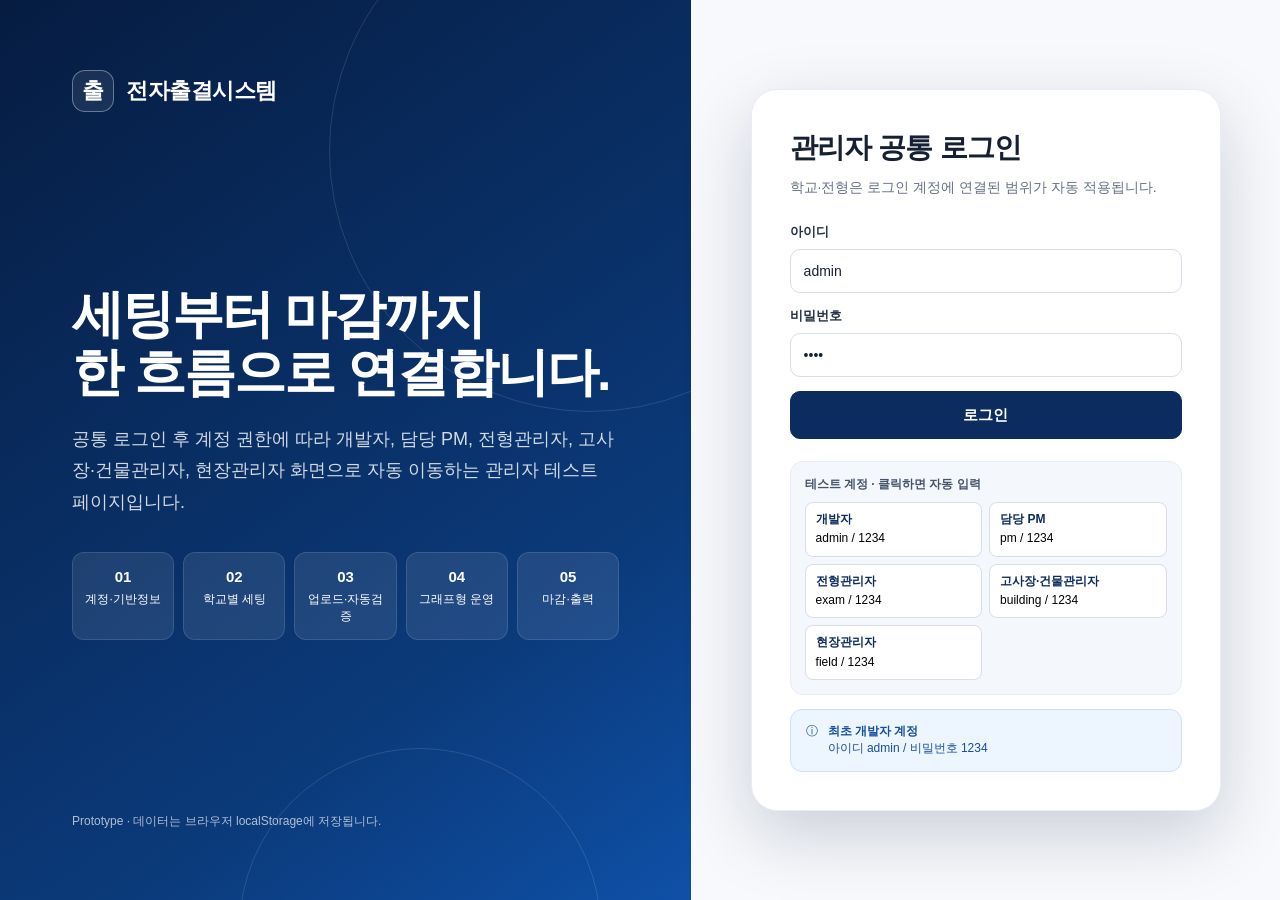
<file: 전자출결시스템_테스트페이지_바로실행.html>
<!doctype html>
<html lang="ko">
<head>
  <meta charset="utf-8" />
  <meta name="viewport" content="width=device-width, initial-scale=1" />
  <meta name="color-scheme" content="light" />
  <title>전자출결시스템 관리자 테스트 페이지</title>
  <style>
:root {
  --navy:#071d42;
  --navy-2:#0c2c5f;
  --blue:#1267d6;
  --blue-2:#eaf3ff;
  --cyan:#0d9bb8;
  --green:#12a05c;
  --green-soft:#e8f7ef;
  --orange:#f39a18;
  --orange-soft:#fff5df;
  --red:#e43d3d;
  --red-soft:#fff0f0;
  --purple:#7755d9;
  --purple-soft:#f1edff;
  --teal:#0e8f83;
  --teal-soft:#e8f8f6;
  --gray-900:#172033;
  --gray-800:#263247;
  --gray-700:#46536a;
  --gray-600:#657187;
  --gray-500:#8791a4;
  --gray-400:#b6bfce;
  --gray-300:#d8dee8;
  --gray-200:#e8edf4;
  --gray-100:#f4f7fb;
  --white:#fff;
  --shadow:0 10px 30px rgba(12,44,95,.08);
  --radius:16px;
  --sidebar:244px;
  font-family: Pretendard, "Noto Sans KR", "Apple SD Gothic Neo", Arial, sans-serif;
}
*{box-sizing:border-box}
html,body{margin:0;min-height:100%;background:#eef3f9;color:var(--gray-900)}
body{font-size:14px;line-height:1.45}
button,input,select,textarea{font:inherit}
button{cursor:pointer}
a{color:inherit;text-decoration:none}
.hidden{display:none!important}
.muted{color:var(--gray-600)}
.small{font-size:12px}
.tiny{font-size:11px}
.strong{font-weight:800}
.nowrap{white-space:nowrap}
.text-right{text-align:right}
.text-center{text-align:center}
.flex{display:flex}
.flex-1{flex:1}
.items-center{align-items:center}
.justify-between{justify-content:space-between}
.gap-6{gap:6px}.gap-8{gap:8px}.gap-10{gap:10px}.gap-12{gap:12px}.gap-16{gap:16px}.gap-20{gap:20px}
.stack{display:flex;flex-direction:column;gap:14px}

/* Login */
.login-page{min-height:100vh;display:grid;grid-template-columns:1.08fr .92fr;background:linear-gradient(145deg,#061c41 0%,#0b3a7a 55%,#1267d6 100%)}
.login-hero{position:relative;overflow:hidden;padding:70px 72px;color:#fff;display:flex;flex-direction:column;justify-content:space-between}
.login-hero:before,.login-hero:after{content:"";position:absolute;border-radius:999px;border:1px solid rgba(255,255,255,.12)}
.login-hero:before{width:520px;height:520px;right:-160px;top:-110px}
.login-hero:after{width:360px;height:360px;right:90px;bottom:-210px}
.brand{display:flex;align-items:center;gap:12px;font-size:22px;font-weight:900;letter-spacing:-.5px}
.brand-mark{width:42px;height:42px;border:1px solid rgba(255,255,255,.35);border-radius:13px;display:grid;place-items:center;background:rgba(255,255,255,.08)}
.hero-copy{max-width:680px;position:relative;z-index:1}
.hero-copy h1{font-size:52px;line-height:1.12;margin:0 0 22px;letter-spacing:-2px}
.hero-copy p{font-size:18px;line-height:1.75;color:rgba(255,255,255,.82);margin:0;max-width:620px}
.hero-flow{display:grid;grid-template-columns:repeat(5,1fr);gap:9px;margin-top:34px}
.hero-step{padding:13px 10px;border-radius:12px;background:rgba(255,255,255,.09);border:1px solid rgba(255,255,255,.12);font-size:12px;text-align:center}
.hero-step b{display:block;font-size:15px;margin-bottom:3px}
.login-panel{background:#f7f9fc;padding:48px;display:flex;align-items:center;justify-content:center}
.login-card{width:min(470px,100%);background:#fff;border:1px solid var(--gray-200);border-radius:26px;padding:38px;box-shadow:0 24px 70px rgba(1,19,48,.18)}
.login-card h2{font-size:28px;margin:0 0 8px;letter-spacing:-.8px}
.login-card .lead{margin:0 0 26px;color:var(--gray-600)}
.field{display:flex;flex-direction:column;gap:7px}
.field label{font-weight:750;font-size:13px;color:var(--gray-800)}
.input,.select,.textarea{width:100%;border:1px solid var(--gray-300);background:#fff;border-radius:10px;padding:11px 13px;color:var(--gray-900);outline:none;transition:.15s}
.input:focus,.select:focus,.textarea:focus{border-color:var(--blue);box-shadow:0 0 0 3px rgba(18,103,214,.12)}
.textarea{min-height:90px;resize:vertical}
.btn{border:1px solid var(--gray-300);background:#fff;border-radius:10px;padding:10px 14px;font-weight:750;color:var(--gray-800);display:inline-flex;align-items:center;justify-content:center;gap:7px;min-height:40px;transition:.15s}
.btn:hover{transform:translateY(-1px);box-shadow:0 5px 14px rgba(28,45,78,.08)}
.btn-primary{background:var(--navy-2);border-color:var(--navy-2);color:#fff}
.btn-blue{background:var(--blue);border-color:var(--blue);color:#fff}
.btn-green{background:var(--green);border-color:var(--green);color:#fff}
.btn-red{background:var(--red);border-color:var(--red);color:#fff}
.btn-soft{background:var(--gray-100)}
.btn-ghost{background:transparent}
.btn-sm{min-height:32px;padding:6px 10px;font-size:12px;border-radius:8px}
.btn-lg{min-height:48px;padding:12px 18px;font-size:15px}
.btn-block{width:100%}
.demo-box{margin-top:22px;background:var(--gray-100);border-radius:13px;padding:14px;border:1px solid var(--gray-200)}
.demo-title{font-size:12px;font-weight:800;margin-bottom:8px;color:var(--gray-700)}
.demo-list{display:grid;grid-template-columns:repeat(2,1fr);gap:7px}
.demo-account{border:1px solid var(--gray-300);background:#fff;border-radius:8px;padding:8px 10px;text-align:left;font-size:12px}
.demo-account b{display:block;color:var(--navy-2);margin-bottom:2px}

/* App shell */
.shell{min-height:100vh;display:grid;grid-template-columns:var(--sidebar) 1fr;grid-template-rows:64px 1fr}
.topbar{grid-column:1/3;background:var(--navy);color:#fff;display:flex;align-items:center;justify-content:space-between;padding:0 24px;position:sticky;top:0;z-index:50;box-shadow:0 4px 18px rgba(0,0,0,.12)}
.topbar .brand{font-size:18px}
.topbar-actions{display:flex;align-items:center;gap:10px}
.user-chip{display:flex;align-items:center;gap:10px;padding-left:12px;border-left:1px solid rgba(255,255,255,.18)}
.avatar{width:34px;height:34px;border-radius:50%;display:grid;place-items:center;background:#fff;color:var(--navy);font-weight:900}
.sidebar{grid-row:2;background:#0b244b;color:#d9e8ff;padding:18px 14px 28px;position:sticky;top:64px;height:calc(100vh - 64px);overflow:auto}
.role-panel{border-radius:13px;padding:12px;margin-bottom:16px;background:rgba(255,255,255,.06);border:1px solid rgba(255,255,255,.08)}
.role-panel .role-name{font-weight:900;color:#fff;margin-bottom:3px}
.role-dot{width:10px;height:10px;border-radius:50%;display:inline-block;margin-right:7px}
.role-developer{--role:var(--purple);--role-soft:var(--purple-soft)}
.role-pm{--role:var(--blue);--role-soft:var(--blue-2)}
.role-exam{--role:var(--green);--role-soft:var(--green-soft)}
.role-building{--role:var(--orange);--role-soft:var(--orange-soft)}
.role-field{--role:var(--teal);--role-soft:var(--teal-soft)}
.nav-group{margin:14px 0 5px;padding:0 10px;font-size:11px;color:#7ea2d7;text-transform:uppercase;letter-spacing:.5px;font-weight:800}
.nav-item{width:100%;border:0;color:#c9dbf5;background:transparent;border-radius:10px;padding:10px 11px;display:flex;align-items:center;gap:10px;text-align:left;margin:3px 0;font-weight:700}
.nav-item:hover{background:rgba(255,255,255,.07);color:#fff}
.nav-item.active{background:var(--role,var(--blue));color:#fff;box-shadow:0 7px 18px rgba(0,0,0,.18)}
.nav-icon{width:22px;text-align:center;font-size:16px}
.content{grid-column:2;grid-row:2;padding:24px 26px 44px;min-width:0}
.page-header{display:flex;justify-content:space-between;align-items:flex-start;gap:20px;margin-bottom:18px}
.page-title h1{margin:0;font-size:27px;letter-spacing:-.9px}
.page-title p{margin:7px 0 0;color:var(--gray-600)}
.page-actions{display:flex;gap:8px;flex-wrap:wrap;justify-content:flex-end}

/* components */
.card{background:#fff;border:1px solid var(--gray-200);border-radius:var(--radius);box-shadow:var(--shadow)}
.card-header{padding:17px 18px;border-bottom:1px solid var(--gray-200);display:flex;align-items:center;justify-content:space-between;gap:12px}
.card-title{font-size:16px;font-weight:900;letter-spacing:-.3px}
.card-sub{font-size:12px;color:var(--gray-600);margin-top:3px}
.card-body{padding:18px}
.grid{display:grid;gap:14px}
.grid-2{grid-template-columns:repeat(2,minmax(0,1fr))}
.grid-3{grid-template-columns:repeat(3,minmax(0,1fr))}
.grid-4{grid-template-columns:repeat(4,minmax(0,1fr))}
.grid-5{grid-template-columns:repeat(5,minmax(0,1fr))}
.grid-6{grid-template-columns:repeat(6,minmax(0,1fr))}
.kpi{padding:16px;background:#fff;border:1px solid var(--gray-200);border-radius:14px;display:flex;align-items:center;justify-content:space-between;gap:12px;min-width:0}
.kpi .label{font-size:12px;font-weight:800;color:var(--gray-700)}
.kpi .value{font-size:26px;font-weight:950;line-height:1.15;margin-top:4px;white-space:nowrap}
.kpi .value small{font-size:12px;font-weight:700;margin-left:3px}
.kpi-icon{width:44px;height:44px;border-radius:12px;display:grid;place-items:center;font-size:22px;flex:0 0 auto}
.badge{display:inline-flex;align-items:center;justify-content:center;border-radius:999px;padding:5px 9px;font-size:11px;font-weight:850;white-space:nowrap;border:1px solid transparent}
.badge-blue{background:var(--blue-2);color:var(--blue)}
.badge-green{background:var(--green-soft);color:var(--green)}
.badge-orange{background:var(--orange-soft);color:#d77d00}
.badge-red{background:var(--red-soft);color:var(--red)}
.badge-gray{background:var(--gray-100);color:var(--gray-600);border-color:var(--gray-200)}
.badge-purple{background:var(--purple-soft);color:var(--purple)}
.section-title{font-size:18px;font-weight:900;margin:0 0 12px;letter-spacing:-.4px}
.toolbar{background:#fff;border:1px solid var(--gray-200);border-radius:14px;padding:13px;display:flex;align-items:flex-end;gap:10px;flex-wrap:wrap;margin-bottom:15px}
.toolbar .field{min-width:145px;flex:1}
.toolbar .field.narrow{min-width:120px;max-width:180px}
.toolbar .field.wide{min-width:220px}
.table-wrap{overflow:auto;border:1px solid var(--gray-200);border-radius:12px;background:#fff}
table{width:100%;border-collapse:collapse;min-width:760px}
th,td{padding:10px 12px;border-bottom:1px solid var(--gray-200);text-align:left;vertical-align:middle}
th{background:#f5f8fc;color:var(--gray-700);font-size:12px;font-weight:900;white-space:nowrap;position:sticky;top:0;z-index:2}
td{font-size:12px;color:var(--gray-800)}
tr:last-child td{border-bottom:0}
tr:hover td{background:#fbfdff}
tr.closed td{background:#eef1f5!important;color:#7a8497}
.progress{height:8px;background:#e8edf4;border-radius:999px;overflow:hidden;min-width:80px}
.progress > span{display:block;height:100%;background:var(--green);border-radius:999px}
.progress.orange > span{background:var(--orange)}
.progress.red > span{background:var(--red)}
.progress.blue > span{background:var(--blue)}
.notice{border-radius:12px;padding:13px 15px;display:flex;gap:10px;align-items:flex-start;border:1px solid}
.notice-info{background:#edf5ff;border-color:#cbe0ff;color:#174f9e}
.notice-success{background:var(--green-soft);border-color:#bfe8d1;color:#117545}
.notice-warning{background:var(--orange-soft);border-color:#ffd891;color:#8b5b06}
.notice-danger{background:var(--red-soft);border-color:#ffc7c7;color:#a52626}

/* stepper */
.stepper{display:grid;grid-template-columns:repeat(5,1fr);gap:8px;margin-bottom:15px}
.step{background:#fff;border:1px solid var(--gray-200);border-radius:12px;padding:12px;display:flex;align-items:center;gap:9px;position:relative;min-width:0}
.step.active{border-color:var(--blue);box-shadow:0 0 0 2px rgba(18,103,214,.08)}
.step.done{background:#f0fbf5;border-color:#c7ebd6}
.step-num{width:26px;height:26px;border-radius:50%;display:grid;place-items:center;background:var(--gray-200);font-weight:900;color:var(--gray-700);flex:0 0 auto}
.step.active .step-num{background:var(--blue);color:#fff}.step.done .step-num{background:var(--green);color:#fff}
.step-label{font-weight:850;white-space:nowrap;overflow:hidden;text-overflow:ellipsis}

/* settings */
.setting-row{display:grid;grid-template-columns:1.25fr 1.8fr auto;gap:14px;align-items:center;padding:14px 0;border-bottom:1px solid var(--gray-200)}
.setting-row:last-child{border-bottom:0}
.setting-name{font-weight:850}
.setting-desc{font-size:12px;color:var(--gray-600)}
.switch{position:relative;width:48px;height:26px;display:inline-block}
.switch input{display:none}
.switch span{position:absolute;inset:0;background:#b9c1ce;border-radius:999px;transition:.2s}
.switch span:after{content:"";position:absolute;width:20px;height:20px;left:3px;top:3px;background:#fff;border-radius:50%;box-shadow:0 2px 6px rgba(0,0,0,.2);transition:.2s}
.switch input:checked+span{background:var(--green)}
.switch input:checked+span:after{transform:translateX(22px)}
.tabs{display:flex;gap:6px;border-bottom:1px solid var(--gray-200);padding:0 18px;background:#fff;border-radius:14px 14px 0 0;overflow:auto}
.tab{border:0;background:transparent;padding:13px 12px;color:var(--gray-600);font-weight:800;white-space:nowrap;border-bottom:3px solid transparent}
.tab.active{color:var(--blue);border-bottom-color:var(--blue)}
.term-preview{background:linear-gradient(135deg,#eef5ff,#f9fbff);border:1px solid #d8e7fb;border-radius:14px;padding:18px}
.term-token{display:flex;gap:8px;align-items:center;margin:7px 0}
.term-token .from{min-width:110px;color:var(--gray-600)}
.term-token .to{font-weight:900;color:var(--blue)}

/* Upload */
.dropzone{border:2px dashed #a8c7ef;background:#f6faff;border-radius:16px;padding:28px;text-align:center;transition:.15s}
.dropzone.drag{border-color:var(--blue);background:#eaf3ff}
.dropzone .drop-icon{font-size:34px;margin-bottom:8px}
.validation-pipeline{display:grid;grid-template-columns:repeat(5,1fr);gap:8px;margin-top:14px}
.validation-stage{border:1px solid var(--gray-200);background:#fff;border-radius:11px;padding:10px;text-align:center;font-size:12px;font-weight:800}
.validation-stage.running{border-color:var(--blue);color:var(--blue);background:var(--blue-2)}
.validation-stage.ok{border-color:#bde8cf;color:var(--green);background:var(--green-soft)}
.validation-stage.error{border-color:#ffc7c7;color:var(--red);background:var(--red-soft)}
.mapping-grid{display:grid;grid-template-columns:1fr 1fr 110px;gap:0;border:1px solid var(--gray-200);border-radius:12px;overflow:hidden}
.mapping-grid>div{padding:10px 12px;border-right:1px solid var(--gray-200);border-bottom:1px solid var(--gray-200);font-size:12px}
.mapping-grid>div:nth-child(3n){border-right:0}
.mapping-grid .head{background:#f5f8fc;font-weight:900;color:var(--gray-700)}
.mapping-grid>div:nth-last-child(-n+3){border-bottom:0}
.result-summary{display:grid;grid-template-columns:repeat(4,1fr);gap:10px}
.result-box{border:1px solid var(--gray-200);border-radius:12px;padding:12px;text-align:center;background:#fff}
.result-box b{font-size:23px;display:block}
.error-link{color:var(--red);font-weight:800;text-decoration:underline;text-underline-offset:2px;cursor:pointer}

/* dashboard */
.dashboard-grid{display:grid;grid-template-columns:1.08fr 1.38fr 1fr;gap:14px}
.chart-card{background:#fff;border:1px solid var(--gray-200);border-radius:14px;padding:16px;min-width:0}
.chart-title{font-size:14px;font-weight:900;margin-bottom:12px}
.donut-wrap{display:flex;align-items:center;justify-content:center;gap:22px;min-height:210px}
.donut{width:164px;height:164px;border-radius:50%;background:conic-gradient(var(--green) 0 56%, var(--red) 56% 100%);position:relative;flex:0 0 auto}
.donut:after{content:"";position:absolute;inset:33px;border-radius:50%;background:#fff}
.donut-label{position:absolute;inset:0;display:grid;place-items:center;z-index:1;text-align:center;font-size:12px;color:var(--gray-600)}
.donut-label b{font-size:28px;color:var(--gray-900);display:block;line-height:1.1}
.legend{display:flex;flex-direction:column;gap:9px;min-width:0}
.legend-row{display:flex;align-items:center;gap:8px;font-size:12px;white-space:nowrap}
.legend-dot{width:9px;height:9px;border-radius:50%;flex:0 0 auto}
.segment-bar{display:flex;height:138px;border-radius:14px;overflow:hidden;margin-top:16px}
.segment{display:flex;align-items:center;justify-content:center;text-align:center;color:#fff;font-weight:900;min-width:42px}
.segment small{display:block;font-size:11px;font-weight:700;margin-top:2px}
.room-rank{display:flex;flex-direction:column;gap:9px}
.rank-row{display:grid;grid-template-columns:minmax(115px,1fr) 1.4fr 50px;gap:9px;align-items:center;font-size:12px}
.line-chart{height:210px;position:relative;border-left:1px solid var(--gray-300);border-bottom:1px solid var(--gray-300);background:repeating-linear-gradient(to top,transparent 0,transparent 41px,#edf0f5 42px)}
.line-chart svg{width:100%;height:100%;overflow:visible}
.line-chart-labels{display:flex;justify-content:space-between;font-size:10px;color:var(--gray-500);margin-top:6px}
.incident-cards{display:grid;grid-template-columns:repeat(4,1fr);gap:10px}
.incident-card{display:flex;align-items:center;gap:10px;border:1px solid var(--gray-200);border-radius:12px;padding:12px;background:#fff;min-width:0}
.incident-icon{width:38px;height:38px;border-radius:10px;display:grid;place-items:center;font-size:18px;flex:0 0 auto}
.incident-card b{font-size:19px;display:block}

/* PDF */
.pdf-layout{display:grid;grid-template-columns:1.1fr .9fr;gap:14px}
.align-buttons{display:flex;gap:5px}
.align-btn{width:34px;height:30px;border:1px solid var(--gray-300);background:#fff;border-radius:7px;font-weight:900}
.align-btn.active{background:var(--blue);color:#fff;border-color:var(--blue)}
.preview-sheet{background:#f1f3f6;padding:18px;border-radius:14px;min-height:610px;display:flex;align-items:center;justify-content:center}
.paper{width:100%;max-width:570px;aspect-ratio:1/1.414;background:#fff;box-shadow:0 10px 28px rgba(0,0,0,.13);padding:28px;display:flex;flex-direction:column}
.paper-title{text-align:center;font-size:18px;font-weight:900;margin:12px 0 16px}
.paper-meta{display:flex;justify-content:space-between;font-size:10px;margin-bottom:8px}
.paper-table{width:100%;border-collapse:collapse;min-width:0}
.paper-table th,.paper-table td{border:1px solid #555;padding:4px;font-size:8px;background:#fff;color:#111;position:static}
.paper-footer{margin-top:auto;border-top:1px solid #ddd;padding-top:12px;font-size:10px;display:grid;gap:8px}
.signer-list{max-height:220px;overflow:auto;border:1px solid var(--gray-200);border-radius:10px}
.signer-row{display:grid;grid-template-columns:26px 1fr 100px 100px;gap:8px;align-items:center;padding:9px 10px;border-bottom:1px solid var(--gray-200);font-size:12px}
.signer-row:last-child{border-bottom:0}

/* Modal / toast */
.modal-backdrop{position:fixed;inset:0;background:rgba(7,23,52,.56);z-index:200;display:flex;align-items:center;justify-content:center;padding:24px}
.modal{width:min(760px,100%);max-height:90vh;overflow:auto;background:#fff;border-radius:20px;box-shadow:0 30px 80px rgba(0,0,0,.28)}
.modal-header{padding:18px 20px;border-bottom:1px solid var(--gray-200);display:flex;justify-content:space-between;align-items:center}
.modal-header h3{margin:0;font-size:18px}
.modal-body{padding:20px}
.modal-footer{padding:14px 20px;border-top:1px solid var(--gray-200);display:flex;justify-content:flex-end;gap:8px}
.close-x{width:32px;height:32px;border:0;border-radius:8px;background:var(--gray-100);font-size:18px}
.toast-root{position:fixed;right:22px;bottom:22px;z-index:300;display:flex;flex-direction:column;gap:10px}
.toast{background:#fff;border:1px solid var(--gray-200);border-left:5px solid var(--blue);box-shadow:0 14px 36px rgba(0,0,0,.15);border-radius:11px;padding:12px 14px;min-width:280px;max-width:420px;animation:slideIn .2s ease}
.toast.success{border-left-color:var(--green)}.toast.error{border-left-color:var(--red)}.toast.warning{border-left-color:var(--orange)}
@keyframes slideIn{from{transform:translateY(10px);opacity:0}to{transform:translateY(0);opacity:1}}

/* responsive */
@media(max-width:1200px){
  :root{--sidebar:210px}
  .grid-6{grid-template-columns:repeat(3,1fr)}
  .dashboard-grid{grid-template-columns:1fr 1fr}
  .dashboard-grid>.chart-card:last-child{grid-column:1/3}
  .incident-cards{grid-template-columns:repeat(2,1fr)}
  .pdf-layout{grid-template-columns:1fr}
}
@media(max-width:900px){
  .login-page{grid-template-columns:1fr}.login-hero{display:none}.login-panel{min-height:100vh;padding:24px}
  .shell{grid-template-columns:1fr;grid-template-rows:64px auto 1fr}
  .topbar{grid-column:1;grid-row:1}.sidebar{grid-column:1;grid-row:2;position:static;height:auto;display:flex;gap:6px;overflow:auto;padding:8px}.role-panel,.nav-group{display:none}.nav-item{white-space:nowrap;width:auto;margin:0}
  .content{grid-column:1;grid-row:3;padding:18px}
  .grid-2,.grid-3,.grid-4,.grid-5,.grid-6{grid-template-columns:1fr}
  .dashboard-grid{grid-template-columns:1fr}.dashboard-grid>.chart-card:last-child{grid-column:auto}
  .stepper{grid-template-columns:1fr}
  .validation-pipeline{grid-template-columns:1fr}
  .result-summary{grid-template-columns:repeat(2,1fr)}
  .page-header{flex-direction:column}.page-actions{justify-content:flex-start}
}

</style>

</head>
<body>
  <noscript><div style="padding:24px;font-family:Arial,sans-serif">이 테스트 페이지는 JavaScript를 사용합니다. 브라우저에서 JavaScript를 허용해 주세요.</div></noscript>
  <div id="app" aria-live="polite"></div>
  <div id="toast-root" class="toast-root" aria-live="assertive"></div>
  <div id="modal-root"></div>
<script>
/* Electronic Attendance prototype - static SPA, GitHub Pages ready */
(() => {
  'use strict';

  const ROLES = {
    developer: {name:'개발자', color:'purple', account:'admin', password:'1234', home:'developer-home'},
    pm: {name:'담당 PM', color:'blue', account:'pm', password:'1234', home:'pm-home'},
    exam: {name:'전형관리자', color:'green', account:'exam', password:'1234', home:'dashboard'},
    building: {name:'고사장·건물관리자', color:'orange', account:'building', password:'1234', home:'dashboard'},
    field: {name:'현장관리자', color:'teal', account:'field', password:'1234', home:'field-attendance'}
  };

  const defaultState = {
    session:null,
    ui:{uploadType:'candidate'},
    school:{id:'dongguk', name:'동국대학교'},
    selection:'2026학년도 수시 논술',
    terms:{
      examSite:'고사장', examRoom:'고사실', middleManager:'중간관리자',
      examManager:'전형관리자', fieldManager:'현장관리자', incident:'사고자'
    },
    features:{
      closing:true, reserveRoom:true, splitInvigilator:true, answerSheet:true,
      incidentId:true, incidentExit:true, incidentNoise:true, incidentFraud:true,
      photoCompare:true, invigilatorAssignment:false, remainingSeat:true
    },
    basic:{
      examName:'2026학년도 수시 논술', examDate:'2025-11-16',
      sessions:[
        {use:true,name:'1교시',start:'09:30',end:'11:00',close:'11:20'},
        {use:true,name:'2교시',start:'13:00',end:'14:30',close:'14:50'},
        {use:true,name:'3교시',start:'16:30',end:'18:00',close:'18:20'}
      ]
    },
    pdf:{pageSize:30, signaturePolicy:'selected', align:{school:'left',date:'right',footer:'center',sign:'right'}, selectedSigners:['S001','S002','S099']},
    accounts:[
      {id:'pm',name:'박상호 PM',role:'pm',scope:'동국대학교 / 전체 전형',status:'사용'},
      {id:'exam',name:'김민성',role:'exam',scope:'2026 수시 논술 전체',status:'사용'},
      {id:'building',name:'이서준',role:'building',scope:'학림관·혜화관',status:'사용'},
      {id:'field',name:'최유진',role:'field',scope:'학림관 J411 / 1교시',status:'사용'}
    ],
    uploads:{candidate:null,invigilator:null,photos:null},
    close:{status:'before',closedAt:null},
    data:{
      total:15928, attended:8914, waiting:0, absent:7014, rate:56.0, incidentCount:60,
      roomCount:271, hallCount:5, buildingCount:12, capacity:16120,
      sessions:[
        {name:'1교시(09:30)',assigned:5273,attended:2937,rate:55.7},
        {name:'2교시(13:00)',assigned:5762,attended:3266,rate:56.7},
        {name:'3교시(16:30)',assigned:4893,attended:2711,rate:55.4}
      ],
      roomBands:[
        {label:'70% 이상',count:9,pct:3.3,color:'#0ea55b'},
        {label:'60~69%',count:91,pct:33.6,color:'#79bf55'},
        {label:'50~59%',count:107,pct:39.5,color:'#f2b31d'},
        {label:'40~49%',count:47,pct:17.3,color:'#f07d16'},
        {label:'40% 미만',count:17,pct:6.3,color:'#e43d3d'}
      ],
      lowRooms:[
        {site:'학림관',room:'J411',session:'1교시',assigned:53,attended:14,absent:39,rate:26.4,progress:100,incident:1,signature:'완료',closed:false},
        {site:'학림관',room:'J308',session:'1교시',assigned:43,attended:13,absent:30,rate:30.2,progress:100,incident:0,signature:'완료',closed:false},
        {site:'학림관',room:'J414',session:'1교시',assigned:53,attended:17,absent:36,rate:32.1,progress:94,incident:1,signature:'미완료',closed:false},
        {site:'학림관',room:'J410',session:'1교시',assigned:53,attended:17,absent:36,rate:32.1,progress:88,incident:0,signature:'완료',closed:false},
        {site:'학림관',room:'J409',session:'1교시',assigned:52,attended:17,absent:35,rate:32.7,progress:82,incident:2,signature:'미완료',closed:false},
        {site:'혜화관',room:'423',session:'1교시',assigned:42,attended:32,absent:10,rate:76.2,progress:100,incident:0,signature:'완료',closed:true},
        {site:'혜화관',room:'431',session:'1교시',assigned:32,attended:24,absent:8,rate:75.0,progress:100,incident:0,signature:'완료',closed:true}
      ],
      incidentTypes:[
        {type:'신분증 미소지',count:57,icon:'🪪'},
        {type:'중도퇴실',count:1,icon:'🚪'},
        {type:'소음발생',count:0,icon:'📣'},
        {type:'부정행위',count:2,icon:'⚠️'}
      ]
    }
  };

  let state = loadState();
  const demoRole = new URLSearchParams(location.search).get('role');
  if (demoRole && ROLES[demoRole]) {
    const names={developer:'개발자',pm:'박상호 PM',exam:'김민성',building:'이서준',field:'최유진'};
    state.session={role:demoRole,id:ROLES[demoRole].account,name:names[demoRole]};
  }
  let route = location.hash.replace(/^#\/?/,'') || (state.session ? ROLES[state.session.role].home : 'login');

  function clone(obj){ return JSON.parse(JSON.stringify(obj)); }
  function loadState(){
    try {
      const saved = JSON.parse(localStorage.getItem('ea-prototype-state') || 'null');
      return saved ? deepMerge(clone(defaultState), saved) : clone(defaultState);
    } catch(e){ return clone(defaultState); }
  }
  function deepMerge(target, source){
    if(!source || typeof source!=='object') return target;
    Object.keys(source).forEach(k=>{
      if(source[k] && typeof source[k]==='object' && !Array.isArray(source[k])) target[k]=deepMerge(target[k]||{},source[k]);
      else target[k]=source[k];
    });
    return target;
  }
  function save(){ try{ localStorage.setItem('ea-prototype-state', JSON.stringify(state)); }catch(e){ /* file preview or private mode: keep in memory */ } }
  function reset(){ try{ localStorage.removeItem('ea-prototype-state'); }catch(e){} state=clone(defaultState); route='login'; render(); }
  function esc(v=''){ return String(v).replace(/[&<>'"]/g,c=>({'&':'&amp;','<':'&lt;','>':'&gt;',"'":'&#39;','"':'&quot;'}[c])); }
  function fmt(n){ return Number(n||0).toLocaleString('ko-KR'); }
  function term(key){ return state.terms[key] || key; }
  function roleInfo(){ return state.session ? ROLES[state.session.role] : null; }
  function isRole(...roles){ return state.session && roles.includes(state.session.role); }
  function navTo(r){ route=r; location.hash='#/'+r; render(); window.scrollTo(0,0); }
  function toast(msg,type='info'){
    const root=document.getElementById('toast-root'); const el=document.createElement('div');
    el.className='toast '+type; el.innerHTML=esc(msg); root.appendChild(el); setTimeout(()=>el.remove(),3400);
  }
  function modal(title,body,footer=''){
    const root=document.getElementById('modal-root');
    root.innerHTML=`<div class="modal-backdrop" data-close-modal><section class="modal" role="dialog" aria-modal="true"><div class="modal-header"><h3>${title}</h3><button class="close-x" data-close-modal>×</button></div><div class="modal-body">${body}</div>${footer?`<div class="modal-footer">${footer}</div>`:''}</section></div>`;
    root.querySelectorAll('[data-close-modal]').forEach(el=>el.addEventListener('click',e=>{if(el.classList.contains('modal-backdrop') && e.target!==el)return; closeModal();}));
    root.querySelectorAll('[data-route]').forEach(el=>el.addEventListener('click',()=>{const next=el.dataset.route;closeModal();navTo(next);}));
  }
  function closeModal(){ document.getElementById('modal-root').innerHTML=''; }

  const icons={home:'⌂',org:'▦',account:'♙',settings:'⚙',upload:'⇧',dashboard:'◉',incident:'!',close:'🔒',download:'⇩',attendance:'✓',photo:'▣',pdf:'▤',term:'Aa'};

  function menus(){
    const common=[];
    if(isRole('developer')) return [
      ['개발자 업무',[['developer-home','홈','home'],['developer-org','학교·전형 관리','org'],['developer-accounts','담당 PM 계정','account'],['terminology','명칭 템플릿','term']]],
      ['공통',[['audit','감사 로그','download']]]
    ];
    if(isRole('pm')) return [
      ['담당 PM 업무',[['pm-home','준비 현황','home'],['accounts','대학 관리자 계정','account'],['settings-basic','세팅','settings'],['upload','업로드·자동검증','upload'],['dashboard','운영 대시보드','dashboard'],['incidents','특이사항','incident'],['downloads','결과파일','download']]],
      ['설정 바로가기',[['terminology','학교별 명칭','term'],['settings-pdf','PDF 출력 편집','pdf']]]
    ];
    if(isRole('exam')) return [
      ['전형 운영',[['dashboard','그래프형 대시보드','dashboard'],['incidents','특이사항 학생','incident'],['close','마감·해제','close'],['pdf-output','PDF·서명 출력','pdf'],['downloads','결과파일','download']]]
    ];
    if(isRole('building')) return [
      ['담당 범위 조회',[['dashboard','운영 대시보드','dashboard'],['room-list',`${term('examRoom')}별 현황`,'org'],['incidents','특이사항 조회','incident']]]
    ];
    if(isRole('field')) return [
      ['현장 운영',[['field-attendance','출결 입력','attendance'],['incidents','특이사항 등록','incident'],['photo-compare','사진 비교','photo'],['field-sign','감독관 서명','pdf']]]
    ];
    return common;
  }

  function allowedRoutesFor(role){
    const routes={
      developer:['developer-home','developer-org','developer-accounts','terminology','audit'],
      pm:['pm-home','accounts','settings-basic','settings-features','settings-locations','settings-pdf','settings-photos','terminology','upload','dashboard','room-list','incidents','photo-compare','downloads'],
      exam:['dashboard','room-list','incidents','photo-compare','close','pdf-output','downloads'],
      building:['dashboard','room-list','incidents'],
      field:['field-attendance','incidents','photo-compare','field-sign']
    };
    return routes[role]||[];
  }
  function routeAllowed(r){ return !state.session || r==='login' || allowedRoutesFor(state.session.role).includes(r); }

  function shell(content,title,subtitle='',actions=''){
    const role=roleInfo();
    return `<div class="shell role-${role.color}">
      <header class="topbar">
        <div class="brand"><span class="brand-mark">출</span><span>전자출결시스템</span></div>
        <div class="topbar-actions">
          <button class="btn btn-sm btn-ghost" style="color:#fff;border-color:rgba(255,255,255,.25)" data-action="reset-demo">데모 초기화</button>
          <div class="user-chip"><div><div class="strong">${esc(state.session.name)}</div><div class="tiny" style="color:#9fb8dc">${esc(role.name)} · ${esc(state.school.name)}</div></div><div class="avatar">${esc(state.session.name.slice(0,1))}</div></div>
          <button class="btn btn-sm btn-ghost" style="color:#fff;border-color:rgba(255,255,255,.25)" data-action="logout">로그아웃</button>
        </div>
      </header>
      <aside class="sidebar">
        <div class="role-panel"><div class="role-name"><span class="role-dot" style="background:var(--role)"></span>${esc(role.name)}</div><div class="tiny">${esc(scopeLabel())}</div></div>
        ${menus().map(([group,items])=>`<div class="nav-group">${group}</div>${items.map(([r,label,ic])=>`<button class="nav-item ${route===r?'active':''}" data-route="${r}"><span class="nav-icon">${icons[ic]||'•'}</span><span>${esc(label)}</span></button>`).join('')}`).join('')}
      </aside>
      <main class="content">
        <div class="page-header"><div class="page-title"><h1>${title}</h1><p>${subtitle}</p></div><div class="page-actions">${actions}</div></div>
        ${content}
      </main>
    </div>`;
  }
  function scopeLabel(){
    if(isRole('developer')) return '전체 학교·전형 기반정보';
    if(isRole('pm')) return `${state.selection} 준비·운영`;
    if(isRole('exam')) return `${state.selection} 전체`;
    if(isRole('building')) return `${term('examSite')} 학림관·혜화관`;
    return `${term('examRoom')} 학림관 J411`;
  }

  function render(){
    const app=document.getElementById('app');
    if(!state.session && route!=='login') route='login';
    if(state.session && route!=='login' && !routeAllowed(route)){
      const denied=shell(`<div class="notice notice-danger"><span>!</span><div><b>접근 권한이 없습니다.</b><br>${esc(roleInfo().name)} 계정의 담당 범위에서 제공되지 않는 화면입니다.</div></div>`,'접근 제한','권한 밖 메뉴와 직접 URL 접근은 서버 권한 기준으로 차단합니다.',`<button class="btn btn-primary" data-route="${ROLES[state.session.role].home}">내 홈으로</button>`);
      app.innerHTML=denied;bindPageEvents();return;
    }
    let html='';
    switch(route){
      case 'login': html=loginPage(); break;
      case 'developer-home': html=developerHome(); break;
      case 'developer-org': html=developerOrg(); break;
      case 'developer-accounts': html=accountPage(true); break;
      case 'pm-home': html=pmHome(); break;
      case 'accounts': html=accountPage(false); break;
      case 'settings-basic': html=settingsPage('basic'); break;
      case 'settings-features': html=settingsPage('features'); break;
      case 'settings-locations': html=settingsPage('locations'); break;
      case 'settings-pdf': html=settingsPage('pdf'); break;
      case 'settings-photos': html=settingsPage('photos'); break;
      case 'terminology': html=terminologyPage(); break;
      case 'upload': html=uploadPage(); break;
      case 'dashboard': html=dashboardPage(); break;
      case 'room-list': html=roomListPage(); break;
      case 'incidents': html=incidentsPage(); break;
      case 'photo-compare': html=photoComparePage(); break;
      case 'field-attendance': html=fieldAttendancePage(); break;
      case 'field-sign': html=fieldSignPage(); break;
      case 'close': html=closePage(); break;
      case 'pdf-output': html=pdfOutputPage(); break;
      case 'downloads': html=downloadsPage(); break;
      case 'audit': html=auditPage(); break;
      default: html=state.session?shell(`<div class="notice notice-warning">접근할 수 없는 화면입니다.</div>`,'접근 제한','','') : loginPage();
    }
    app.innerHTML=html;
    bindPageEvents();
  }

  function loginPage(){
    return `<div class="login-page">
      <section class="login-hero">
        <div class="brand"><span class="brand-mark">출</span><span>전자출결시스템</span></div>
        <div class="hero-copy"><h1>세팅부터 마감까지<br>한 흐름으로 연결합니다.</h1><p>공통 로그인 후 계정 권한에 따라 개발자, 담당 PM, 전형관리자, ${term('examSite')}·건물관리자, ${term('fieldManager')} 화면으로 자동 이동하는 관리자 테스트 페이지입니다.</p>
          <div class="hero-flow">${['계정·기반정보','학교별 세팅','업로드·자동검증','그래프형 운영','마감·출력'].map((s,i)=>`<div class="hero-step"><b>0${i+1}</b>${s}</div>`).join('')}</div>
        </div>
        <div class="small" style="color:rgba(255,255,255,.68)">Prototype · 데이터는 브라우저 localStorage에 저장됩니다.</div>
      </section>
      <section class="login-panel"><div class="login-card">
        <h2>관리자 공통 로그인</h2><p class="lead">학교·전형은 로그인 계정에 연결된 범위가 자동 적용됩니다.</p>
        <form id="login-form" class="stack">
          <div class="field"><label for="login-id">아이디</label><input class="input" id="login-id" autocomplete="username" value="admin" /></div>
          <div class="field"><label for="login-pw">비밀번호</label><input class="input" id="login-pw" type="password" autocomplete="current-password" value="1234" /></div>
          <button class="btn btn-primary btn-lg btn-block" type="submit">로그인</button>
        </form>
        <div class="demo-box"><div class="demo-title">테스트 계정 · 클릭하면 자동 입력</div><div class="demo-list">
          ${Object.entries(ROLES).map(([key,r])=>`<button class="demo-account" data-demo-account="${r.account}"><b>${r.name}</b>${r.account} / 1234</button>`).join('')}
        </div></div>
        <div class="notice notice-info small" style="margin-top:14px"><span>ⓘ</span><div><b>최초 개발자 계정</b><br>아이디 admin / 비밀번호 1234</div></div>
      </div></section>
    </div>`;
  }

  function developerHome(){
    const content=`
      <div class="grid grid-4">
        ${kpi('등록 학교','12','개','🏫','var(--purple-soft)','var(--purple)')}
        ${kpi('운영 전형','28','개','▦','var(--blue-2)','var(--blue)')}
        ${kpi('담당 PM','16','명','♙','var(--green-soft)','var(--green)')}
        ${kpi('연결 확인 필요','2','건','!','var(--red-soft)','var(--red)')}
      </div>
      <div class="grid grid-2" style="margin-top:14px">
        <section class="card"><div class="card-header"><div><div class="card-title">개발자 업무 순서</div><div class="card-sub">학교·전형과 담당 PM 기반정보를 먼저 준비합니다.</div></div></div><div class="card-body">
          ${processList([
            ['1','학교 등록','서비스 대상 학교를 생성하고 사용 상태를 관리합니다.'],
            ['2','전형 생성','시험연도·전형명을 학교에 연결합니다.'],
            ['3','담당 PM 배정','학교 고정값과 담당 전형을 PM 계정에 연결합니다.'],
            ['4','명칭 템플릿','학교가 사용할 기본 명칭 세트를 사전 구성합니다.']
          ])}
        </div></section>
        <section class="card"><div class="card-header"><div><div class="card-title">확인 필요 항목</div><div class="card-sub">담당 PM이 세팅을 시작하기 전 조치가 필요합니다.</div></div><button class="btn btn-sm" data-route="developer-org">전체 보기</button></div><div class="card-body">
          ${statusLine('A대학교 2026 수시','담당 PM 미배정','red')}
          ${statusLine('B대학교 정시 논술','전형 사용기간 미입력','orange')}
          ${statusLine('동국대학교 수시 논술','기반정보 정상','green')}
        </div></section>
      </div>`;
    return shell(content,'개발자 홈','전체 학교·전형·담당 PM의 기반 구성을 관리합니다.',`<button class="btn btn-primary" data-route="developer-org">학교·전형 등록</button>`);
  }

  function developerOrg(){
    const rows=[
      ['동국대학교','2026학년도 수시 논술','2025-11-16','박상호 PM','사용'],
      ['A대학교','2026학년도 정시 면접','2026-01-10','미배정','준비'],
      ['B대학교','2026학년도 편입 필기','2025-12-21','이유진 PM','사용']
    ];
    const content=`<div class="toolbar"><div class="field wide"><label>학교 검색</label><input class="input" placeholder="학교명 검색"></div><div class="field"><label>상태</label><select class="select"><option>전체</option><option>사용</option><option>준비</option></select></div><button class="btn btn-primary">+ 학교 등록</button><button class="btn">+ 전형 생성</button></div>
      <section class="card"><div class="card-header"><div><div class="card-title">학교·전형 목록</div><div class="card-sub">학교값은 담당 PM이 선택하지 않으며 개발자가 계정에 고정 배정합니다.</div></div></div><div class="card-body"><div class="table-wrap"><table><thead><tr><th>학교</th><th>전형</th><th>시험일</th><th>담당 PM</th><th>상태</th><th>관리</th></tr></thead><tbody>${rows.map(r=>`<tr>${r.slice(0,4).map(v=>`<td>${esc(v)}</td>`).join('')}<td><span class="badge ${r[4]==='사용'?'badge-green':'badge-orange'}">${r[4]}</span></td><td><button class="btn btn-sm">상세</button></td></tr>`).join('')}</tbody></table></div></div></section>`;
    return shell(content,'학교·전형 관리','학교를 등록하고 전형 및 담당 PM 연결을 관리합니다.',`<button class="btn btn-primary">+ 신규 등록</button>`);
  }

  function accountPage(developerOnly){
    const allowed=developerOnly?['pm']:['exam','building','field'];
    const accounts=state.accounts.filter(a=>allowed.includes(a.role));
    const content=`
      <div class="grid ${developerOnly?'grid-3':'grid-3'}" style="margin-bottom:14px">
        ${allowed.map(r=>rolePermissionCard(r)).join('')}
      </div>
      <section class="card"><div class="card-header"><div><div class="card-title">${developerOnly?'담당 PM':'대학 관리자'} 계정 목록</div><div class="card-sub">권한은 역할과 담당 범위를 서버 기준으로 제한하는 구조입니다.</div></div><button class="btn btn-primary" data-action="open-account-modal">+ 계정 생성</button></div><div class="card-body"><div class="table-wrap"><table><thead><tr><th>아이디</th><th>이름</th><th>역할</th><th>담당 범위</th><th>상태</th><th>관리</th></tr></thead><tbody>${accounts.map(a=>`<tr><td><b>${esc(a.id)}</b></td><td>${esc(a.name)}</td><td>${roleBadge(a.role)}</td><td>${esc(a.scope)}</td><td><span class="badge badge-green">${a.status}</span></td><td><button class="btn btn-sm">상세</button> <button class="btn btn-sm">초기화</button></td></tr>`).join('')}</tbody></table></div></div></section>`;
    return shell(content,developerOnly?'담당 PM 계정 관리':'대학 관리자 계정 관리',developerOnly?'개발자가 학교·전형 범위를 지정하여 담당 PM을 생성합니다.':'담당 PM이 전형관리자, 고사장·건물관리자, 현장관리자를 역할별로 생성합니다.',`<button class="btn btn-primary" data-action="open-account-modal">+ 계정 생성</button>`);
  }

  function rolePermissionCard(role){
    const map={
      pm:['담당 PM','계정·세팅·업로드·자동검증','학교 고정 / 담당 전형','수정 가능'],
      exam:['전형관리자','전체 전형 대시보드·사고·마감·해제','담당 전형 전체','마감·해제 가능'],
      building:[`${term('examSite')}·건물관리자`,'배정·응시·응시율·사고 조회','담당 고사장/건물','조회 전용'],
      field:[term('fieldManager'),'출결·특이사항·사진·서명 입력','담당 교시/고사실','현장 입력']
    }[role];
    return `<div class="card role-${ROLES[role].color}" style="border-top:4px solid var(--role)"><div class="card-body"><div class="flex justify-between items-center"><div class="card-title">${map[0]}</div>${roleBadge(role)}</div><div class="small muted" style="margin-top:10px">${map[1]}</div><div class="small" style="margin-top:12px"><b>범위</b> · ${map[2]}<br><b>권한</b> · ${map[3]}</div></div></div>`;
  }

  function pmHome(){
    const stages=[
      {name:'계정',done:true,detail:'운영 관리자 3명 배정'},
      {name:'세팅',done:true,detail:'기능·장소·PDF 저장'},
      {name:'업로드',done:false,detail:'수험생 파일 검증 필요'},
      {name:'운영',done:false,detail:'검증 완료 후 진입'},
      {name:'마감',done:false,detail:'전형관리자 실행'}
    ];
    const content=`
      ${stepper(2)}
      <div class="grid grid-5">${stages.map((s,i)=>`<div class="card"><div class="card-body"><div class="flex justify-between"><span class="badge ${s.done?'badge-green':'badge-gray'}">${s.done?'완료':'대기'}</span><b>0${i+1}</b></div><div class="card-title" style="margin-top:12px">${s.name}</div><div class="small muted" style="margin-top:6px">${s.detail}</div></div></div>`).join('')}</div>
      <div class="grid grid-2" style="margin-top:14px"><section class="card"><div class="card-header"><div><div class="card-title">다음 작업</div><div class="card-sub">수험생 파일을 선택하면 업로드와 검증이 자동 실행됩니다.</div></div></div><div class="card-body"><div class="notice notice-warning"><span>!</span><div><b>업로드 미완료</b><br>수험생 데이터가 운영 기준정보와 매칭되지 않았습니다.</div></div><button class="btn btn-primary btn-block" style="margin-top:13px" data-route="upload">업로드·자동검증 시작</button></div></section>
      <section class="card"><div class="card-header"><div><div class="card-title">학교·전형 적용 범위</div><div class="card-sub">학교는 개발자 배정값이며 PM은 전형만 선택합니다.</div></div></div><div class="card-body">${infoRows([['학교',state.school.name+' (고정)'],['전형',state.selection],['시험일',state.basic.examDate],['운영 상태','준비 중']])}</div></section></div>`;
    return shell(content,'담당 PM 준비 현황','세팅과 업로드·자동검증을 완료한 뒤 운영 관리자에게 인계합니다.',`<button class="btn" data-route="settings-basic">세팅</button><button class="btn btn-primary" data-route="upload">업로드·자동검증</button>`);
  }

  function settingsNav(active){
    return `<div class="tabs">${[
      ['basic','시험 기본정보','settings-basic'],['features','학교별 기능','settings-features'],['locations',`${term('examSite')}·${term('examRoom')}`,'settings-locations'],['pdf','PDF 출력 편집','settings-pdf'],['photos','수험생 사진','settings-photos']
    ].map(([k,l,r])=>`<button class="tab ${active===k?'active':''}" data-route="${r}">${l}</button>`).join('')}</div>`;
  }
  function settingsPage(tab){
    let body='';
    if(tab==='basic') body=settingsBasic();
    if(tab==='features') body=settingsFeatures();
    if(tab==='locations') body=settingsLocations();
    if(tab==='pdf') body=settingsPdf();
    if(tab==='photos') body=settingsPhotos();
    const content=`${stepper(1)}<section class="card">${settingsNav(tab)}<div class="card-body">${body}</div></section>`;
    return shell(content,'학교별 세팅',`${state.school.name} · ${state.selection} 운영 기준을 순서대로 설정합니다.`,`<button class="btn" data-route="terminology">학교별 명칭</button><button class="btn btn-primary" data-action="save-settings">저장</button>`);
  }
  function settingsBasic(){
    return `<div class="notice notice-info" style="margin-bottom:14px"><span>ⓘ</span><div><b>학교는 계정 고정값입니다.</b><br>담당 PM은 학교를 변경하지 않고 전형만 선택합니다.</div></div>
      <div class="grid grid-3"><div class="field"><label>학교</label><input class="input" value="${esc(state.school.name)}" disabled></div><div class="field"><label>전형</label><select class="select"><option>${esc(state.selection)}</option></select></div><div class="field"><label>시험일</label><input class="input" type="date" id="exam-date" value="${state.basic.examDate}"></div></div>
      <h3 class="section-title" style="margin-top:22px">교시 설정 · 최대 3교시</h3>
      <div class="table-wrap"><table style="min-width:720px"><thead><tr><th>사용</th><th>교시명</th><th>시작시간</th><th>종료시간</th><th>출결 마감시간</th><th>입력 기준</th></tr></thead><tbody>${state.basic.sessions.map((s,i)=>`<tr><td><label class="switch"><input type="checkbox" data-session-use="${i}" ${s.use?'checked':''}><span></span></label></td><td><input class="input" data-session-name="${i}" value="${esc(s.name)}"></td><td><input class="input" type="time" data-session-start="${i}" value="${s.start}"></td><td><input class="input" type="time" data-session-end="${i}" value="${s.end}"></td><td><input class="input" type="time" data-session-close="${i}" value="${s.close}"></td><td class="small muted">시작 &lt; 종료 ≤ 출결 마감</td></tr>`).join('')}</tbody></table></div>`;
  }
  function settingsFeatures(){
    const rows=[
      ['closing','마감 기능','전형관리자가 운영 데이터를 잠그고 필요 시 해제합니다.'],
      ['reserveRoom','예비고사실 사용','현장 사유로 학생을 예비고사실로 이동할 수 있습니다.'],
      ['splitInvigilator','정·부 감독관 구분','감독관 역할과 PDF 서명 대상을 정/부로 구분합니다.'],
      ['answerSheet','답안지 관리','배부·회수·인계 수량을 마감 전 점검합니다.'],
      ['invigilatorAssignment','감독관 고사실 배정','OFF이면 감독관 파일에서 고사실 배정을 필수로 검증하지 않습니다.'],
      ['remainingSeat','고사실별 잔여좌석','정원-배정 인원을 계산해 대시보드와 장소 목록에 표시합니다.'],
      ['photoCompare','수험생 사진 비교','사전 사진과 현장 촬영 사진을 나란히 비교합니다.']
    ];
    return `<div class="flex justify-between items-center" style="margin-bottom:12px"><div><div class="section-title" style="margin:0">기능별 ON/OFF</div><div class="small muted">학교 운영정책에 필요한 기능만 사용합니다.</div></div><label class="flex items-center gap-8 strong"><span>전체 기능</span><span class="switch"><input id="feature-all" type="checkbox" checked><span></span></span></label></div>
      ${rows.map(([k,n,d])=>settingRow(k,n,d)).join('')}
      <h3 class="section-title" style="margin-top:22px">사고유형 선택</h3>
      ${[['incidentId','신분증 미소지자'],['incidentExit','중도퇴실'],['incidentNoise','소음발생'],['incidentFraud','부정행위']].map(([k,n])=>settingRow(k,n,`${n} 등록·집계·특이사항 화면을 사용합니다.`)).join('')}`;
  }
  function settingsLocations(){
    const rows=state.data.lowRooms.slice(0,5);
    return `<div class="grid grid-4" style="margin-bottom:14px">${kpi(`총 ${term('examSite')}`,state.data.hallCount,'개','🏫','var(--blue-2)','var(--blue)')}${kpi('총 건물',state.data.buildingCount,'개','▥','var(--purple-soft)','var(--purple)')}${kpi(`총 ${term('examRoom')}`,state.data.roomCount,'개','▦','var(--green-soft)','var(--green)')}${kpi('총 정원',fmt(state.data.capacity),'명','♙','var(--orange-soft)','var(--orange)')}</div>
      <div class="notice notice-info" style="margin-bottom:12px"><span>ⓘ</span><div>${term('examSite')} → 건물 → ${term('examRoom')} 구조로 등록합니다. 운영 데이터가 있는 장소는 삭제하지 않고 사용중지 처리합니다.</div></div>
      <div class="table-wrap"><table><thead><tr><th>${term('examSite')}</th><th>건물</th><th>${term('examRoom')}코드</th><th>${term('examRoom')}</th><th>정원</th>${state.features.remainingSeat?'<th>잔여좌석</th>':''}<th>상태</th><th>관리</th></tr></thead><tbody>${rows.map((r,i)=>`<tr><td>본교 ${i<3?'제1':'제2'}${term('examSite')}</td><td>${r.site}</td><td>${11080+i}</td><td>${r.room}</td><td>${r.assigned+5}</td>${state.features.remainingSeat?`<td><b>${5}</b>석</td>`:''}<td><span class="badge badge-green">사용</span></td><td><button class="btn btn-sm">수정</button></td></tr>`).join('')}</tbody></table></div>`;
  }
  function settingsPdf(){
    const signerRows=signers().map(s=>`<label class="signer-row"><input type="checkbox" data-signer="${s.id}" ${state.pdf.selectedSigners.includes(s.id)?'checked':''}><span><b>${s.name}</b><br><span class="tiny muted">${s.id}</span></span><span>${roleNameKorean(s.role)}</span><span>${s.room||'무배정'}</span></label>`).join('');
    return `<div class="pdf-layout"><div class="stack">
      <section><h3 class="section-title">출력 기본설정</h3><div class="grid grid-2"><div class="field"><label>페이지당 학생 수</label><div class="flex gap-8">${[20,30,40].map(n=>`<button class="btn ${state.pdf.pageSize===n?'btn-blue':''}" data-pdf-page="${n}">${n}명</button>`).join('')}</div></div><div class="field"><label>서명 정책</label><select class="select" id="signature-policy"><option value="primary" ${state.pdf.signaturePolicy==='primary'?'selected':''}>정감독관만</option><option value="all" ${state.pdf.signaturePolicy==='all'?'selected':''}>정·부 감독관 모두</option><option value="selected" ${state.pdf.signaturePolicy==='selected'?'selected':''}>서명 가능 감독관 직접 선택</option><option value="none" ${state.pdf.signaturePolicy==='none'?'selected':''}>서명 미사용</option></select></div></div></section>
      <section><div class="flex justify-between items-center"><h3 class="section-title" style="margin:0">서명 가능 감독관 선택</h3><button class="btn btn-sm" data-action="add-standby">+ 예비감독관 추가</button></div><p class="small muted">예비감독관은 ${term('examRoom')}에 배정되지 않아도 별도 서명자로 선택할 수 있습니다.</p><div class="signer-list">${signerRows}</div></section>
      <section><h3 class="section-title">항목 정렬</h3>${alignSetting('school','학교명 노출')}${alignSetting('date','날짜 표기')}${alignSetting('footer','하단 문구')}${alignSetting('sign','감독관 서명')}</section>
    </div><div>${pdfPreview()}</div></div>`;
  }
  function settingsPhotos(){
    return `<div class="dropzone" data-dropzone="photos"><div class="drop-icon">🖼️</div><div class="card-title">수험생 사전 사진 ZIP 업로드</div><p class="muted">파일명은 수험번호.jpg 형식을 권장합니다. 선택 즉시 수험번호와 자동 매칭합니다.</p><input type="file" id="photo-file" accept=".zip,.jpg,.jpeg,.png" hidden><button class="btn btn-primary" data-action="choose-photo">파일 선택</button></div>
      <div class="grid grid-3" style="margin-top:14px">${kpi('등록 대상','15,928','명','♙','var(--blue-2)','var(--blue)')}${kpi('사진 매칭','15,611','명','✓','var(--green-soft)','var(--green)')}${kpi('미매칭','317','명','!','var(--red-soft)','var(--red)')}</div>
      <div class="notice notice-info" style="margin-top:14px"><span>ⓘ</span><div>운영 중 신분증 미소지 등 본인 확인이 필요한 학생은 사전 사진과 현장 촬영 사진을 버튼으로 비교할 수 있습니다.</div></div>`;
  }

  function terminologyPage(){
    const terms=[
      ['examSite','기본 명칭: 고사장','고사장'],['examRoom','기본 명칭: 고사실','고사실'],['middleManager','기본 명칭: 중간관리자','복도관리자'],['examManager','기본 명칭: 전형관리자','전형관리자'],['fieldManager','기본 명칭: 현장관리자','현장관리자'],['incident','기본 명칭: 사고자','특이사항 학생']
    ];
    const content=`<div class="grid grid-2"><section class="card"><div class="card-header"><div><div class="card-title">학교별 명칭 수정</div><div class="card-sub">학교의 실제 운영 용어에 맞춰 메뉴·필터·출력 문구를 변경합니다.</div></div></div><div class="card-body stack">${terms.map(([k,l,ph])=>`<div class="field"><label>${l}</label><input class="input" data-term="${k}" value="${esc(state.terms[k])}" placeholder="${ph}"></div>`).join('')}<button class="btn btn-primary" data-action="save-terms">명칭 저장·전체 화면 반영</button></div></section>
      <section class="term-preview"><h3 class="section-title">실시간 적용 예시</h3><div class="notice notice-info"><span>Aa</span><div>저장하면 메뉴, 표 제목, 필터, PDF 출력 문구에 학교별 명칭이 적용됩니다.</div></div>${terms.map(([k,l])=>`<div class="term-token"><span class="from">${l.split(': ')[1]}</span><span>→</span><span class="to" data-term-preview="${k}">${esc(state.terms[k])}</span></div>`).join('')}<div class="card" style="margin-top:18px"><div class="card-body"><b>화면 문구 예시</b><p class="muted">${term('examSite')} 선택 · ${term('examRoom')}별 응시율 · ${term('middleManager')} 배정 · ${term('incident')} 현황</p></div></div></section></div>`;
    return shell(content,'학교별 명칭 관리','학교에서 사용하는 실제 용어로 메뉴와 화면 문구를 변경합니다.',`<button class="btn btn-primary" data-action="save-terms">저장</button>`);
  }

  function uploadPage(){
    const type=state.ui?.uploadType||'candidate';
    const upload=state.uploads[type];
    const isCandidate=type==='candidate';
    const title=isCandidate?'수험생':'감독관';
    const cols=isCandidate?requiredCandidateColumns():requiredInvigilatorColumns();
    const assignmentNote=!isCandidate&&!state.features.invigilatorAssignment
      ? `<div class="notice notice-info" style="margin-bottom:12px"><span>ⓘ</span><div><b>${term('examRoom')} 배정은 선택값입니다.</b><br>현재 학교 설정이 OFF이므로 감독관 ID·이름·역할만 검증하며, 미배정 감독관도 정상 등록됩니다.</div></div>`:'';
    const sampleLink=isCandidate?`<a class="btn" href="sample-data/00.전체 수험생 출결 목록_20251116.xlsx" download>샘플 파일</a>`:'';
    const content=`${stepper(2)}
      <div class="tabs" style="border-radius:14px 14px 0 0"><button class="tab ${type==='candidate'?'active':''}" data-upload-type="candidate">수험생</button><button class="tab ${type==='invigilator'?'active':''}" data-upload-type="invigilator">감독관</button><button class="tab" data-route="settings-photos">사진 ZIP</button></div>
      <section class="card" style="border-radius:0 0 16px 16px"><div class="card-body">
        ${assignmentNote}
        <div class="grid grid-2"><div>
          <div class="dropzone" id="upload-drop"><div class="drop-icon">📄</div><div class="card-title">${title} 엑셀 파일을 클릭하거나 끌어놓으세요</div><p class="muted">파일 선택 즉시 읽기 → 컬럼 매칭 → 필수값 → 기준정보 → 중복 검증이 자동 실행됩니다.</p><input type="file" id="excel-file" accept=".xlsx,.xls,.csv" hidden><button class="btn btn-primary" data-action="choose-excel">파일 선택</button><div class="small muted" style="margin-top:8px">별도의 ‘검증 실행’ 버튼은 없습니다.</div></div>
          <div class="validation-pipeline" id="validation-pipeline">${['파일 읽기','컬럼 매칭','필수값 확인','기준정보 매칭','결과 생성'].map((stage,i)=>`<div class="validation-stage ${upload?'ok':''}">${upload?'✓ ':''}${stage}</div>`).join('')}</div>
        </div><div>
          <div class="card-title">${title} 파일 필수·선택 컬럼</div><p class="small muted">${isCandidate?'교시 시작·종료시간은 파일에 없으면 세팅값으로 자동 보완합니다.':state.features.invigilatorAssignment?`${term('examRoom')} 배정 컬럼까지 필수로 확인합니다.`:`${term('examRoom')} 배정 컬럼은 선택이며 무배정·예비감독관 등록을 허용합니다.`}</p>
          <div class="mapping-grid" style="margin-top:10px"><div class="head">엑셀 컬럼</div><div class="head">시스템 필드</div><div class="head">검증</div>
            ${cols.map(c=>`<div>${c.source}</div><div>${c.target}</div><div><span class="badge ${c.required?'badge-blue':'badge-gray'}">${c.required?'필수':c.auto?'자동보완':'선택'}</span></div>`).join('')}
          </div>
        </div></div>
        <div id="upload-result" style="margin-top:16px">${upload?uploadResult(upload):'<div class="notice notice-info"><span>ⓘ</span><div>파일을 선택하면 자동 매칭 결과와 오류 행이 이 영역에 표시됩니다.</div></div>'}</div>
      </div></section>`;
    return shell(content,'업로드·자동검증',`${title} 파일을 선택하는 즉시 컬럼 매칭과 데이터 오류를 함께 확인합니다.`,sampleLink);
  }

  function requiredCandidateColumns(){
    return [
      {source:'고사일',target:'시험일',required:true},{source:'교시',target:'교시명',required:true},{source:'시작시간',target:'교시 시작시간',required:false,auto:true},{source:'종료시간',target:'교시 종료시간',required:false,auto:true},
      {source:'고사실코드',target:`${term('examRoom')} 코드`,required:true},{source:'고사실',target:term('examRoom'),required:true},{source:'수험번호',target:'수험생 ID',required:true},{source:'수험생명/성명',target:'학생 이름',required:true},
      {source:'생년월일',target:'생년월일',required:true},{source:'전형',target:'전형',required:true},{source:'계열',target:'계열',required:true},{source:'모집단위',target:'모집단위',required:true},{source:'사진파일명',target:'사전 사진 연결',required:false}
    ];
  }

  function requiredInvigilatorColumns(){
    const assigned=state.features.invigilatorAssignment;
    return [
      {source:'감독관ID',target:'감독관 ID',required:true},{source:'감독관명',target:'감독관 이름',required:true},{source:'감독관구분',target:'정/부/예비감독관',required:true},
      {source:'연락처',target:'연락처',required:false},{source:'교시',target:'담당 교시',required:assigned},{source:'고사실코드',target:`배정 ${term('examRoom')} 코드`,required:assigned},{source:'고사실',target:`배정 ${term('examRoom')}`,required:assigned},
      {source:'서명사용여부',target:'PDF 서명 가능 여부',required:false}
    ];
  }

  function uploadResult(u){
    return `<div class="result-summary"><div class="result-box"><span class="muted small">전체 행</span><b>${fmt(u.total)}</b></div><div class="result-box"><span class="muted small">정상 매칭</span><b style="color:var(--green)">${fmt(u.ok)}</b></div><div class="result-box"><span class="muted small">확인 필요</span><b style="color:var(--orange)">${fmt(u.warn)}</b></div><div class="result-box"><span class="muted small">오류</span><b style="color:var(--red)">${fmt(u.errors.length)}</b></div></div>
      <div class="grid grid-2" style="margin-top:14px"><section class="card" style="box-shadow:none"><div class="card-header"><div class="card-title">자동 컬럼 매칭</div><span class="badge badge-green">${u.matched}개 매칭</span></div><div class="card-body small">${u.columns.map(c=>`<div class="flex justify-between" style="padding:7px 0;border-bottom:1px solid var(--gray-200)"><span>${esc(c.source)}</span><span>→ <b>${esc(c.target)}</b></span></div>`).join('')}</div></section>
      <section class="card" style="box-shadow:none"><div class="card-header"><div class="card-title">오류·확인 필요</div><span class="badge ${u.errors.length?'badge-red':'badge-green'}">${u.errors.length}건</span></div><div class="card-body">${u.errors.length?u.errors.map((e,i)=>`<div class="notice ${e.level==='오류'?'notice-danger':'notice-warning'}" style="margin-bottom:8px"><div class="flex-1"><b>${e.level} · ${e.message}</b><div class="small">${e.row}행 / ${e.column} / 입력값: ${esc(e.value)}</div></div><button class="btn btn-sm" data-error-index="${i}">상세</button></div>`).join(''):'<div class="notice notice-success"><span>✓</span><div>모든 데이터가 정상 매칭되었습니다. 운영 반영이 가능합니다.</div></div>'}</div></section></div>
      <div class="flex justify-between items-center" style="margin-top:14px"><div class="small muted">파일: ${esc(u.name)} · 검증시각 ${esc(u.time)}</div><button class="btn ${u.errors.some(e=>e.level==='오류')?'':'btn-green'}" ${u.errors.some(e=>e.level==='오류')?'disabled':''} data-action="apply-upload">운영 데이터 반영</button></div>`;
  }

  function dashboardPage(){
    const d=state.data; const limited=isRole('building');
    const rooms=limited?d.lowRooms.filter(r=>['학림관','혜화관'].includes(r.site)):d.lowRooms;
    const remaining=state.features.remainingSeat? kpi('잔여좌석','192','석','▦','var(--blue-2)','var(--blue)') : '';
    const actions=`<button class="btn" data-route="room-list">엑셀형 보기</button>${isRole('exam')&&state.features.closing?`<button class="btn btn-primary" data-route="close">${state.close.status==='closed'?'마감 해제':'마감 관리'}</button>`:''}`;
    const content=`
      <div class="toolbar"><div class="field"><label>시험일</label><select class="select"><option>2025.11.16</option></select></div><div class="field"><label>모집전형</label><select class="select"><option>수시 논술</option></select></div><div class="field"><label>교시</label><select class="select"><option>전체</option><option>1교시</option><option>2교시</option><option>3교시</option></select></div><div class="field"><label>${term('examSite')}</label><select class="select"><option>${limited?'학림관·혜화관':'전체'}</option></select></div><button class="btn btn-primary">조회</button><button class="btn">초기화</button></div>
      <div class="grid ${state.features.remainingSeat?'grid-6':'grid-5'}">
        ${kpi('배정 인원',fmt(d.total),'명','♙','var(--blue-2)','var(--blue)')}${kpi('응시 인원',fmt(d.attended),'명','✓','var(--green-soft)','var(--green)')}${kpi('결시 인원',fmt(d.absent),'명','×','var(--red-soft)','var(--red)')}${kpi('응시율',d.rate.toFixed(1),'%','◔','var(--purple-soft)','var(--purple)')}${kpi(term('incident'),fmt(d.incidentCount),'건','!','var(--orange-soft)','var(--orange)')}${remaining}
      </div>
      <div class="dashboard-grid" style="margin-top:14px">
        <section class="chart-card"><div class="chart-title">전체 응시율</div>${donutChart(d.rate,d.attended,d.absent)}</section>
        <section class="chart-card"><div class="flex justify-between"><div class="chart-title">${term('examRoom')}별 응시율 커트라인 분포</div><span class="small muted">총 ${d.roomCount}개 ${term('examRoom')}</span></div>${segmentBar(d.roomBands)}</section>
        <section class="chart-card"><div class="flex justify-between"><div class="chart-title">우선 확인 ${term('examRoom')} TOP 5</div><span class="badge badge-red">낮은 응시율</span></div><div class="room-rank">${rooms.slice(0,5).map(r=>rankRow(r)).join('')}</div></section>
      </div>
      <div class="grid grid-2" style="margin-top:14px"><section class="chart-card"><div class="chart-title">교시별 응시율</div>${sessionBars()}</section><section class="chart-card"><div class="chart-title">사고 유형 현황</div><div class="incident-cards">${state.data.incidentTypes.map((x,i)=>`<div class="incident-card"><div class="incident-icon" style="background:${['var(--orange-soft)','var(--blue-2)','var(--purple-soft)','var(--red-soft)'][i]}">${x.icon}</div><div><span class="small muted">${x.type}</span><b>${x.count}<small>건</small></b></div></div>`).join('')}</div></section></div>
      <section class="card" style="margin-top:14px"><div class="card-header"><div><div class="card-title">${term('examRoom')} 진행 현황 요약</div><div class="card-sub">진행률·응시율·사고·감독관 서명·마감 상태를 함께 확인합니다.</div></div><button class="btn btn-sm" data-route="room-list">전체 목록</button></div><div class="card-body">${roomTable(rooms.slice(0,5))}</div></section>`;
    return shell(content,'그래프형 운영 대시보드',`${limited?'담당 '+term('examSite')+'·건물 범위':'전형 전체'}의 응시율과 느린 고사실을 우선 확인합니다.`,actions);
  }

  function roomListPage(){
    const rooms=state.data.lowRooms;
    return shell(`<div class="toolbar"><div class="field"><label>교시</label><select class="select"><option>전체</option></select></div><div class="field"><label>${term('examSite')}</label><select class="select"><option>전체</option></select></div><div class="field wide"><label>검색</label><input class="input" placeholder="고사장/고사실 검색"></div><button class="btn btn-primary">조회</button></div><section class="card"><div class="card-header"><div><div class="card-title">엑셀형 운영현황</div><div class="card-sub">마감된 행은 회색 음영과 자물쇠로 표시합니다.</div></div><button class="btn">엑셀 다운로드</button></div><div class="card-body">${roomTable(rooms,true)}</div></section>`,`${term('examRoom')}별 운영현황`,`고사실별 진행률과 응시율을 표 형태로 확인합니다.`,`<button class="btn" data-route="dashboard">그래프형 보기</button>`);
  }

  function incidentsPage(){
    const readOnly=isRole('building');
    const fieldOnly=isRole('field');
    let rows=[
      ['21330061','김하늘','학림관 J411','1교시','신분증 미소지','사진 비교 필요','10:02'],
      ['21410057','박서준','학림관 J409','1교시','부정행위','전형관리자 확인','10:18'],
      ['21890862','이민지','혜화관 423','1교시','중도퇴실','처리 완료','10:42'],
      ['21930211','최유나','학림관 J414','1교시','신분증 미소지','현장사진 등록','10:50']
    ];
    if(fieldOnly) rows=rows.filter(r=>r[2]==='학림관 J411');
    const manage=(i)=>readOnly
      ? '<button class="btn btn-sm">조회</button>'
      : `<button class="btn btn-sm" data-action="incident-detail">상세</button>${i===0?' <button class="btn btn-sm" data-route="photo-compare">사진 비교</button>':''}`;
    const content=`<div class="grid grid-4" style="margin-bottom:14px">${state.data.incidentTypes.map((x,i)=>kpi(x.type,x.count,'건',x.icon,['var(--orange-soft)','var(--blue-2)','var(--purple-soft)','var(--red-soft)'][i],['#d77d00','var(--blue)','var(--purple)','var(--red)'][i])).join('')}</div>
      <section class="card"><div class="card-header"><div><div class="card-title">특이사항 학생 모아보기</div><div class="card-sub">${readOnly?'담당 범위의 사고 현황을 조회합니다.':'사고유형, 교시, 고사장별로 간추려 후속조치를 관리합니다.'}</div></div><button class="btn">${readOnly?'담당 범위 다운로드':'집계 다운로드'}</button></div><div class="card-body"><div class="toolbar" style="box-shadow:none;margin-top:0"><div class="field"><label>유형</label><select class="select"><option>전체</option><option>신분증 미소지</option><option>중도퇴실</option><option>소음발생</option><option>부정행위</option></select></div><div class="field"><label>처리상태</label><select class="select"><option>전체</option><option>확인 필요</option><option>처리 완료</option></select></div><button class="btn btn-primary">조회</button></div><div class="table-wrap"><table><thead><tr><th>수험번호</th><th>성명</th><th>고사실</th><th>교시</th><th>유형</th><th>처리상태</th><th>발생시각</th><th>관리</th></tr></thead><tbody>${rows.map((r,i)=>`<tr>${r.map((v,j)=>`<td>${j===5?`<span class="badge ${v==='처리 완료'?'badge-green':'badge-orange'}">${v}</span>`:esc(v)}</td>`).join('')}<td>${manage(i)}</td></tr>`).join('')}</tbody></table></div></div></section>`;
    const action=fieldOnly?'<button class="btn btn-primary">+ 특이사항 등록</button>':'';
    return shell(content,'특이사항 학생',fieldOnly?`담당 ${term('examRoom')}에서 발생한 특이사항을 등록·조회합니다.`:readOnly?'담당 고사장·건물 범위의 특이사항을 조회합니다.':'신분증 미소지, 중도퇴실, 소음발생, 부정행위 학생을 별도 관리합니다.',action);
  }

  function photoComparePage(){
    const content=`<div class="grid grid-2"><section class="card"><div class="card-header"><div><div class="card-title">사전 등록 사진</div><div class="card-sub">세팅 단계에서 수험번호 기준으로 업로드한 사진</div></div><span class="badge badge-green">매칭 완료</span></div><div class="card-body text-center"><div style="height:330px;border-radius:14px;background:linear-gradient(145deg,#dce8f7,#f6f9fd);display:grid;place-items:center;font-size:100px">👤</div><div class="small muted" style="margin-top:10px">파일명 21330061.jpg · 등록 2025.11.10</div></div></section>
      <section class="card"><div class="card-header"><div><div class="card-title">현장 촬영 사진</div><div class="card-sub">신분증 미소지 사유로 현장에서 촬영</div></div><span class="badge badge-orange">확인 필요</span></div><div class="card-body text-center"><div style="height:330px;border-radius:14px;background:linear-gradient(145deg,#f3e7db,#fffaf5);display:grid;place-items:center;font-size:100px">🧑</div><div class="small muted" style="margin-top:10px">촬영 10:02 · 학림관 J411 · 현장관리자 최유진</div></div></section></div>
      <section class="card" style="margin-top:14px"><div class="card-body"><div class="grid grid-3"><div>${infoRows([['수험번호','21330061'],['성명','김하늘'],['사고유형','신분증 미소지']])}</div><div class="field"><label>확인 결과</label><div class="flex gap-8"><button class="btn btn-green">동일인 확인</button><button class="btn">추가 확인 필요</button></div></div><div class="field"><label>확인 메모</label><textarea class="textarea" placeholder="확인 근거 또는 추가 조치 입력"></textarea></div></div></div></section>`;
    return shell(content,'수험생 사진 비교','사전 사진과 현장 촬영 사진을 나란히 비교하고 관리자가 확인 결과를 저장합니다.',`<button class="btn" data-route="incidents">목록으로</button><button class="btn btn-primary">확인 결과 저장</button>`);
  }

  function fieldAttendancePage(){
    const students=[['21330061','김하늘','미처리'],['21330062','이서준','응시'],['21330063','박민지','응시'],['21330064','최지훈','결시'],['21330065','정수아','미처리']];
    const content=`<div class="grid grid-4" style="margin-bottom:14px">${kpi('배정','53','명','♙','var(--blue-2)','var(--blue)')}${kpi('응시','14','명','✓','var(--green-soft)','var(--green)')}${kpi('결시','37','명','×','var(--red-soft)','var(--red)')}${kpi('미처리','2','명','!','var(--orange-soft)','var(--orange)')}</div><section class="card"><div class="card-header"><div><div class="card-title">학림관 J411 · 1교시</div><div class="card-sub">학생별 응시·결시를 선택하고 필요 시 특이사항을 등록합니다.</div></div><span class="badge badge-orange">진행률 96.2%</span></div><div class="card-body"><div class="table-wrap"><table><thead><tr><th>수험번호</th><th>성명</th><th>현재 상태</th><th>출결 처리</th><th>특이사항</th></tr></thead><tbody>${students.map(s=>`<tr><td>${s[0]}</td><td>${s[1]}</td><td>${statusBadge(s[2])}</td><td><button class="btn btn-sm btn-green">응시</button> <button class="btn btn-sm btn-red">결시</button></td><td><button class="btn btn-sm" data-route="incidents">등록</button></td></tr>`).join('')}</tbody></table></div></div></section>`;
    return shell(content,'현장 출결 입력',`배정된 ${term('examRoom')}의 학생 출결과 특이사항만 처리할 수 있습니다.`,`<button class="btn" data-route="field-sign">감독관 서명</button>`);
  }

  function fieldSignPage(){
    return shell(`<div class="grid grid-2"><section class="card"><div class="card-header"><div><div class="card-title">서명 대상 감독관</div><div class="card-sub">PDF 설정에서 선택한 감독관만 서명할 수 있습니다.</div></div></div><div class="card-body">${signers().filter(s=>state.pdf.selectedSigners.includes(s.id)).map(s=>`<div class="setting-row"><div><div class="setting-name">${s.name}</div><div class="setting-desc">${roleNameKorean(s.role)} · ${s.room||'무배정 예비감독관'}</div></div><div><span class="badge ${s.id==='S001'?'badge-green':'badge-orange'}">${s.id==='S001'?'서명 완료':'서명 대기'}</span></div><button class="btn btn-sm btn-primary">${s.id==='S001'?'서명 보기':'서명하기'}</button></div>`).join('')}</div></section><section class="card"><div class="card-header"><div class="card-title">서명 영역</div></div><div class="card-body"><div style="height:300px;border:2px dashed var(--gray-300);border-radius:14px;display:grid;place-items:center;color:var(--gray-500)">마우스 또는 터치로 서명</div><button class="btn btn-primary btn-block" style="margin-top:12px">서명 저장</button></div></section></div>`,'감독관 서명',`정·부·예비감독관 중 PDF 세팅에서 선택한 감독관이 서명합니다.`,'');
  }

  function closePage(){
    const closed=state.close.status==='closed';
    const checks=[['출결 미처리','0명',true],['특이사항 미확인','0건',true],['답안지 인계','271/271실',true],['감독관 서명','269/271실',false],['업로드 데이터','최종 버전 검증 완료',true]];
    const content=`<div class="grid grid-3" style="margin-bottom:14px">${kpi('현재 상태',closed?'마감':'마감 전','',closed?'🔒':'◷',closed?'var(--gray-200)':'var(--orange-soft)',closed?'var(--gray-700)':'var(--orange)')}${kpi('대상 전형','수시 논술','','▦','var(--blue-2)','var(--blue)')}${kpi('점검 항목','5','개','✓','var(--green-soft)','var(--green)')}</div>
      <section class="card"><div class="card-header"><div><div class="card-title">마감 전 자동점검</div><div class="card-sub">학교별 ON/OFF 기능에 따라 필수 점검 항목이 달라집니다.</div></div><button class="btn" data-action="run-close-check">점검 새로고침</button></div><div class="card-body">${checks.map(c=>`<div class="setting-row"><div><div class="setting-name">${c[0]}</div><div class="setting-desc">${c[1]}</div></div><span class="badge ${c[2]?'badge-green':'badge-red'}">${c[2]?'정상':'확인 필요'}</span><button class="btn btn-sm">상세</button></div>`).join('')}</div></section>
      <div class="notice ${closed?'notice-success':'notice-warning'}" style="margin-top:14px"><span>${closed?'✓':'!'}</span><div><b>${closed?'마감 완료':'마감 전 상태'}</b><br>${closed?'운영 입력이 잠겼으며 결과파일과 PDF를 생성할 수 있습니다.':'감독관 서명 미완료 2실을 처리한 뒤 마감할 수 있습니다.'}</div></div>`;
    return shell(content,'마감 관리','전형관리자만 마감과 마감 해제를 실행할 수 있습니다.',closed?`<button class="btn btn-red" data-action="reopen">마감 해제</button>`:`<button class="btn btn-primary" data-action="close-exam">마감 실행</button>`);
  }

  function pdfOutputPage(){
    return shell(`<div class="pdf-layout"><section class="card"><div class="card-header"><div><div class="card-title">출력 범위</div><div class="card-sub">세팅된 PDF 템플릿과 서명 정책을 적용합니다.</div></div></div><div class="card-body stack"><div class="field"><label>출력물</label><select class="select"><option>수험생 출결 명부</option><option>감독관 명부</option><option>감독관 서명 확인 목록</option></select></div><div class="grid grid-2"><div class="field"><label>교시</label><select class="select"><option>전체</option></select></div><div class="field"><label>${term('examSite')}</label><select class="select"><option>전체</option></select></div></div>${infoRows([['페이지당 학생 수',state.pdf.pageSize+'명'],['서명 정책',signaturePolicyLabel()],['서명 가능 감독관',state.pdf.selectedSigners.length+'명'],['마감 상태',state.close.status==='closed'?'마감':'마감 전']])}<button class="btn btn-primary btn-block">PDF 생성</button></div></section><div>${pdfPreview()}</div></div>`,'PDF·서명 출력','학교별 PDF 편집 설정과 선택된 감독관 서명을 적용해 출력물을 생성합니다.',`<button class="btn" data-route="settings-pdf">PDF 설정 보기</button>`);
  }

  function downloadsPage(){
    const files=[
      ['00.전체 수험생 출결 목록_20251116.xlsx','전체 수험생 출결 목록','15,928행'],
      ['01.계열별출결집계_20251116.xlsx','계열별 출결 집계','계열 기준'],
      ['02.사고자집계_20251116.xlsx','사고자 집계','60건'],
      ['03.고사실별출결집계_20251116.xlsx',`${term('examRoom')}별 출결 집계`,'271실'],
      ['04.과목별별출결집계_20251116.xlsx','과목별 출결 집계','과목 기준'],
      ['05.교시별출결집계_20251116.xlsx','교시별 출결 집계','3교시'],
      ['06.모집단위별출결집계_20251116.xlsx','모집단위별 출결 집계','모집단위 기준'],
      ['07.타고사장 수험생 목록_20251116.xlsx','타고사장 수험생 목록','대상자 목록']
    ];
    return shell(`<div class="grid grid-3">${files.map(([f,n,d])=>`<section class="card"><div class="card-body"><div class="flex justify-between"><div class="kpi-icon" style="background:var(--green-soft);color:var(--green)">X</div><span class="badge badge-green">생성 완료</span></div><div class="card-title" style="margin-top:13px">${n}</div><div class="small muted" style="margin:5px 0 14px">${d}</div><a class="btn btn-block" href="sample-data/${encodeURIComponent(f)}" download>개별 다운로드</a></div></section>`).join('')}<section class="card"><div class="card-body"><div class="flex justify-between"><div class="kpi-icon" style="background:var(--purple-soft);color:var(--purple)">✍</div><span class="badge badge-blue">추가 파일</span></div><div class="card-title" style="margin-top:13px">감독관 서명 확인 목록</div><div class="small muted" style="margin:5px 0 14px">정·부·예비감독관 서명 상태</div><button class="btn btn-block">생성</button></div></section></div>`,'운영 결과파일 다운로드','마감된 최종 데이터를 목적별 파일로 개별 다운로드합니다.',`<button class="btn btn-primary">전체 ZIP 다운로드</button>`);
  }

  function auditPage(){
    return shell(`<section class="card"><div class="card-header"><div><div class="card-title">변경·다운로드 감사 로그</div><div class="card-sub">계정·설정·업로드·운영·마감·출력의 주요 작업을 추적합니다.</div></div></div><div class="card-body"><div class="table-wrap"><table><thead><tr><th>일시</th><th>계정</th><th>기능</th><th>대상</th><th>작업</th><th>상세</th></tr></thead><tbody>${[['2025-11-16 08:20','pm','업로드','수험생 파일','교체·자동검증'],['2025-11-16 09:02','field','출결','학림관 J411','응시 처리'],['2025-11-16 10:02','field','사진','21330061','현장사진 등록'],['2025-11-16 18:40','exam','마감','수시 논술','마감 실행']].map(r=>`<tr>${r.map(v=>`<td>${v}</td>`).join('')}<td><button class="btn btn-sm">보기</button></td></tr>`).join('')}</tbody></table></div></div></section>`,'감사 로그','주요 변경과 다운로드 이력을 역할별 범위 안에서 조회합니다.','');
  }

  /* helpers */
  function kpi(label,value,unit,icon,bg,color){ return `<div class="kpi"><div><div class="label">${label}</div><div class="value">${value}<small>${unit}</small></div></div><div class="kpi-icon" style="background:${bg};color:${color}">${icon}</div></div>`; }
  function stepper(active){ return `<div class="stepper">${['세팅','업로드·자동검증','운영','마감','출력'].map((s,i)=>`<div class="step ${i<active?'done':i===active?'active':''}"><span class="step-num">${i<active?'✓':i+1}</span><span class="step-label">${s}</span></div>`).join('')}</div>`; }
  function settingRow(key,name,desc){ return `<div class="setting-row"><div><div class="setting-name">${name}</div><div class="setting-desc">${desc}</div></div><div></div><label class="switch"><input type="checkbox" data-feature="${key}" ${state.features[key]?'checked':''}><span></span></label></div>`; }
  function alignSetting(key,label){ return `<div class="setting-row"><div><div class="setting-name">${label}</div><div class="setting-desc">출력 위치를 간단한 버튼으로 선택합니다.</div></div><div></div><div class="align-buttons">${[['left','≡'],['center','≡'],['right','≡']].map(([v,ic],i)=>`<button class="align-btn ${state.pdf.align[key]===v?'active':''}" data-align-key="${key}" data-align-value="${v}" style="text-align:${v}">${ic}</button>`).join('')}</div></div>`; }
  function processList(items){ return items.map(([n,t,d])=>`<div class="flex gap-12" style="padding:10px 0;border-bottom:1px solid var(--gray-200)"><span class="step-num" style="background:var(--role);color:#fff">${n}</span><div><b>${t}</b><div class="small muted">${d}</div></div></div>`).join(''); }
  function statusLine(title,desc,color){ return `<div class="flex justify-between items-center" style="padding:11px 0;border-bottom:1px solid var(--gray-200)"><div><b>${title}</b><div class="small muted">${desc}</div></div><span class="badge badge-${color}">${color==='green'?'정상':'확인'}</span></div>`; }
  function infoRows(rows){ return rows.map(r=>`<div class="flex justify-between" style="padding:9px 0;border-bottom:1px solid var(--gray-200)"><span class="muted">${r[0]}</span><b>${r[1]}</b></div>`).join(''); }
  function roleBadge(role){ const r=ROLES[role]; return `<span class="badge" style="background:var(--${r.color}-soft,${r.color==='blue'?'var(--blue-2)':'var(--gray-100)'});color:${r.color==='blue'?'var(--blue)':r.color==='green'?'var(--green)':r.color==='orange'?'#d77d00':r.color==='teal'?'var(--teal)':'var(--purple)'}">${r.name}</span>`; }
  function roleNameKorean(role){ return role==='primary'?'정감독관':role==='sub'?'부감독관':'예비감독관'; }
  function signers(){ return [
    {id:'S001',name:'김민수',role:'primary',room:'학림관 J411'},
    {id:'S002',name:'박지현',role:'sub',room:'학림관 J411'},
    {id:'S003',name:'이준호',role:'primary',room:'학림관 J409'},
    {id:'S004',name:'최서연',role:'sub',room:'학림관 J409'},
    {id:'S099',name:'한예비',role:'standby',room:''}
  ]; }
  function signaturePolicyLabel(){ return {primary:'정감독관만',all:'정·부 감독관 모두',selected:'직접 선택',none:'서명 미사용'}[state.pdf.signaturePolicy]; }
  function pdfPreview(){
    const a=state.pdf.align;
    return `<div class="preview-sheet"><div class="paper"><div class="paper-meta"><span style="text-align:${a.school}">${state.school.name}</span><span style="text-align:${a.date}">${state.basic.examDate}</span></div><div class="paper-title">${state.selection} 수험생 출결 명부</div><table class="paper-table"><thead><tr><th>순번</th><th>수험번호</th><th>성명</th><th>${term('examRoom')}</th><th>상태</th><th>확인</th></tr></thead><tbody>${Array.from({length:8},(_,i)=>`<tr><td>${i+1}</td><td>21${330061+i}</td><td>${['김하늘','이서준','박민지','최지훈','정수아','한유진','윤태호','오세림'][i]}</td><td>J411</td><td>${i===3?'결시':'응시'}</td><td></td></tr>`).join('')}</tbody></table><div class="paper-footer"><div style="text-align:${a.footer}">해당 목록을 평가하였음을 확인합니다.</div><div style="text-align:${a.sign}">정감독관 ________　부감독관 ________　예비감독관 ________</div><div class="text-center">1 / ${Math.ceil(state.data.total/state.pdf.pageSize)}</div></div></div></div>`;
  }
  function donutChart(rate,att,abs){ return `<div class="donut-wrap"><div class="donut" style="background:conic-gradient(var(--green) 0 ${rate}%,var(--red) ${rate}% 100%)"><div class="donut-label"><div>전체 응시율<b>${rate.toFixed(1)}%</b></div></div></div><div class="legend"><div class="legend-row"><span class="legend-dot" style="background:var(--green)"></span>응시 <b>${fmt(att)}명</b></div><div class="legend-row"><span class="legend-dot" style="background:var(--red)"></span>결시 <b>${fmt(abs)}명</b></div><div class="small muted">응시율 = 응시인원 ÷ 배정인원</div></div></div>`; }
  function segmentBar(bands){ return `<div class="segment-bar">${bands.map(b=>`<div class="segment" style="width:${Math.max(b.pct,5)}%;background:${b.color}"><div>${b.count}실<small>${b.pct}%</small></div></div>`).join('')}</div><div class="flex justify-between" style="margin-top:10px;gap:6px;flex-wrap:wrap">${bands.map(b=>`<span class="small"><span class="legend-dot" style="display:inline-block;background:${b.color};margin-right:4px"></span>${b.label}</span>`).join('')}</div>`; }
  function rankRow(r){ const c=r.rate<40?'red':r.rate<50?'orange':'blue'; return `<div class="rank-row"><span>${r.site} ${r.room}</span><div class="progress ${c}"><span style="width:${r.rate}%"></span></div><b class="text-right">${r.rate}%</b></div>`; }
  function sessionBars(){ return `<div style="height:220px;display:flex;align-items:flex-end;justify-content:space-around;border-left:1px solid var(--gray-300);border-bottom:1px solid var(--gray-300);padding:0 24px 0 34px;background:repeating-linear-gradient(to top,transparent 0,transparent 43px,#edf0f5 44px)">${state.data.sessions.map(s=>`<div style="width:24%;text-align:center"><b>${s.rate}%</b><div style="height:${s.rate*2.5}px;max-height:165px;background:linear-gradient(#3c8ef5,#1267d6);border-radius:7px 7px 0 0;margin:7px auto 8px"></div><span class="small">${s.name.split('(')[0]}</span></div>`).join('')}</div>`; }
  function roomTable(rooms,full=false){ return `<div class="table-wrap"><table><thead><tr><th>${term('examSite')}</th><th>${term('examRoom')}</th><th>교시</th><th>배정</th><th>응시</th><th>결시</th>${state.features.remainingSeat?'<th>잔여좌석</th>':''}<th>진행률</th><th>응시율</th><th>사고</th><th>감독관 서명</th><th>마감</th></tr></thead><tbody>${rooms.map(r=>`<tr class="${r.closed?'closed':''}"><td>${r.site}</td><td><b>${r.room}</b></td><td>${r.session}</td><td>${r.assigned}</td><td>${r.attended}</td><td>${r.absent}</td>${state.features.remainingSeat?`<td>${Math.max(0,5-(r.incident||0))}석</td>`:''}<td><div class="flex items-center gap-8"><div class="progress ${r.progress<80?'orange':''}"><span style="width:${r.progress}%"></span></div><span>${r.progress}%</span></div></td><td>${rateBadge(r.rate)}</td><td>${r.incident?`<span class="badge badge-red">${r.incident}건</span>`:'0'}</td><td><span class="badge ${r.signature==='완료'?'badge-green':'badge-orange'}">${r.signature}</span></td><td>${r.closed?'<span class="badge badge-gray">🔒 마감</span>':'<span class="badge badge-blue">마감 전</span>'}</td></tr>`).join('')}</tbody></table></div>`; }
  function rateBadge(rate){ const c=rate>=70?'green':rate>=60?'blue':rate>=50?'orange':'red'; const l=rate>=70?'70% 이상':rate>=60?'60~69%':rate>=50?'50~59%':rate>=40?'40~49%':'40% 미만'; return `<span class="badge badge-${c}">${rate.toFixed(1)}% · ${l}</span>`; }
  function statusBadge(s){ return `<span class="badge ${s==='응시'?'badge-green':s==='결시'?'badge-red':'badge-orange'}">${s}</span>`; }

  /* interactions */
  function bindPageEvents(){
    document.querySelectorAll('[data-route]').forEach(el=>el.addEventListener('click',()=>navTo(el.dataset.route)));
    document.querySelectorAll('[data-close-modal]').forEach(el=>el.addEventListener('click',e=>{if(e.target.matches('[data-close-modal]')) closeModal();}));
    const lf=document.getElementById('login-form'); if(lf) lf.addEventListener('submit',handleLogin);
    document.querySelectorAll('[data-demo-account]').forEach(el=>el.addEventListener('click',()=>{document.getElementById('login-id').value=el.dataset.demoAccount;document.getElementById('login-pw').value='1234';}));
    document.querySelectorAll('[data-upload-type]').forEach(el=>el.addEventListener('click',()=>{state.ui.uploadType=el.dataset.uploadType;save();render();}));
    bindActions(); bindInputs(); bindUpload();
  }
  function handleLogin(e){
    e.preventDefault(); const id=document.getElementById('login-id').value.trim(); const pw=document.getElementById('login-pw').value;
    const found=Object.entries(ROLES).find(([,r])=>r.account===id&&r.password===pw);
    if(!found){ toast('아이디 또는 비밀번호를 확인해주세요.','error'); return; }
    const [role,r]=found; const names={developer:'개발자',pm:'박상호 PM',exam:'김민성',building:'이서준',field:'최유진'};
    state.session={role,id,name:names[role]}; save(); navTo(r.home); toast(`${r.name} 계정으로 로그인했습니다.`,'success');
  }
  function bindActions(){
    document.querySelectorAll('[data-action]').forEach(el=>el.addEventListener('click',()=>{
      const a=el.dataset.action;
      if(a==='logout'){state.session=null;save();navTo('login');}
      if(a==='reset-demo'){if(confirm('데모 설정과 데이터를 초기화할까요?')) reset();}
      if(a==='save-settings'){saveSettings();}
      if(a==='save-terms'){saveTerms();}
      if(a==='choose-excel') document.getElementById('excel-file')?.click();
      if(a==='choose-photo') document.getElementById('photo-file')?.click();
      if(a==='open-account-modal') openAccountModal();
      if(a==='add-standby') addStandby();
      if(a==='apply-upload') {toast('검증 완료 데이터를 운영 기준에 반영했습니다.','success');}
      if(a==='incident-detail') openIncidentModal();
      if(a==='close-exam') closeExam();
      if(a==='reopen') reopenExam();
      if(a==='run-close-check') toast('마감 전 점검을 최신 데이터로 갱신했습니다.','success');
    }));
    document.querySelectorAll('[data-error-index]').forEach(el=>el.addEventListener('click',()=>openErrorModal(Number(el.dataset.errorIndex))));
    document.querySelectorAll('[data-pdf-page]').forEach(el=>el.addEventListener('click',()=>{state.pdf.pageSize=Number(el.dataset.pdfPage);save();render();}));
    document.querySelectorAll('[data-align-key]').forEach(el=>el.addEventListener('click',()=>{state.pdf.align[el.dataset.alignKey]=el.dataset.alignValue;save();render();}));
  }
  function bindInputs(){
    document.querySelectorAll('[data-feature]').forEach(el=>el.addEventListener('change',()=>{state.features[el.dataset.feature]=el.checked;save();}));
    document.querySelectorAll('[data-term]').forEach(el=>el.addEventListener('input',()=>{const p=document.querySelector(`[data-term-preview="${el.dataset.term}"]`);if(p)p.textContent=el.value;}));
    document.querySelectorAll('[data-signer]').forEach(el=>el.addEventListener('change',()=>{const id=el.dataset.signer; state.pdf.selectedSigners=el.checked?[...new Set([...state.pdf.selectedSigners,id])]:state.pdf.selectedSigners.filter(x=>x!==id); save();}));
    const sp=document.getElementById('signature-policy'); if(sp) sp.addEventListener('change',()=>{state.pdf.signaturePolicy=sp.value;save();render();});
    const all=document.getElementById('feature-all'); if(all) all.addEventListener('change',()=>{Object.keys(state.features).forEach(k=>state.features[k]=all.checked);save();render();});
    const photo=document.getElementById('photo-file'); if(photo) photo.addEventListener('change',()=>{if(photo.files[0]){state.uploads.photos={name:photo.files[0].name,time:new Date().toLocaleString('ko-KR')};save();toast('사진 파일을 읽고 수험번호 매칭을 시작했습니다.','success');}});
  }
  function saveSettings(){
    const date=document.getElementById('exam-date'); if(date) state.basic.examDate=date.value;
    state.basic.sessions.forEach((s,i)=>{
      const use=document.querySelector(`[data-session-use="${i}"]`); const n=document.querySelector(`[data-session-name="${i}"]`); const st=document.querySelector(`[data-session-start="${i}"]`); const en=document.querySelector(`[data-session-end="${i}"]`); const cl=document.querySelector(`[data-session-close="${i}"]`);
      if(use)s.use=use.checked;if(n)s.name=n.value;if(st)s.start=st.value;if(en)s.end=en.value;if(cl)s.close=cl.value;
    }); save(); toast('학교·전형별 세팅을 저장했습니다.','success');
  }
  function saveTerms(){ document.querySelectorAll('[data-term]').forEach(el=>state.terms[el.dataset.term]=el.value.trim()||defaultState.terms[el.dataset.term]); save(); toast('학교별 명칭을 전체 화면에 반영했습니다.','success'); render(); }
  function bindUpload(){
    const input=document.getElementById('excel-file'); const drop=document.getElementById('upload-drop');
    if(input) input.addEventListener('change',()=>{if(input.files[0]) processExcel(input.files[0]);});
    if(drop){['dragenter','dragover'].forEach(e=>drop.addEventListener(e,ev=>{ev.preventDefault();drop.classList.add('drag')}));['dragleave','drop'].forEach(e=>drop.addEventListener(e,ev=>{ev.preventDefault();drop.classList.remove('drag')}));drop.addEventListener('drop',ev=>{const f=ev.dataTransfer.files[0];if(f)processExcel(f);});}
  }
  async function processExcel(file){
    const type=state.ui?.uploadType||'candidate';
    const isCandidate=type==='candidate';
    const stages=[...document.querySelectorAll('.validation-stage')];
    stages.forEach((stage,i)=>{stage.className='validation-stage';stage.textContent=['파일 읽기','컬럼 매칭','필수값 확인','기준정보 매칭','결과 생성'][i];});
    let rows=[],headers=[];
    try{
      stages[0].classList.add('running');
      const hasXlsx=await ensureXlsx();
      if(hasXlsx){
        const buf=await file.arrayBuffer(); const wb=XLSX.read(buf,{type:'array'}); const ws=wb.Sheets[wb.SheetNames[0]];
        rows=XLSX.utils.sheet_to_json(ws,{defval:''}); headers=rows.length?Object.keys(rows[0]):[];
      } else if(isCandidate){
        rows=Array.from({length:120},(_,i)=>({고사일:'20251116',교시:'1교시(09:30)',고사실코드:i%17===0?'':11001+(i%7),고사실:'학림관J'+(301+i%7),수험번호:21330000+i,수험생명:i%29===0?'':`학생${i+1}`,생년월일:'20070101',전형:'수시',계열:'인문',모집단위:'경영학과'})); headers=Object.keys(rows[0]);
      } else {
        rows=Array.from({length:48},(_,i)=>({감독관ID:`S${String(i+1).padStart(3,'0')}`,감독관명:`감독관${i+1}`,감독관구분:i%9===0?'예비감독관':i%2===0?'부감독관':'정감독관',교시:'1교시',고사실코드:state.features.invigilatorAssignment?(11001+i%7):'',고사실:state.features.invigilatorAssignment?`학림관J${301+i%7}`:'',서명사용여부:'Y'})); headers=Object.keys(rows[0]);
      }
      await wait(160); stages[0].className='validation-stage ok';stages[0].textContent='✓ 파일 읽기';
      stages[1].classList.add('running'); await wait(160);
      const aliases=isCandidate
        ? {학생이름:['수험생명','성명','이름'],시험일:['고사일','시험일'],고사실코드:['고사실코드','ROOM_CD'],수험번호:['수험번호','USER_ID'],교시:['교시','PERIOD_NM']}
        : {감독관ID:['감독관ID','SUPV_ID','감독관 아이디'],감독관명:['감독관명','SUPV_NM','성명'],감독관구분:['감독관구분','역할','ROLE'],교시:['교시','PERIOD_NM'],고사실코드:['고사실코드','ROOM_CD']};
      const columns=[]; Object.entries(aliases).forEach(([target,list])=>{const src=list.find(x=>headers.includes(x));if(src)columns.push({source:src,target});});
      stages[1].className='validation-stage ok';stages[1].textContent='✓ 컬럼 매칭';
      stages[2].classList.add('running'); await wait(160);
      const errors=[]; const get=(row,names)=>{for(const name of names)if(row[name]!==undefined)return row[name];return ''};
      rows.forEach((row,idx)=>{
        if(isCandidate){
          const room=get(row,['고사실코드','ROOM_CD']); const id=get(row,['수험번호','USER_ID']); const name=get(row,['수험생명','성명','이름']); const sess=get(row,['교시','PERIOD_NM']);
          if(!room) errors.push({level:'오류',row:idx+2,column:'고사실코드',value:'(빈 값)',expected:'등록된 고사실코드',message:'필수값이 비어 있습니다.',solution:'원본 파일의 고사실코드를 입력한 뒤 파일을 다시 선택하세요.'});
          if(!id) errors.push({level:'오류',row:idx+2,column:'수험번호',value:'(빈 값)',expected:'중복되지 않는 수험번호',message:'수험번호가 없습니다.',solution:'학생 식별값을 입력하세요.'});
          if(!name) errors.push({level:'확인',row:idx+2,column:'수험생명',value:'(빈 값)',expected:'학생 이름',message:'학생 이름이 비어 있습니다.',solution:'개인정보 마스킹 정책인지 확인하거나 이름을 입력하세요.'});
          if(sess && !String(sess).includes('교시')) errors.push({level:'확인',row:idx+2,column:'교시',value:sess,expected:'1교시/2교시/3교시',message:'교시명이 세팅값과 다릅니다.',solution:'교시명을 세팅과 동일하게 맞추세요.'});
        } else {
          const id=get(row,['감독관ID','SUPV_ID','감독관 아이디']); const name=get(row,['감독관명','SUPV_NM','성명']); const role=get(row,['감독관구분','역할','ROLE']); const room=get(row,['고사실코드','ROOM_CD']);
          if(!id) errors.push({level:'오류',row:idx+2,column:'감독관ID',value:'(빈 값)',expected:'중복되지 않는 감독관 ID',message:'감독관 ID가 없습니다.',solution:'감독관 식별값을 입력하세요.'});
          if(!name) errors.push({level:'오류',row:idx+2,column:'감독관명',value:'(빈 값)',expected:'감독관 이름',message:'감독관 이름이 없습니다.',solution:'성명을 입력하세요.'});
          if(role && !['정감독관','부감독관','예비감독관','정','부','예비'].includes(String(role))) errors.push({level:'확인',row:idx+2,column:'감독관구분',value:role,expected:'정감독관/부감독관/예비감독관',message:'감독관 역할 명칭을 확인해주세요.',solution:'허용된 역할 명칭으로 수정하세요.'});
          if(state.features.invigilatorAssignment && !room) errors.push({level:'오류',row:idx+2,column:'고사실코드',value:'(빈 값)',expected:`배정 ${term('examRoom')} 코드`,message:`학교 설정상 ${term('examRoom')} 배정이 필수입니다.`,solution:'배정 코드를 입력하거나 학교별 기능에서 감독관 고사실 배정을 OFF로 변경하세요.'});
        }
      });
      stages[2].className=errors.some(e=>e.level==='오류')?'validation-stage error':'validation-stage ok'; stages[2].textContent=(errors.length?'! ':'✓ ')+'필수값 확인';
      stages[3].classList.add('running'); await wait(160); stages[3].className='validation-stage ok';stages[3].textContent='✓ 기준정보 매칭';
      stages[4].classList.add('running'); await wait(160); stages[4].className=errors.some(e=>e.level==='오류')?'validation-stage error':'validation-stage ok';stages[4].textContent=(errors.length?'! ':'✓ ')+'결과 생성';
      const result={type,name:file.name,total:rows.length,ok:Math.max(0,rows.length-errors.length),warn:errors.filter(e=>e.level==='확인').length,matched:columns.length,columns,errors:errors.slice(0,12),time:new Date().toLocaleString('ko-KR')};
      state.uploads[type]=result;save();document.getElementById('upload-result').innerHTML=uploadResult(result);
      document.querySelectorAll('[data-error-index]').forEach(el=>el.addEventListener('click',()=>openErrorModal(Number(el.dataset.errorIndex))));
      if(errors.length) toast(`자동검증 완료: 확인할 항목 ${errors.length}건`,'warning'); else {toast('업로드와 자동검증이 완료되었습니다.','success');showValidationSuccess(result);}
    }catch(err){
      console.error(err); toast('파일을 읽지 못했습니다. 형식과 암호 설정을 확인해주세요.','error'); if(stages[0])stages[0].className='validation-stage error';
    }
  }
  function openErrorModal(i){
    const current=state.uploads[state.ui?.uploadType||'candidate']; const e=current?.errors[i]; if(!e)return;
    modal('업로드 오류 상세',`<div class="notice ${e.level==='오류'?'notice-danger':'notice-warning'}"><span>!</span><div><b>${e.message}</b><br>${e.row}행의 ${e.column} 값을 확인하세요.</div></div><div style="margin-top:14px">${infoRows([['원본 파일',current.name],['시트','Sheet1'],['행',e.row+'행'],['오류 컬럼',e.column],['입력값',e.value],['예상 기준값',e.expected],['권장 조치',e.solution]])}</div>`,`<button class="btn" data-close-modal>닫기</button><button class="btn btn-primary" data-close-modal>원본 수정 후 다시 선택</button>`);
  }
  function showValidationSuccess(u){ modal('검증 완료',`<div class="notice notice-success"><span>✓</span><div><b>모든 데이터가 정상 매칭되었습니다.</b><br>${fmt(u.total)}행을 운영 데이터로 반영할 수 있습니다.</div></div>${infoRows([['파일',u.name],['정상 매칭',fmt(u.ok)+'행'],['컬럼 매칭',u.matched+'개'],['다음 단계','운영 데이터 반영']])}`,`<button class="btn" data-close-modal>닫기</button><button class="btn btn-green" data-close-modal>운영 데이터 반영</button>`); }
  function openAccountModal(){
    const roleOptions=isRole('developer')?'<option value="pm">담당 PM</option>':'<option value="exam">전형관리자</option><option value="building">고사장·건물관리자</option><option value="field">현장관리자</option>';
    modal('계정 생성',`<div class="grid grid-2"><div class="field"><label>아이디</label><input class="input" id="new-account-id" placeholder="영문/숫자"></div><div class="field"><label>이름</label><input class="input" id="new-account-name"></div><div class="field"><label>역할</label><select class="select" id="new-account-role">${roleOptions}</select></div><div class="field"><label>담당 범위</label><input class="input" id="new-account-scope" value="${isRole('developer')?state.school.name+' / '+state.selection:state.selection}"></div></div><div class="notice notice-info" style="margin-top:14px"><span>ⓘ</span><div>초기 비밀번호는 1234로 발급되며 첫 로그인 시 변경을 권장합니다.</div></div>`,`<button class="btn" data-close-modal>취소</button><button class="btn btn-primary" id="create-account-btn">계정 생성</button>`);
    setTimeout(()=>document.getElementById('create-account-btn')?.addEventListener('click',()=>{const id=document.getElementById('new-account-id').value.trim();const name=document.getElementById('new-account-name').value.trim();const role=document.getElementById('new-account-role').value;const scope=document.getElementById('new-account-scope').value.trim();if(!id||!name){toast('아이디와 이름을 입력해주세요.','error');return;}state.accounts.push({id,name,role,scope,status:'사용'});save();closeModal();render();toast('계정을 생성했습니다.','success');}),0);
  }
  function addStandby(){ modal('예비감독관 추가',`<div class="grid grid-2"><div class="field"><label>감독관 ID</label><input class="input" value="S100"></div><div class="field"><label>이름</label><input class="input" placeholder="예비감독관 이름"></div></div><div class="notice notice-info" style="margin-top:14px"><span>ⓘ</span><div>예비감독관은 고사실 미배정 상태로 등록되며 PDF 서명 가능자 목록에서 별도 선택할 수 있습니다.</div></div>`,`<button class="btn" data-close-modal>취소</button><button class="btn btn-primary" data-close-modal>추가</button>`); }
  function openIncidentModal(){ modal('특이사항 상세',`${infoRows([['수험번호','21330061'],['성명','김하늘'],['고사실','학림관 J411'],['유형','신분증 미소지'],['발생시각','10:02'],['등록자','현장관리자 최유진']])}<div class="field" style="margin-top:14px"><label>처리 메모</label><textarea class="textarea">현장 사진 촬영 완료. 사전 사진과 비교 필요.</textarea></div>`,`<button class="btn" data-close-modal>닫기</button><button class="btn" data-route="photo-compare" data-close-modal>사진 비교</button><button class="btn btn-primary" data-close-modal>처리 완료</button>`); }
  function closeExam(){ modal('마감할 수 없습니다',`<div class="notice notice-danger"><span>!</span><div><b>감독관 서명 미완료 2실</b><br>학림관 J414, J409의 서명을 확인한 뒤 다시 마감해주세요.</div></div><div style="margin-top:14px">${infoRows([['마감 대상',state.selection],['미처리 출결','0명'],['미확인 특이사항','0건'],['감독관 서명','269/271실']])}</div>`,`<button class="btn" data-close-modal>닫기</button><button class="btn btn-primary" data-route="pdf-output" data-close-modal>서명 확인으로 이동</button>`); }
  function reopenExam(){ state.close.status='before';state.close.closedAt=null;save();render();toast('마감을 해제했습니다. 변경 후 자동검증과 마감을 다시 진행하세요.','warning'); }
  function ensureXlsx(timeoutMs=2500){
    if(window.XLSX) return Promise.resolve(true);
    if(window.__xlsxLoading) return window.__xlsxLoading;
    window.__xlsxLoading=new Promise(resolve=>{
      const script=document.createElement('script');
      let settled=false;
      const finish=(ok)=>{if(settled)return;settled=true;resolve(ok);};
      script.src='https://cdn.jsdelivr.net/npm/xlsx@0.18.5/dist/xlsx.full.min.js';
      script.async=true; script.onload=()=>finish(!!window.XLSX); script.onerror=()=>finish(false);
      document.head.appendChild(script);
      setTimeout(()=>finish(!!window.XLSX),timeoutMs);
    });
    return window.__xlsxLoading;
  }
  function wait(ms){return new Promise(r=>setTimeout(r,ms));}

  window.addEventListener('hashchange',()=>{route=location.hash.replace(/^#\/?/,'')||'login';render();});
  render();
})();

</script>
</body>
</html>
</file>
